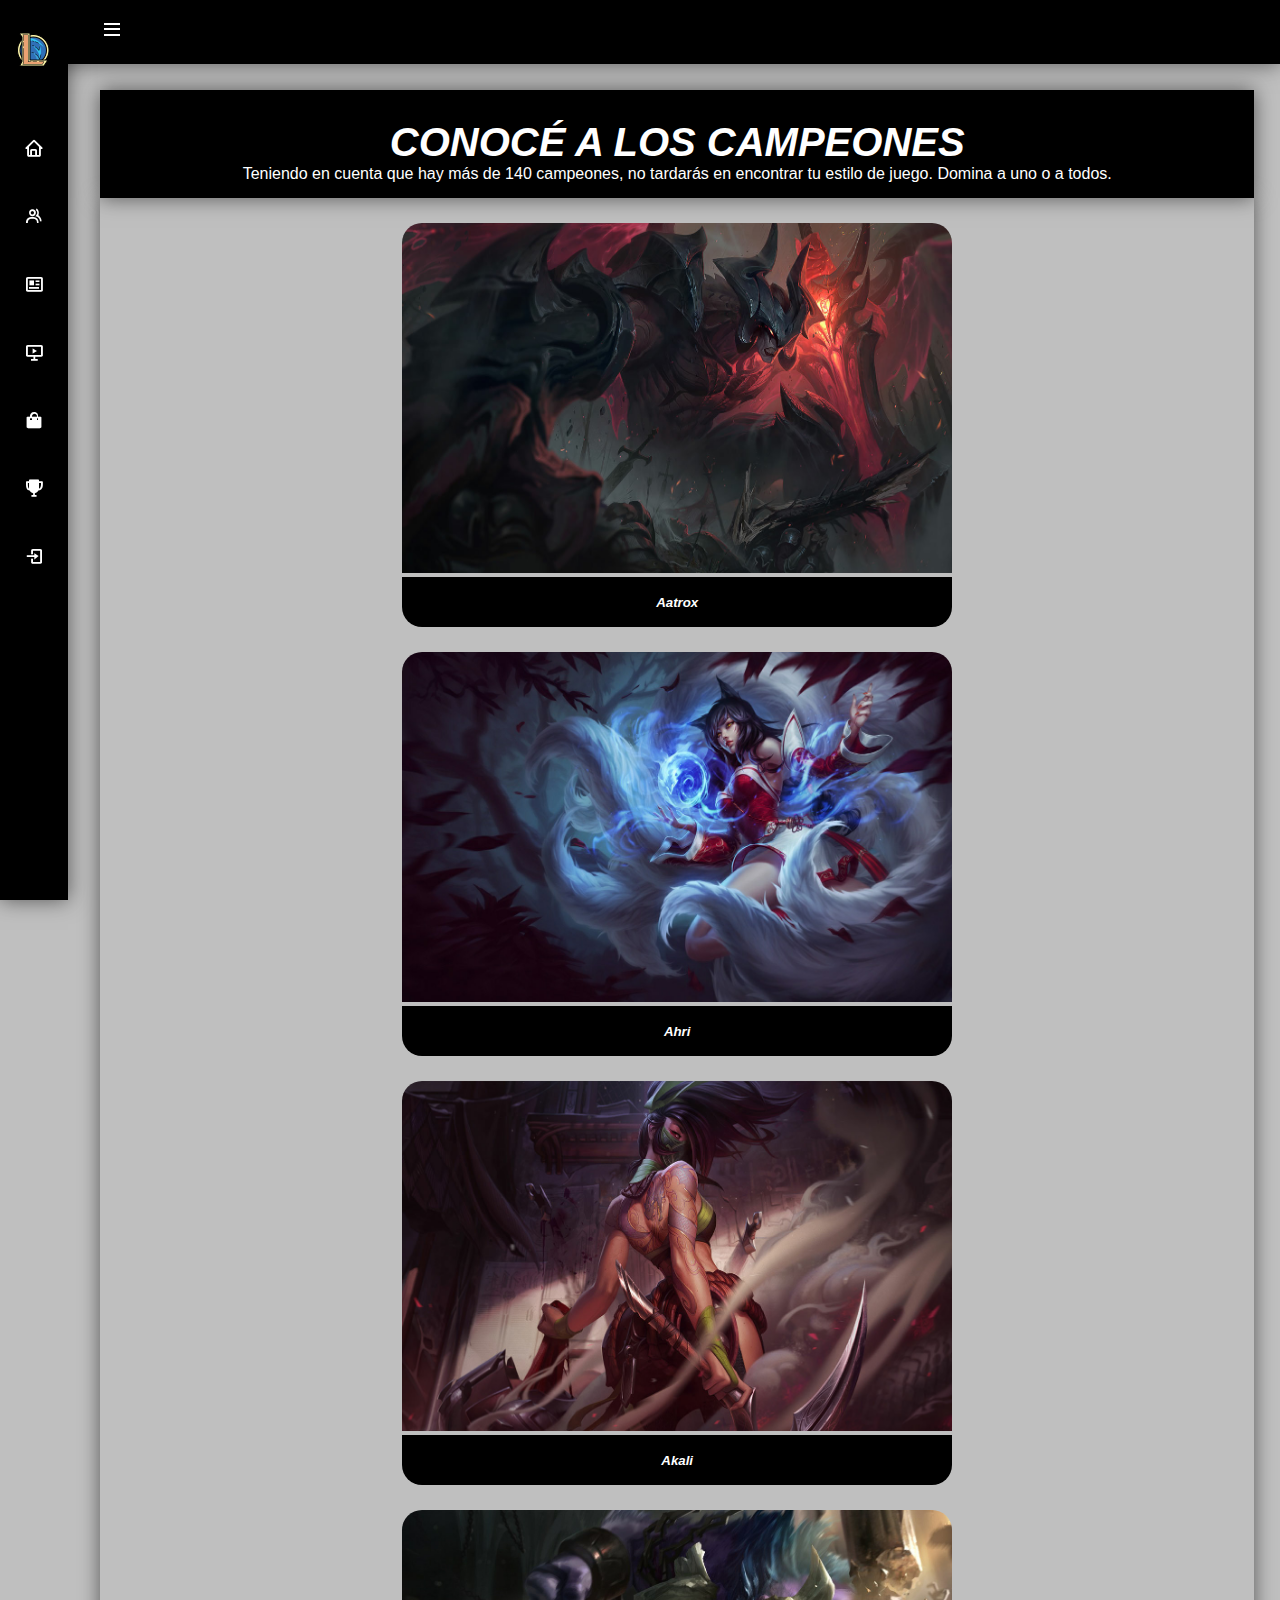
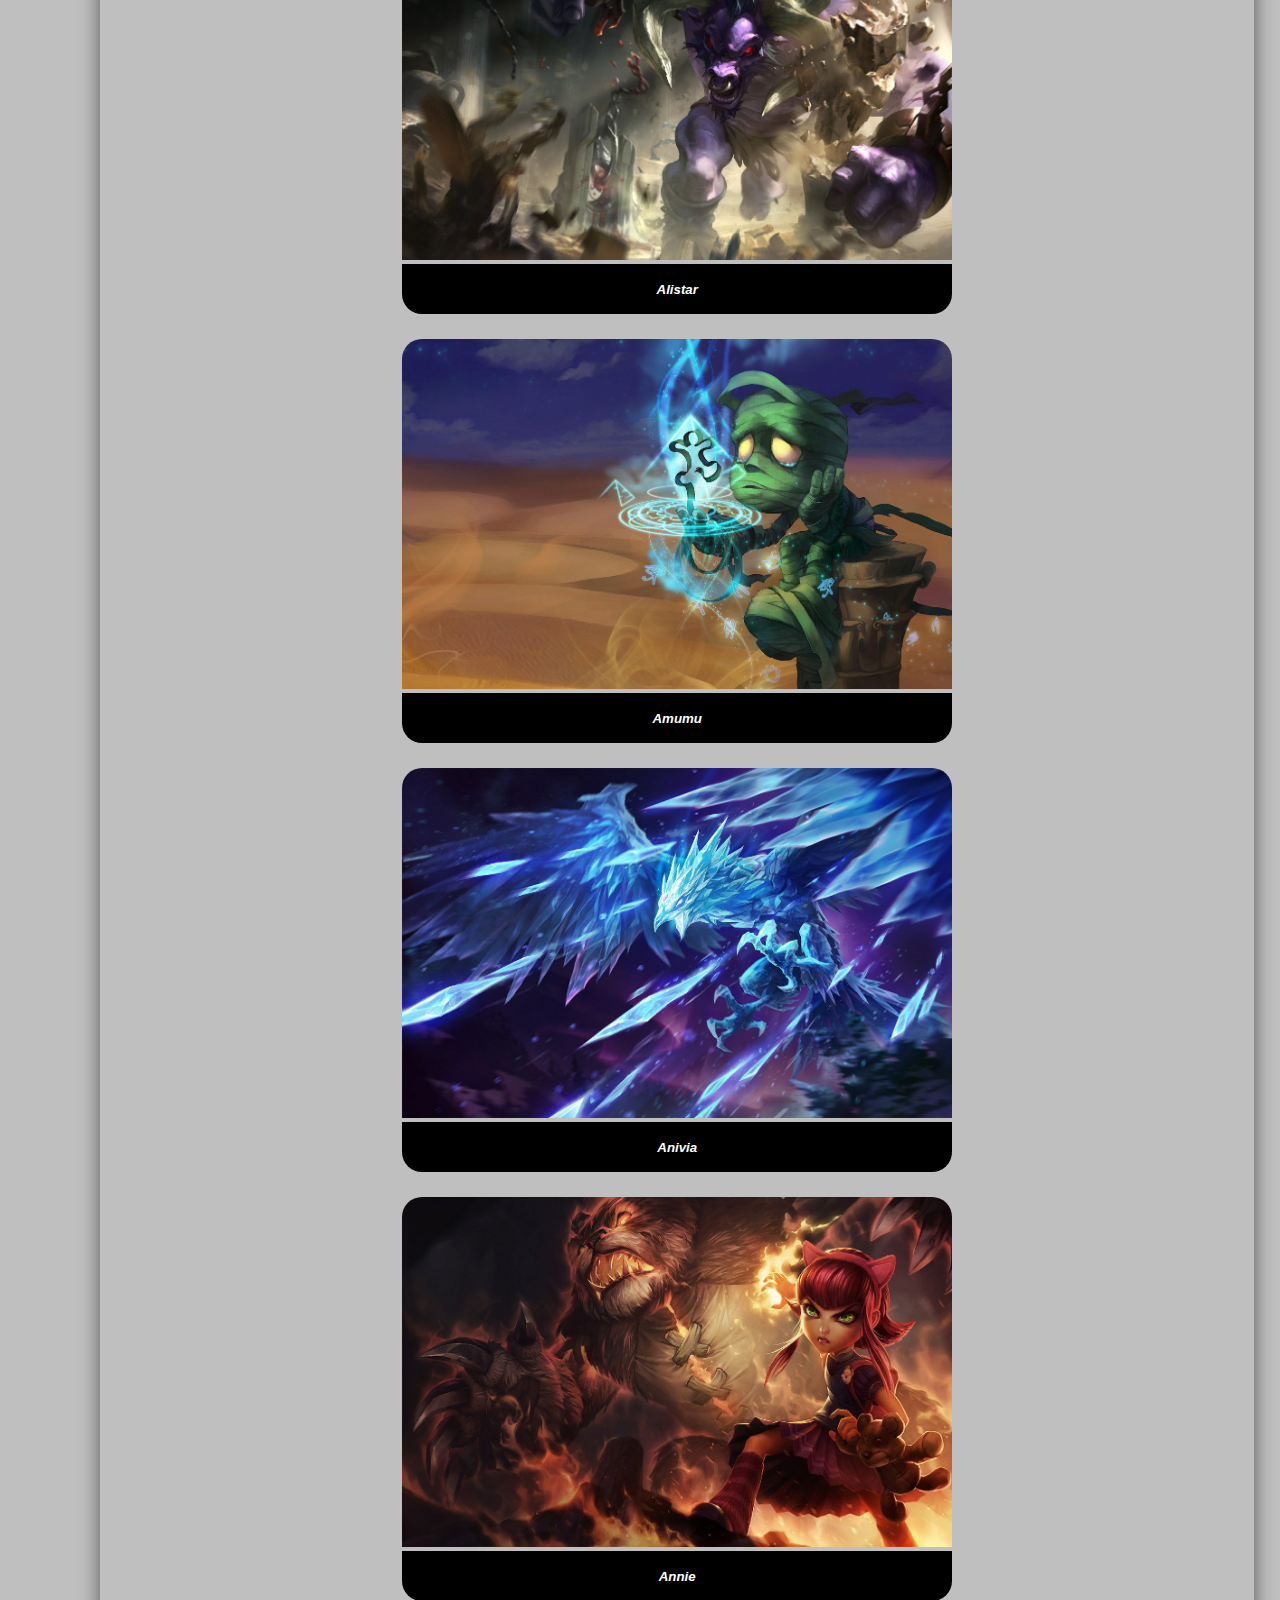
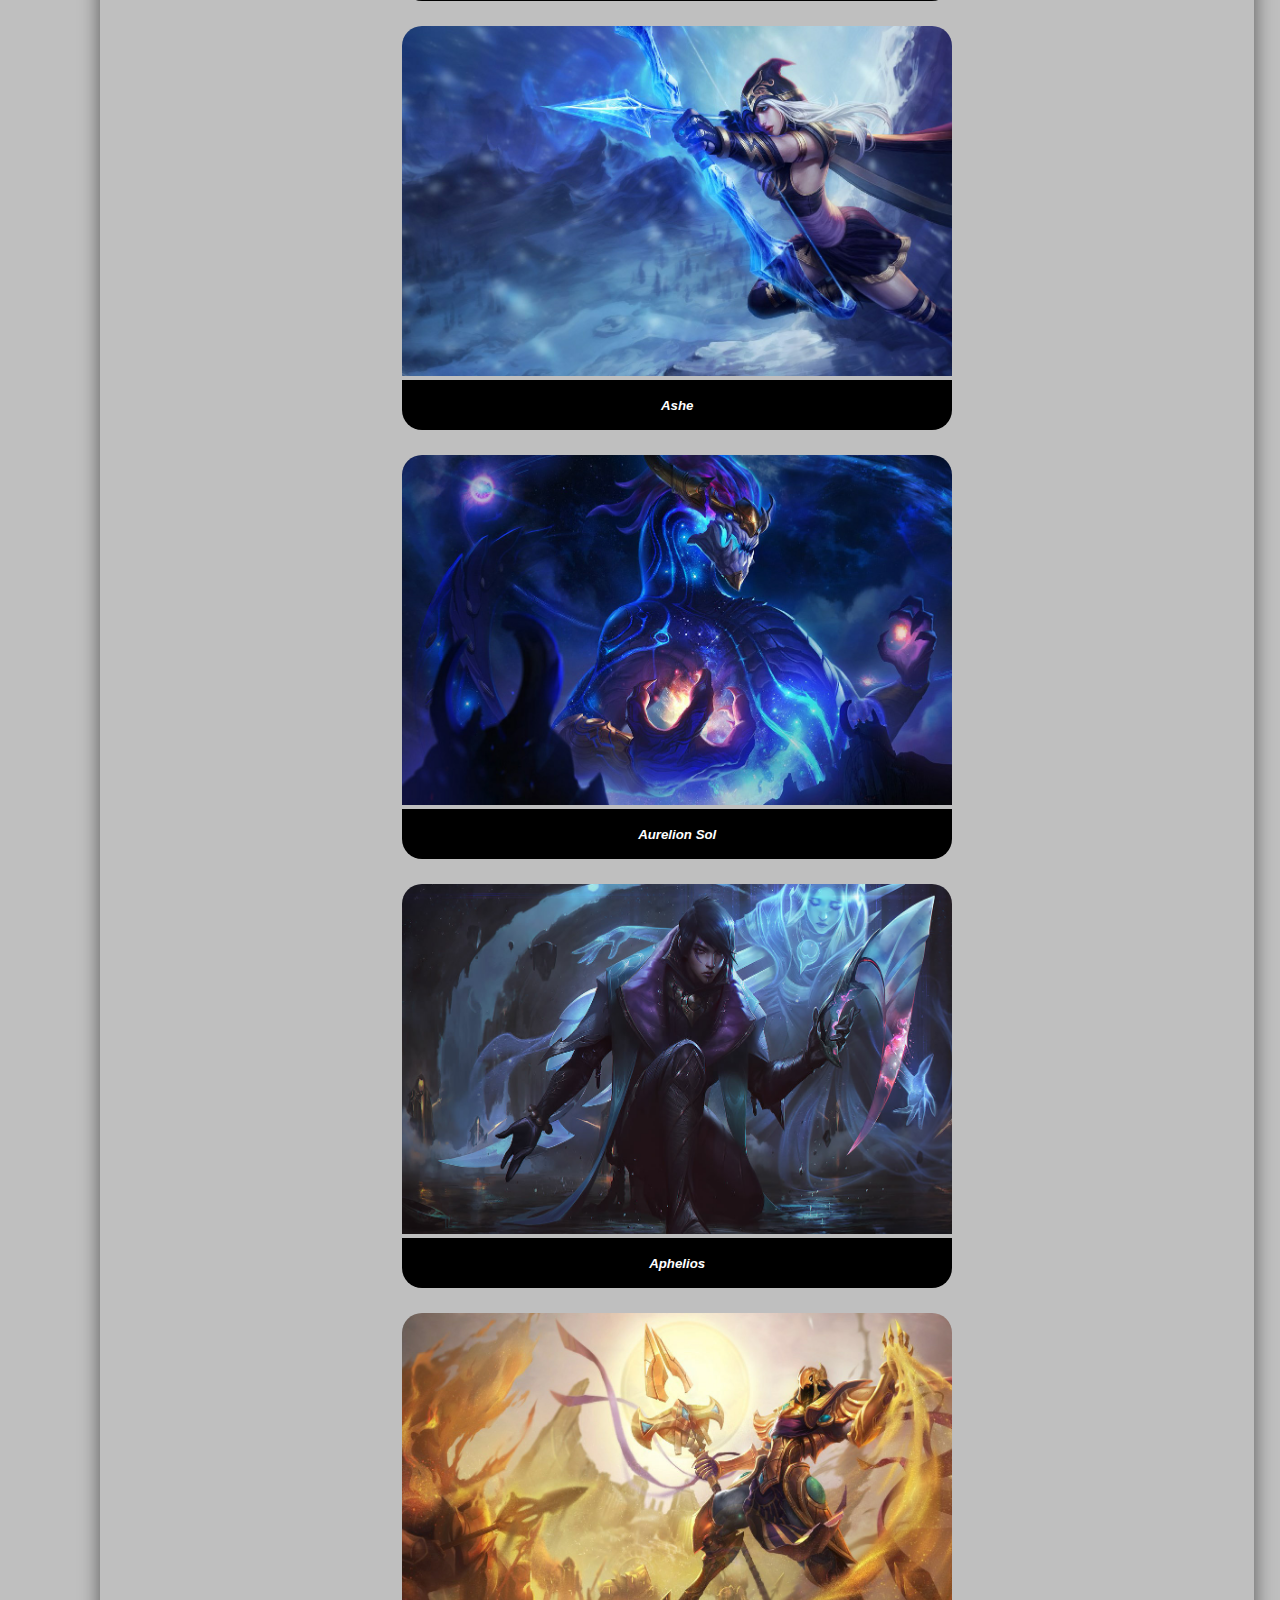
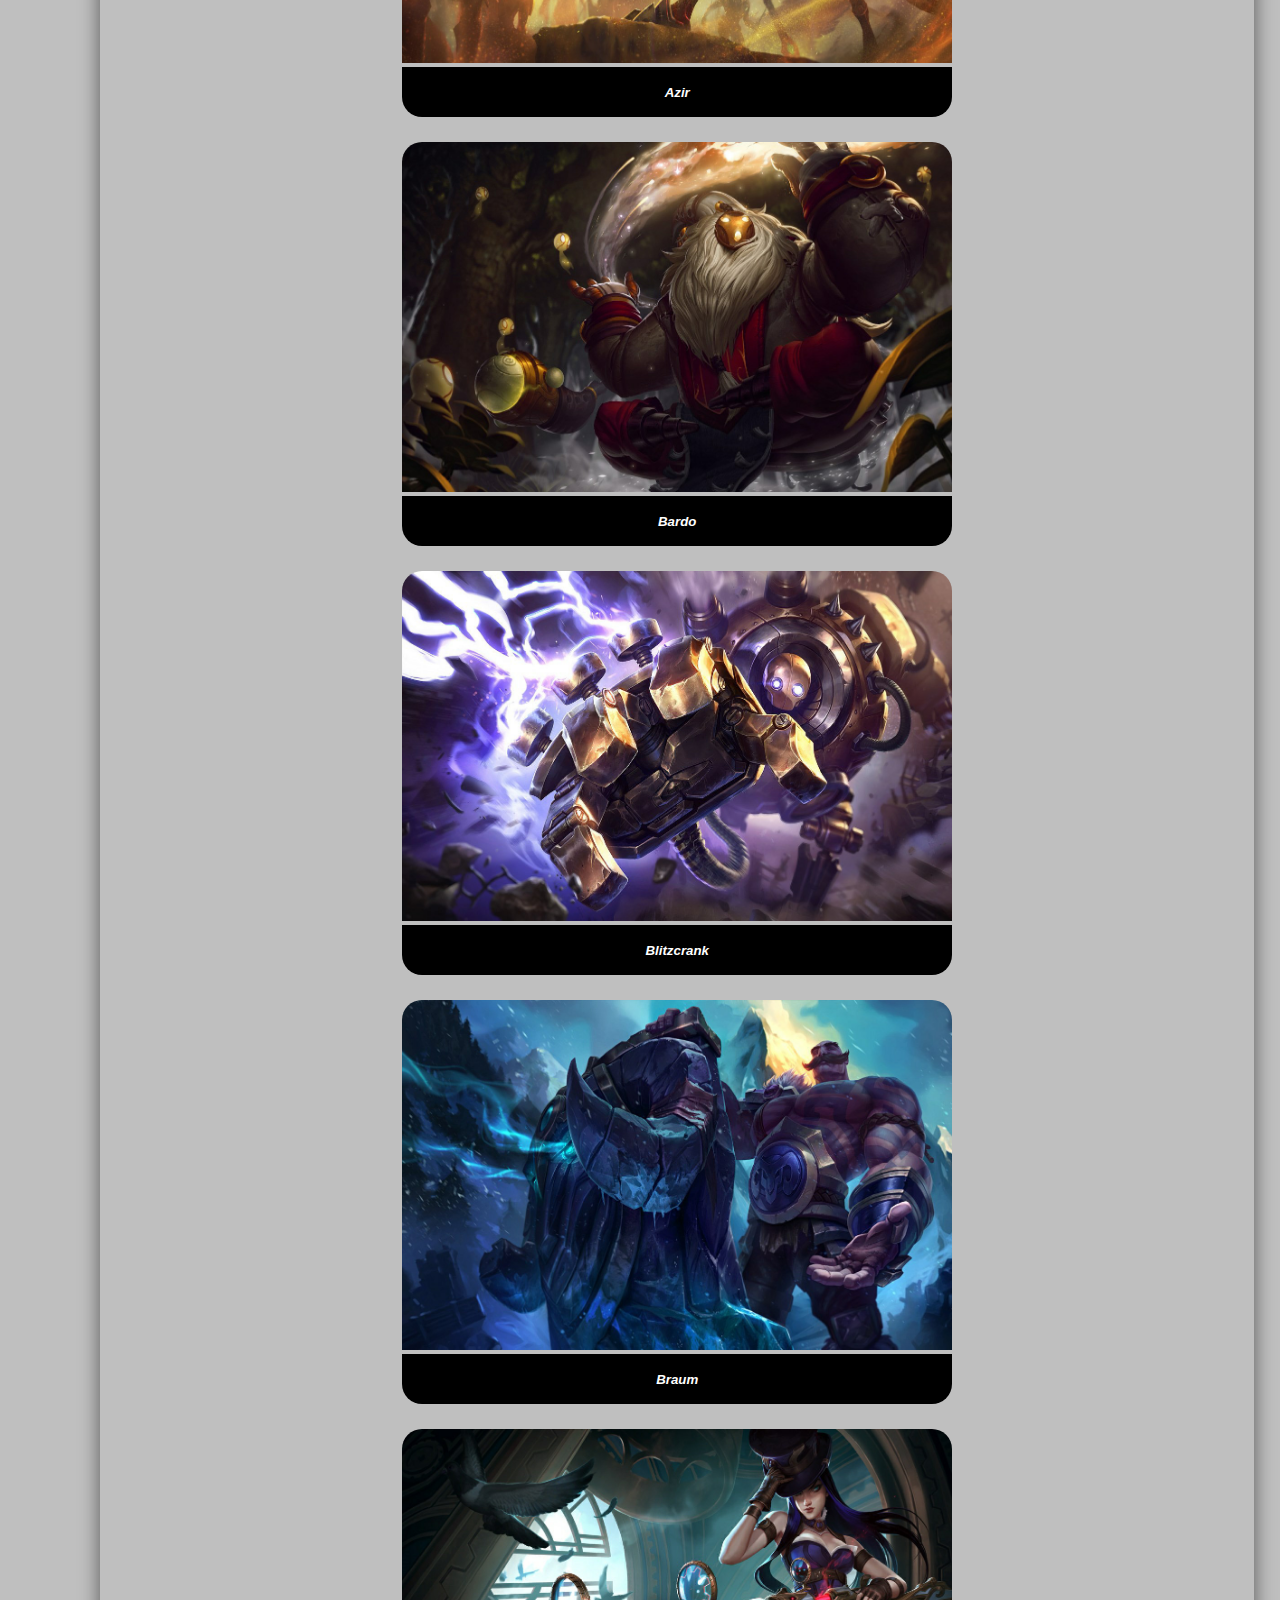
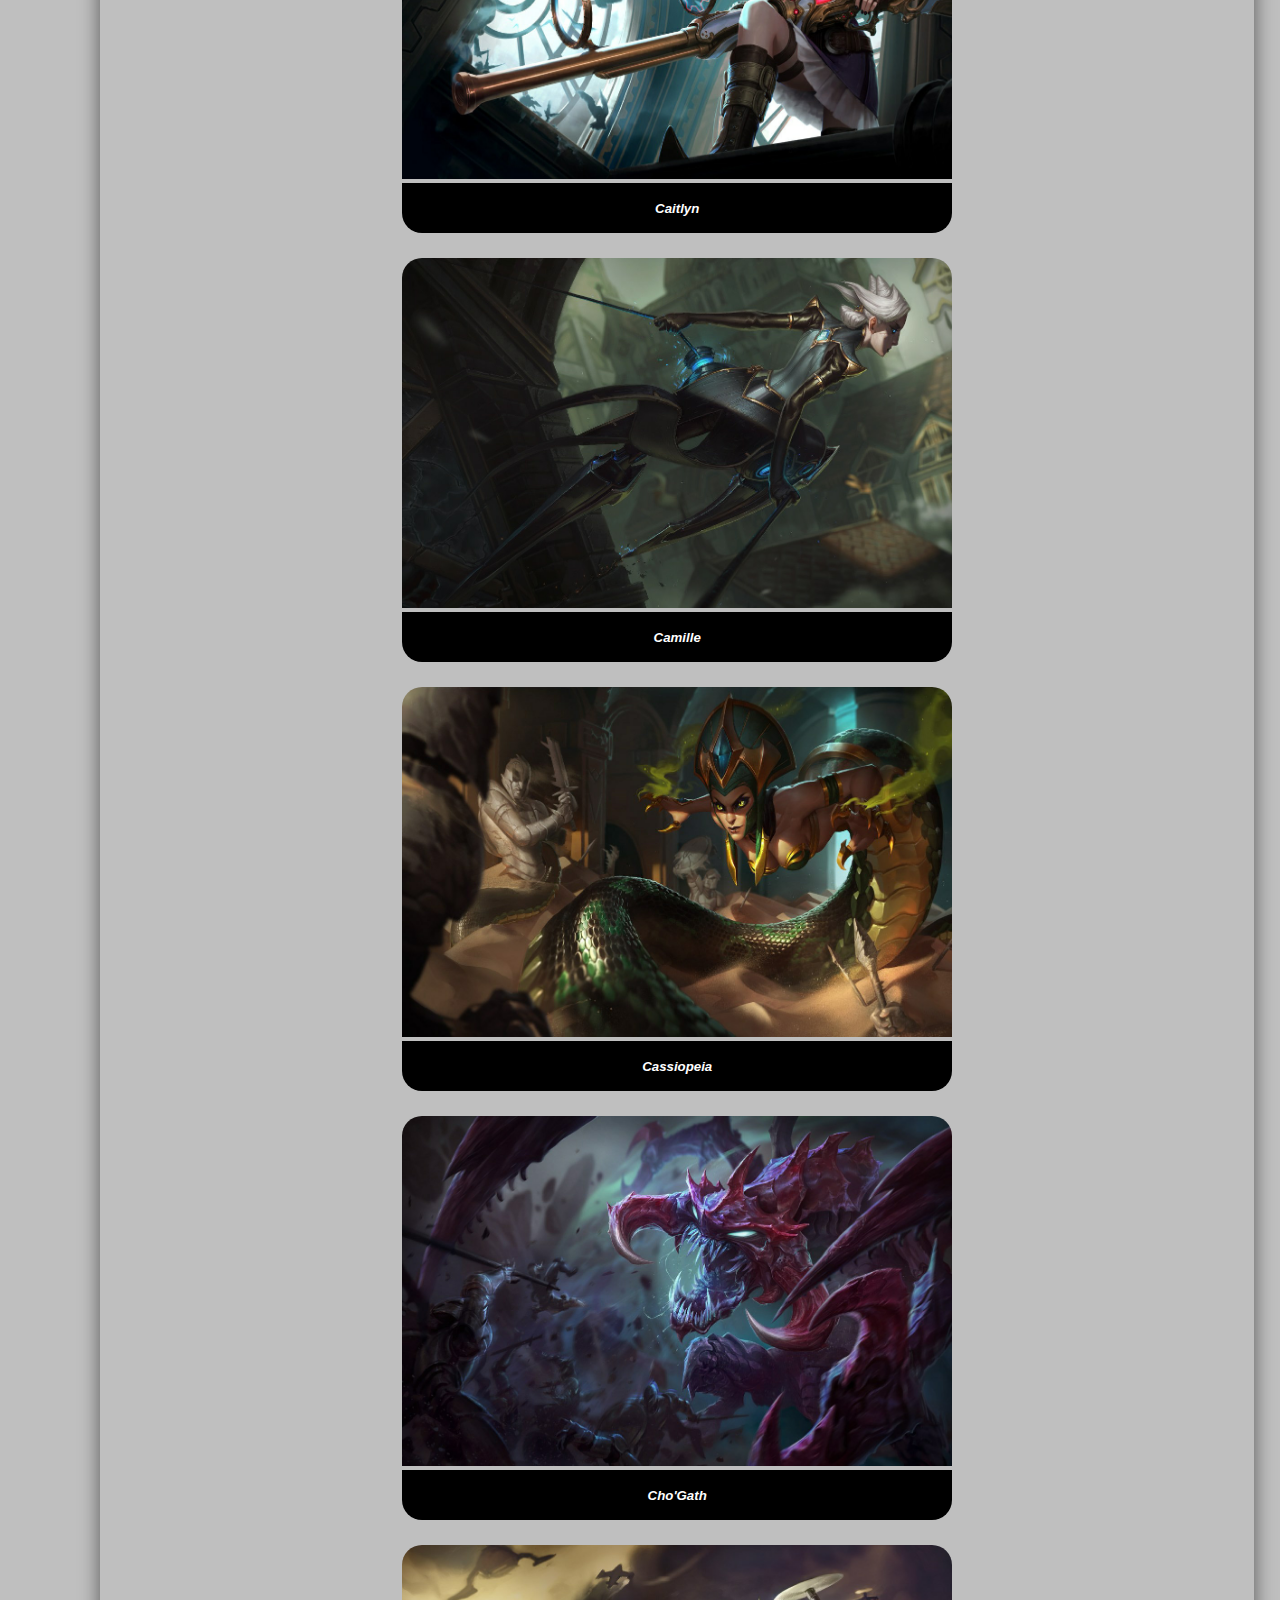
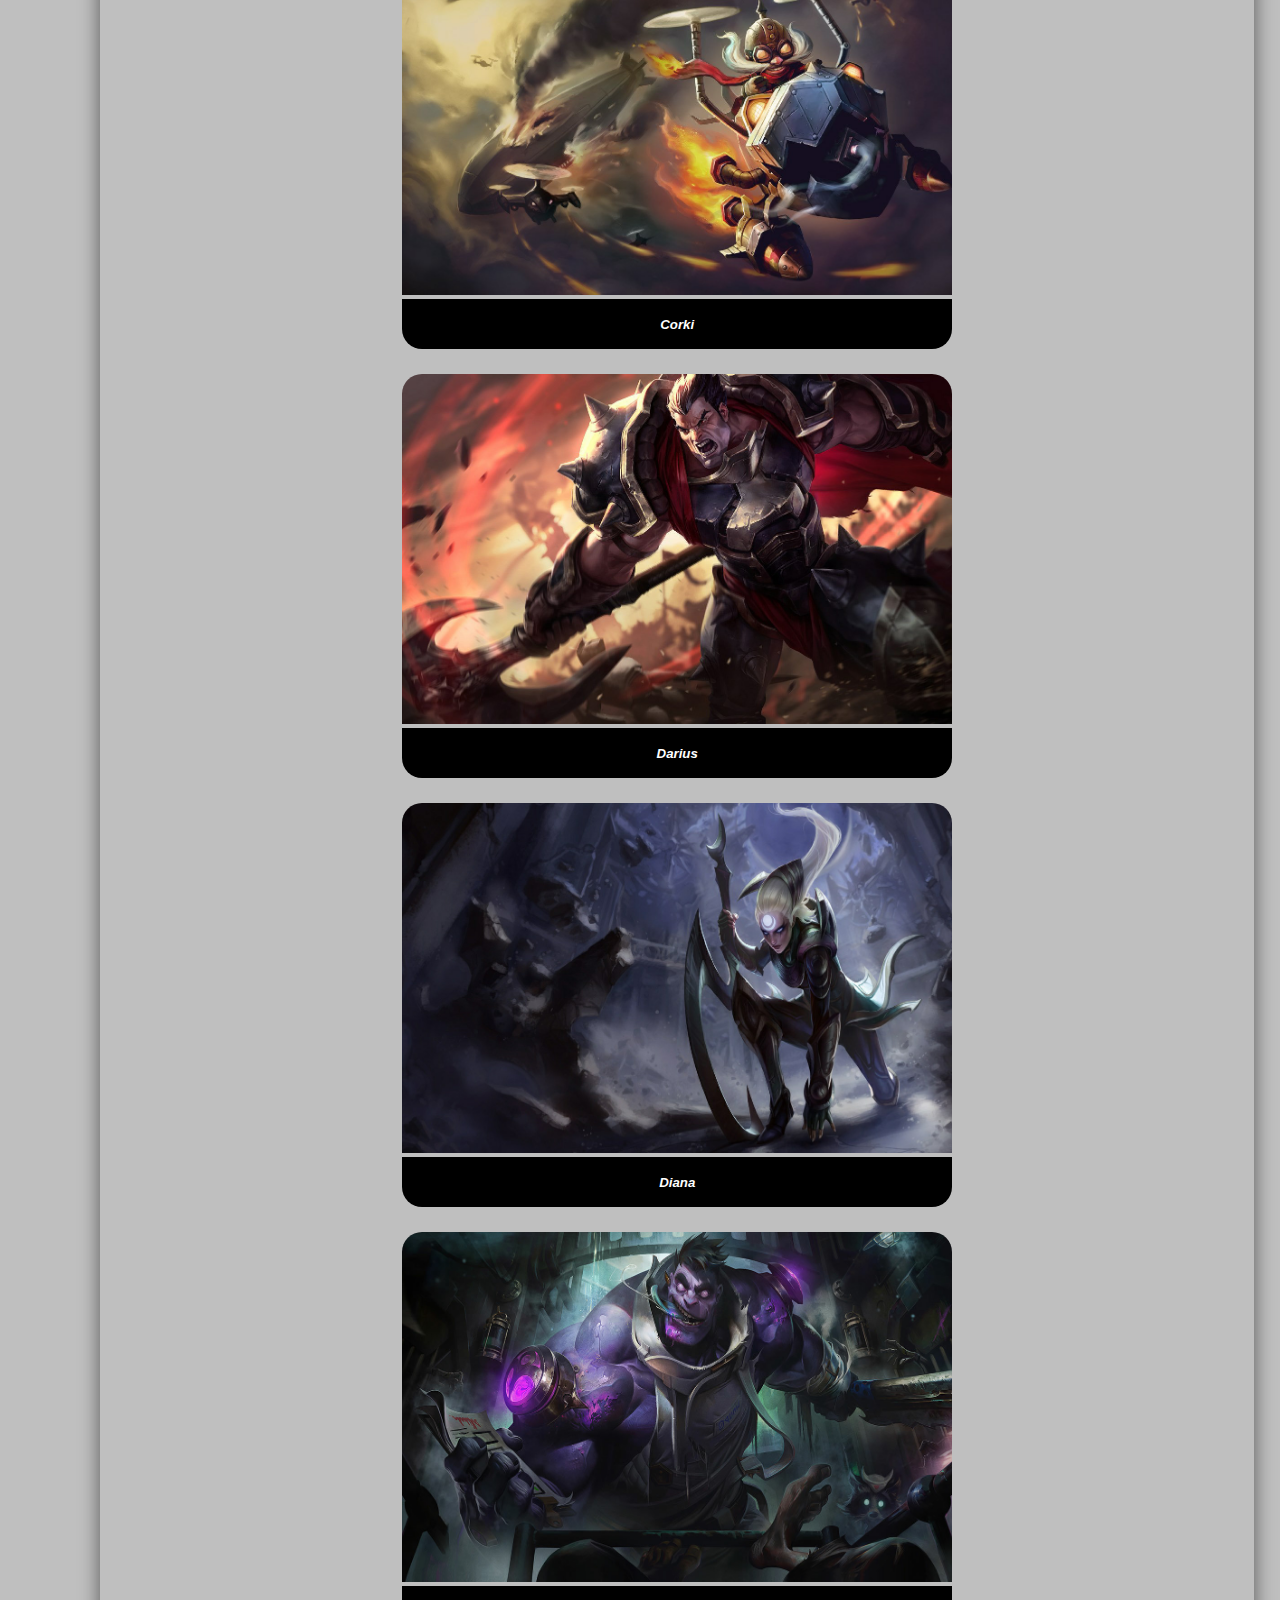
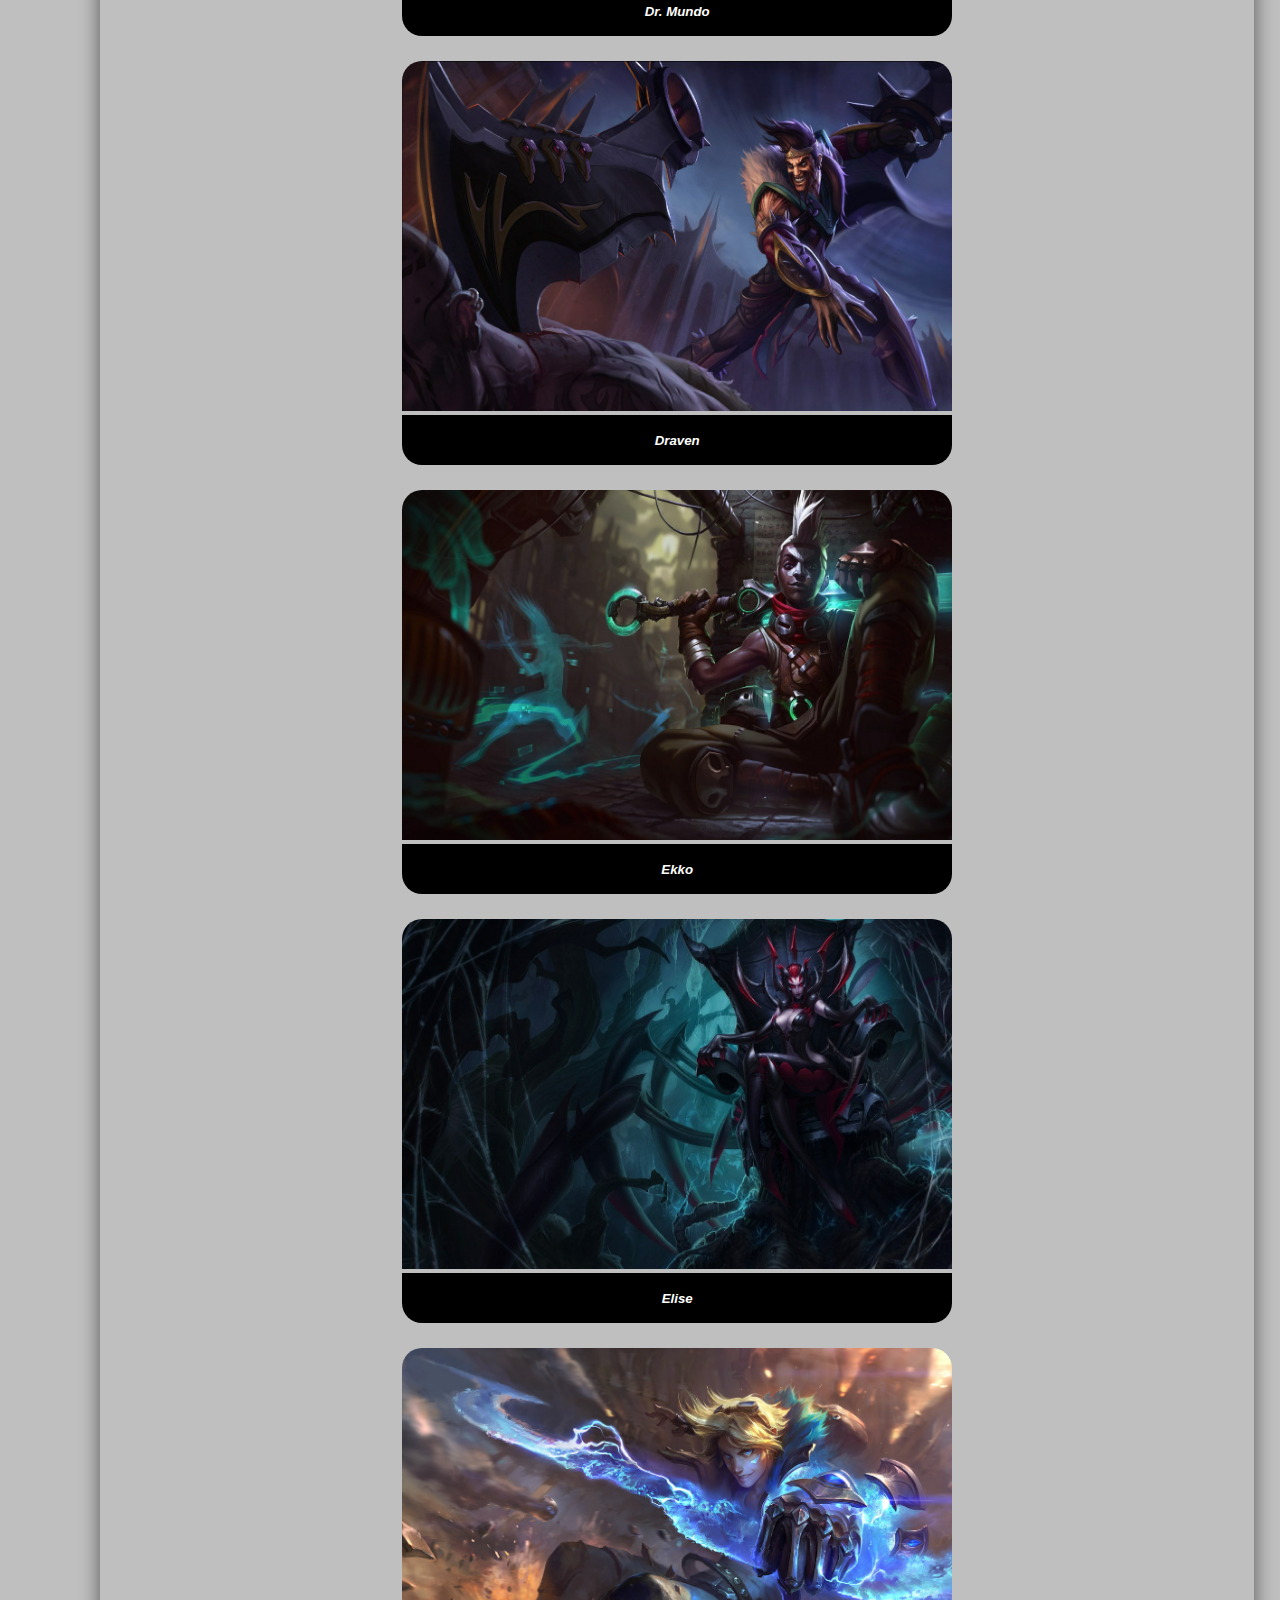
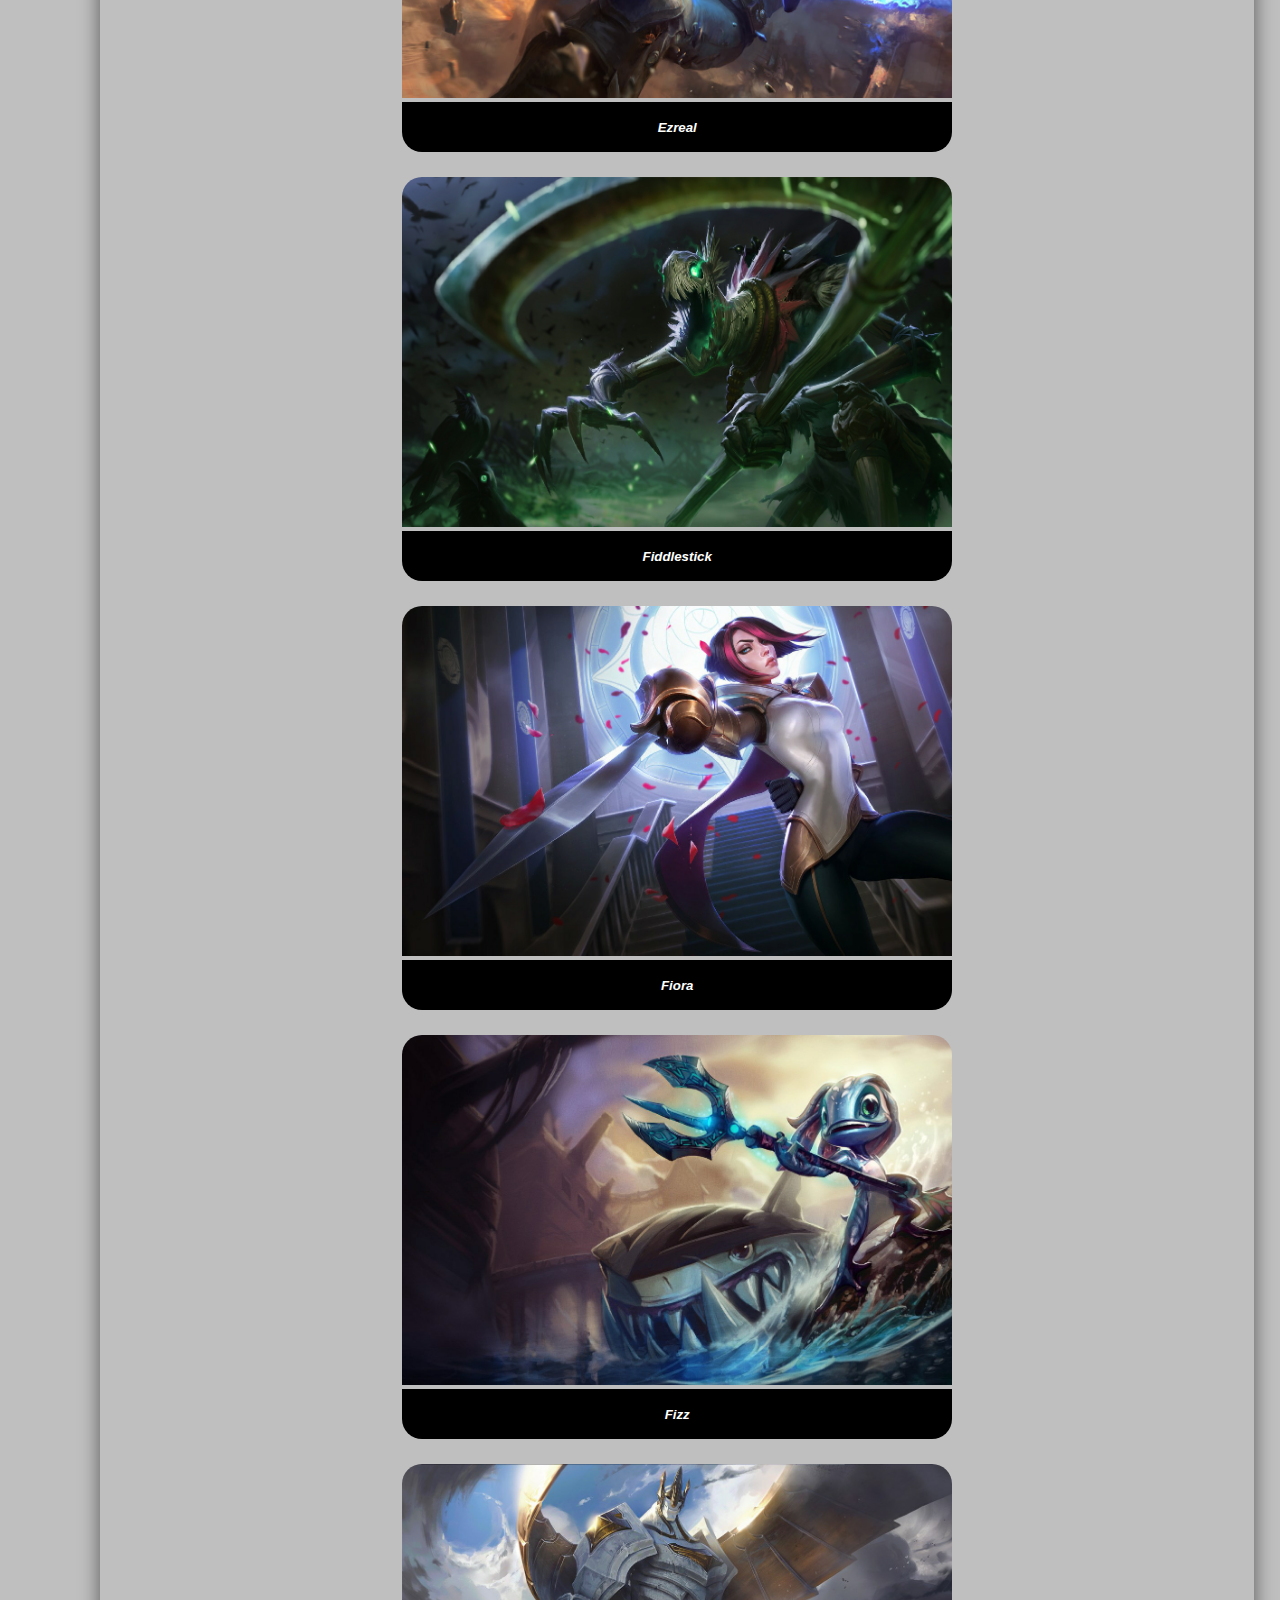
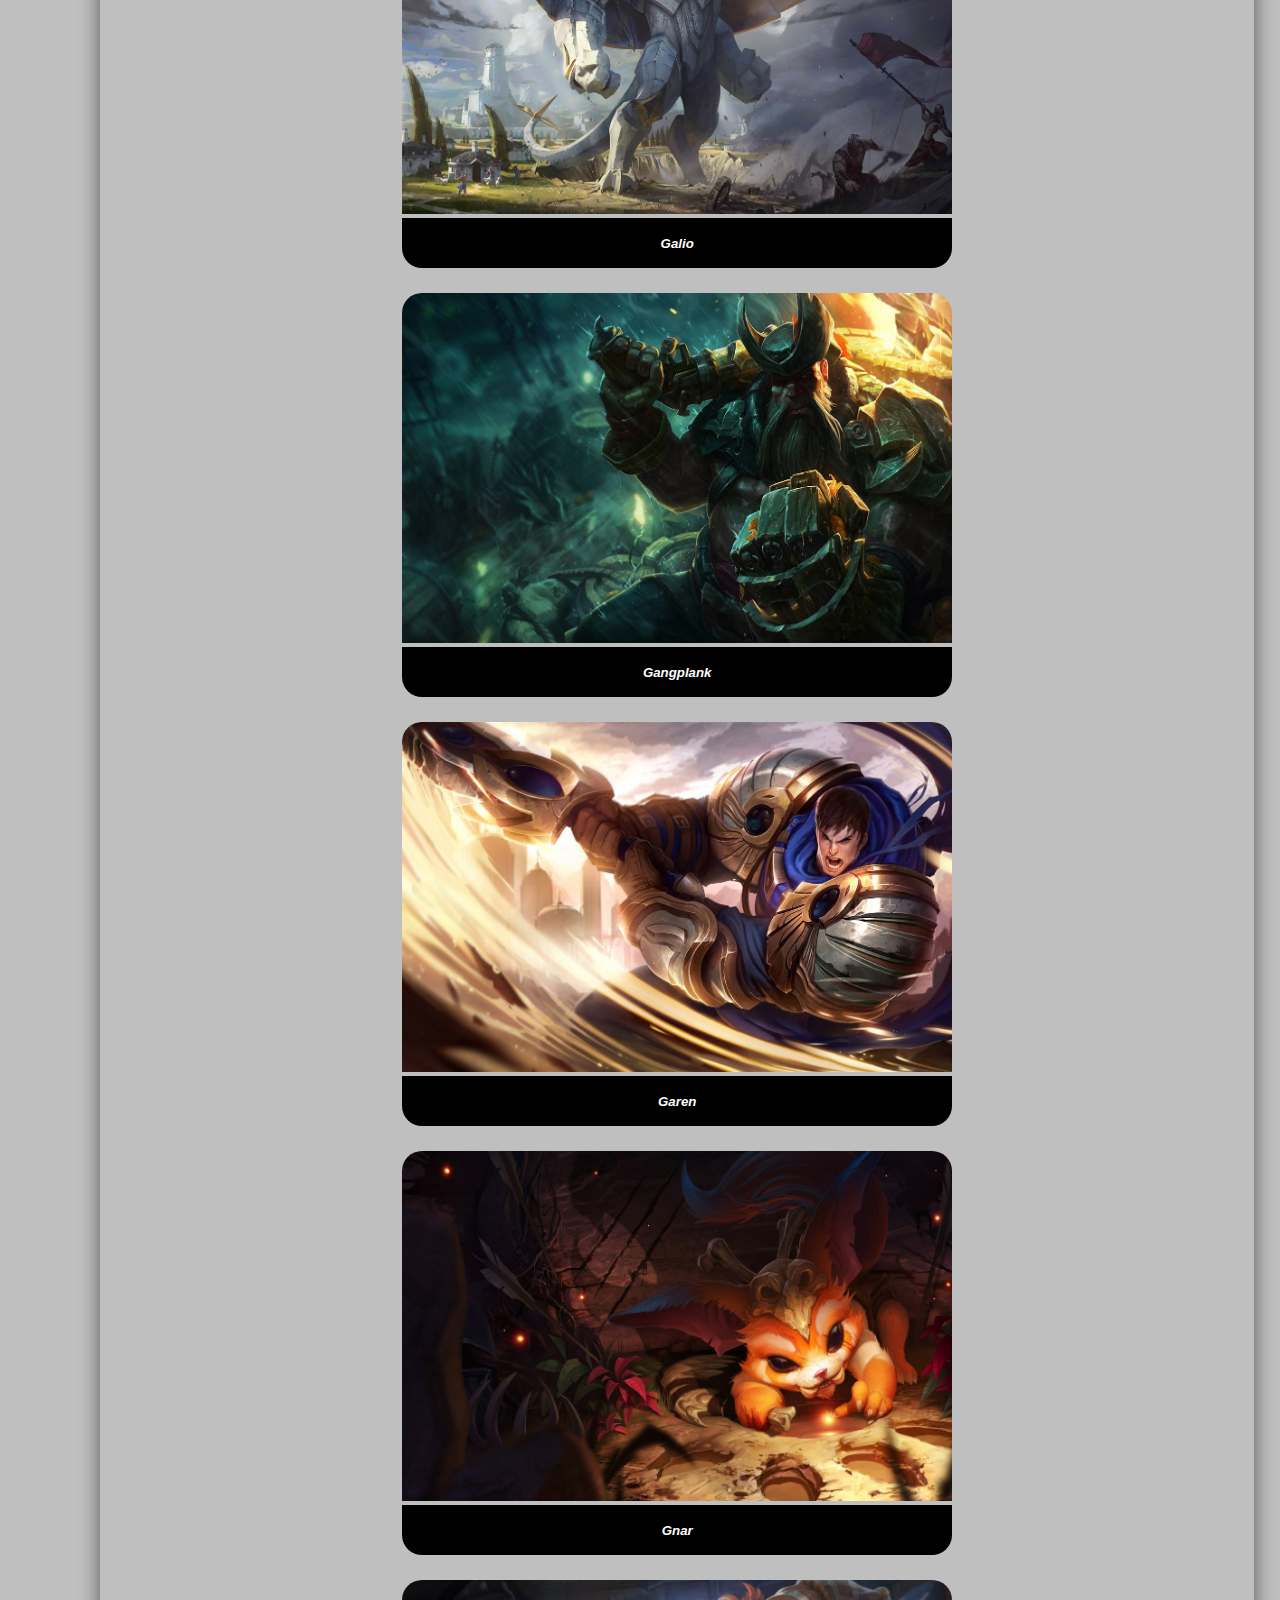
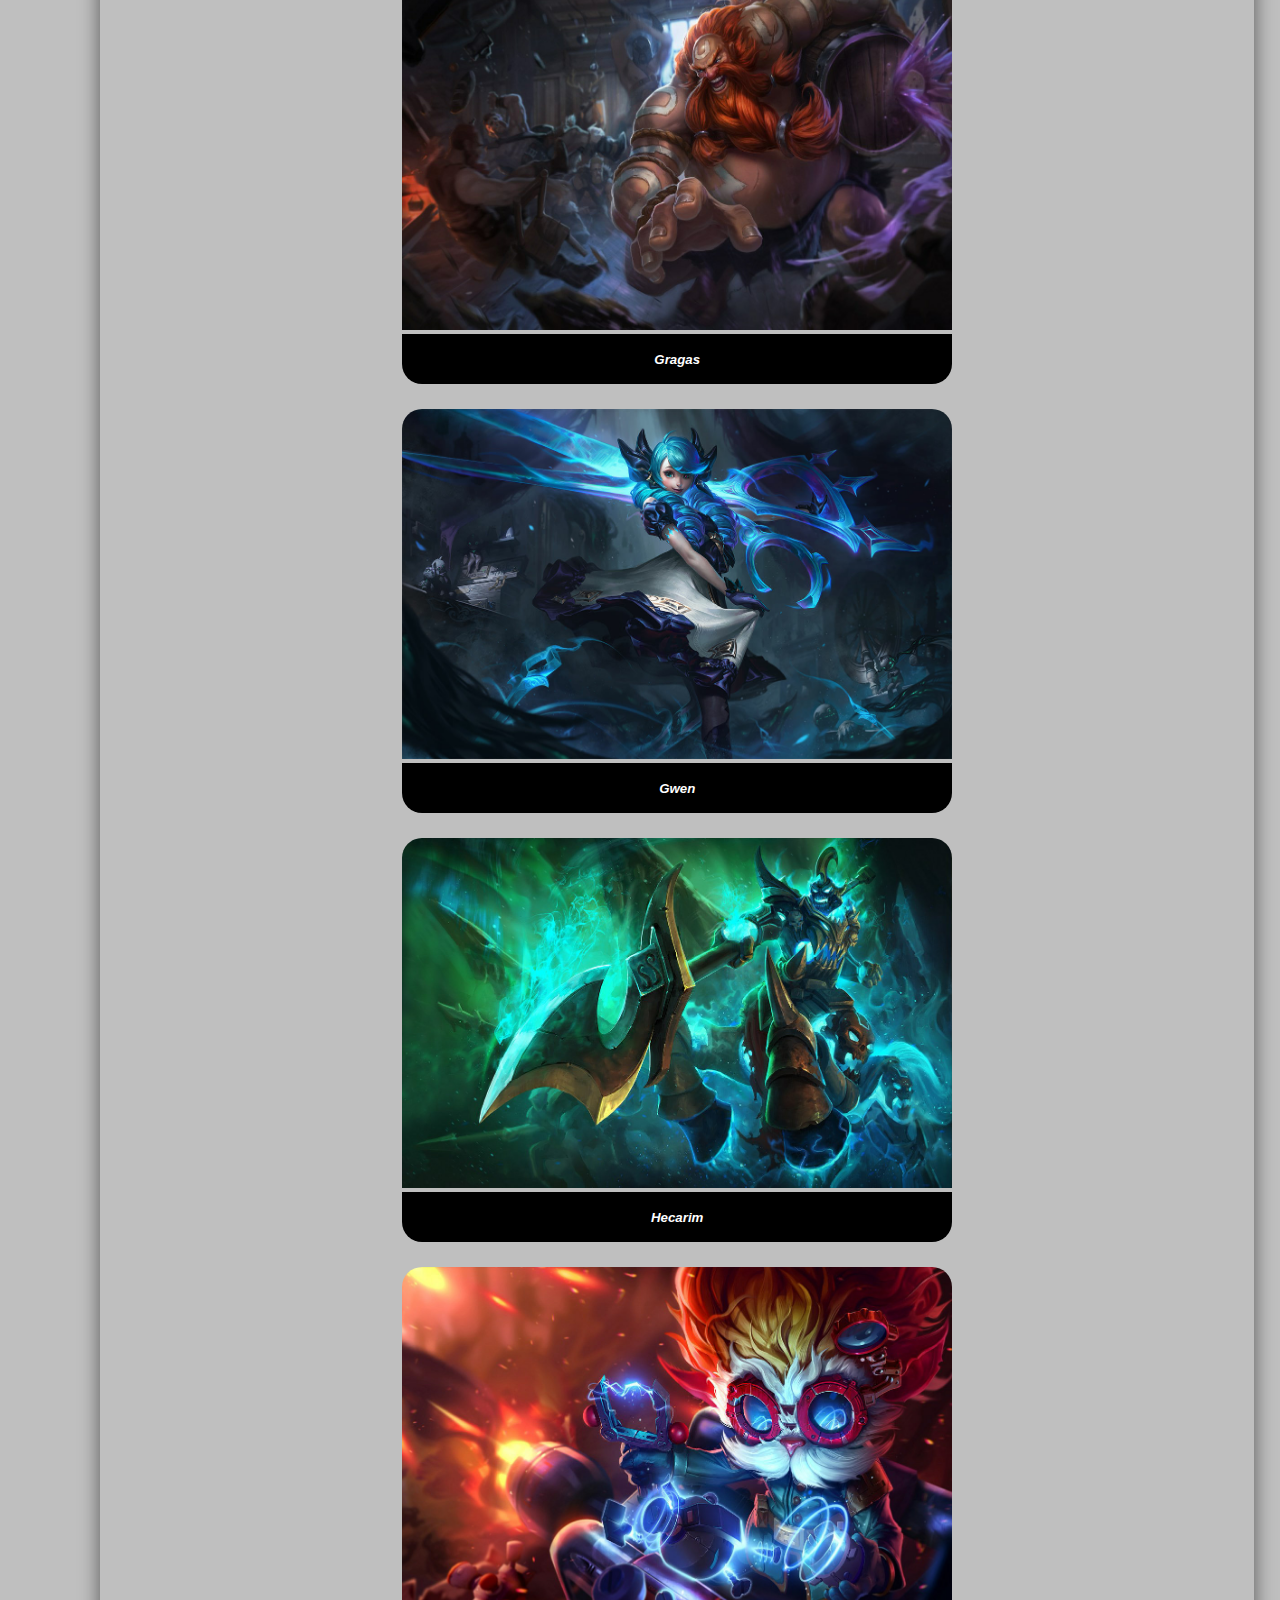
<file: campeones.html>
<!DOCTYPE html>
<html lang="en">
<head>
    <meta charset="UTF-8">
    <meta name="viewport" content="width=device-width, initial-scale=1.0">
    <meta name="description" content="Encuentra aquí a todos los campeones disponibles de League of Legends, con más de 140 actualmente.">
    <meta name="keywords" content="JUEGOS,LOL,LEAGUE OF LEGENDS, CAMPEONES, INFORMACIÓN, PERSONAJES">
    <!--Google Fonts-->
    <link rel="preconnect" href="https://fonts.gstatic.com">
    <link href="https://fonts.googleapis.com/css2?family=Noto+Sans+TC:wght@300&family=Playfair+Display&display=swap" rel="stylesheet">
    <!--Bootstrap CSS-->
    <link href="https://cdn.jsdelivr.net/npm/bootstrap@5.0.1/dist/css/bootstrap.min.css" rel="stylesheet" integrity="sha384-+0n0xVW2eSR5OomGNYDnhzAbDsOXxcvSN1TPprVMTNDbiYZCxYbOOl7+AMvyTG2x" crossorigin="anonymous">
    <!--Estilos Propios-->
    <link rel="stylesheet" href="./scss/style.css" type="text/css">
    <!--Estilos Propios-->
    <script type="text/javascript" src="js/main.js"></script>
    <!--FontAwesome-->
    <link rel="stylesheet" href="https://use.fontawesome.com/releases/v5.6.3/css/all.css" integrity="sha384-UHRtZLI+pbxtHCWp1t77Bi1L4ZtiqrqD80Kn4Z8NTSRyMA2Fd33n5dQ8lWUE00s/" crossorigin="anonymous">
    <link href='https://unpkg.com/boxicons@2.0.7/css/boxicons.min.css' rel='stylesheet'>
    <!--Título/Ícono-->
    <title>League of Legends</title>
    <link rel="shortcut icon" href="media/img/logo/logolol.png" width="32" height="32px">
</head>
<body id="body-pd">

    <!--Encabezado de las Páginas-->
    <!--Botón para abrir Menú-->
    <header class="header" id="header">
        <div class="header-toggle"><i class='bx bx-menu' id="header-toggle"></i></div>

        <!--Redes Sociales-->
        <div class="social">
            <a href="https://www.facebook.com/LeagueofLegendsLatino"><i class="fab fa-facebook"></i></a>
            <a href="https://twitter.com/lollatam"><i class="fab fa-twitter"></i></a>
            <a href="https://www.instagram.com/juegalol/"><i class="fab fa-instagram"></i></a>
            <a href="https://www.youtube.com/user/RiotGamesLatino"><i class="fab fa-youtube"></i></a>
            <a href="https://es.linkedin.com/company/riot-games"><i class="fab fa-linkedin"></i></a>
            <a href="https://www.reddit.com/r/leagueoflegends/"><i class="fab fa-reddit-square"></i></a>
        </div>
    </header>

    <!--Menú Lateral-->
    <div class="l-navbar" id="nav-bar">
        <nav class="nav">
            <div> 
                <a href="index.html" class="nav-logo"> 
                    <img src="media/img/logo/logolol.png" class="nav-logo-img" alt="Logo Lol">
                    <span class="nav-logo-name">League of Legends</span> 
                </a>

            <div class="nav-list"> 
                <a href="index.html" class="nav-link"> 
                    <i class='bx bx-home nav-icon'></i> 
                    <span class="nav-name">Inicio</span> 
                </a> 

                <a href="campeones.html" class="nav-link"> 
                    <i class='bx bx-group nav-icon'></i> 
                    <span class="nav-name">Campeones</span> 
                </a> 

                <a href="noticias.html" class="nav-link"> 
                    <i class='bx bx-news nav-icon'></i> 
                    <span class="nav-name">Noticias</span> 
                </a> 

                <a href="multimedia.html" class="nav-link"> 
                    <i class='bx bx-slideshow nav-icon'></i> 
                    <span class="nav-name">Multimedia</span> 
                </a>

                <a href="tienda.html" class="nav-link"> 
                    <i class='bx bxs-shopping-bag nav-icon'></i> 
                    <span class="nav-name">Tienda</span> 
                </a>

                <a href="torneos.html" class="nav-link"> 
                    <i class='bx bxs-trophy nav-icon'></i> 
                    <span class="nav-name">Torneos</span> 
                </a>

                <a href="registro.html" class="nav-link"> 
                    <i class='bx bx-log-in nav-icon'></i> 
                    <span class="nav-name">Registro</span> 
                </a>
            </div>
            </div>
        </nav>
    </div>

    <!--Título de las Páginas-->
    <div class="titulos">
        <h1>CONOCÉ A LOS CAMPEONES</h1>
        <p>Teniendo en cuenta que hay más de 140 campeones, no tardarás en encontrar tu estilo de juego. Domina a uno o a todos.</p>
    </div>

    <!--Campeones-->
    <div class="campeones">
        <div>
            <img src="media/img/campeones/Aatrox_0.jpg" alt="Aatrox">
            <h5>Aatrox</h5>
        </div>
        <div>
            <img src="media/img/campeones/Ahri_0.jpg" alt="Ahri">
            <h5>Ahri</h5>
        </div>
        <div>
            <img src="media/img/campeones/Akali_0.jpg" alt="Akali">
            <h5>Akali</h5>
        </div>
        <div>
            <img src="media/img/campeones/Alistar_0.jpg" alt="Alistar">
            <h5>Alistar</h5>
        </div>
        <div>
            <img src="media/img/campeones/Amumu_0.jpg" alt="Amumu">
            <h5>Amumu</h5>
        </div>
        <div>
            <img src="media/img/campeones/Anivia_0.jpg" alt="Anivia">
            <h5>Anivia</h5>
        </div>
        <div>
            <img src="media/img/campeones/Annie_0.jpg" alt="Annie">
            <h5>Annie</h5>
        </div>
        <div>
            <img src="media/img/campeones/Ashe_0.jpg" alt="Ashe">
            <h5>Ashe</h5>
        </div>
        <div>
            <img src="media/img/campeones/AurelionSol_0.jpg" alt="Aurelion Sol">
            <h5>Aurelion Sol</h5>
        </div>
        <div>
            <img src="media/img/campeones/Aphelios_0.jpg" alt="Aphelios">
            <h5>Aphelios</h5>
        </div>
        <div>
            <img src="media/img/campeones/Azir_0.jpg" alt="Azir">
            <h5>Azir</h5>
        </div>
        <div>
            <img src="media/img/campeones/Bard_0.jpg" alt="Bardo">
            <h5>Bardo</h5>
        </div>
        <div>
            <img src="media/img/campeones/Blitzcrank_0.jpg" alt="Blitzcrank">
            <h5>Blitzcrank</h5>
        </div>
        <div>
            <img src="media/img/campeones/Braum_0.jpg" alt="Braum">
            <h5>Braum</h5>
        </div>
        <div>
            <img src="media/img/campeones/Caitlyn_0.jpg" alt="Caitlyn">
            <h5>Caitlyn</h5>
        </div>
        <div>
            <img src="media/img/campeones/Camille_0.jpg" alt="Camille">
            <h5>Camille</h5>
        </div>
        <div>
            <img src="media/img/campeones/Cassiopeia_0.jpg" alt="Cassiopeia">
            <h5>Cassiopeia</h5>
        </div>
        <div>
            <img src="media/img/campeones/Chogath_0.jpg" alt="Cho gath">
            <h5>Cho'Gath</h5>
        </div>
        <div>
            <img src="media/img/campeones/Corki_0.jpg" alt="Corki">
            <h5>Corki</h5>
        </div>
        <div>
            <img src="media/img/campeones/Darius_0.jpg" alt="Darius">
            <h5>Darius</h5>
        </div>
        <div>
            <img src="media/img/campeones/Diana_0.jpg" alt="Diana">
            <h5>Diana</h5>
        </div>
        <div>
            <img src="media/img/campeones/DrMundo_0.jpg" alt="Dr Mundo">
            <h5>Dr. Mundo</h5>
        </div>
        <div>
            <img src="media/img/campeones/Draven_0.jpg" alt="Draven">
            <h5>Draven</h5>
        </div>
        <div>
            <img src="media/img/campeones/Ekko_0.jpg" alt="Ekko">
            <h5>Ekko</h5>
        </div>
        <div>
            <img src="media/img/campeones/Elise_0.jpg" alt="Elise">
            <h5>Elise</h5>
        </div>
        <div>
            <img src="media/img/campeones/Ezreal_0.jpg" alt="Ezreal">
            <h5>Ezreal</h5>
        </div>
        <div>
            <img src="media/img/campeones/Fiddlesticks_0.jpg" alt="Fiddlestick">
            <h5>Fiddlestick</h5>
        </div>
        <div>
            <img src="media/img/campeones/Fiora_0.jpg" alt="Fiora">
            <h5>Fiora</h5>
        </div>
        <div>
            <img src="media/img/campeones/Fizz_0.jpg" alt="Fizz">
            <h5>Fizz</h5>
        </div>
        <div>
            <img src="media/img/campeones/Galio_0.jpg" alt="Galio">
            <h5>Galio</h5>
        </div>
        <div>
            <img src="media/img/campeones/Gangplank_0.jpg" alt="Gangplank">
            <h5>Gangplank</h5>
        </div>
        <div>
            <img src="media/img/campeones/Garen_0.jpg" alt="Garen">
            <h5>Garen</h5>
        </div>
        <div>
            <img src="media/img/campeones/Gnar_0.jpg" alt="Gnar">
            <h5>Gnar</h5>
        </div>
        <div>
            <img src="media/img/campeones/Gragas_0.jpg" alt="Gragas">
            <h5>Gragas</h5>
        </div>
        <div>
            <img src="media/img/campeones/Gwen_0.jpg" alt="Gwen">
            <h5>Gwen</h5>
        </div>
        <div>
            <img src="media/img/campeones/Hecarim_0.jpg" alt="Hecarim">
            <h5>Hecarim</h5>
        </div>
        <div>
            <img src="media/img/campeones/Heimerdinger_0.jpg" alt="Heimerdinger">
            <h5>Heimerdinger</h5>
        </div>
        <div>
            <img src="media/img/campeones/Illaoi_0.jpg" alt="Illaoi">
            <h5>Illaoi</h5>
        </div>
        <div>
            <img src="media/img/campeones/Irelia_0.jpg" alt="Irelia">
            <h5>Irelia</h5>
        </div>
        <div>
            <img src="media/img/campeones/Ivern_0.jpg" alt="Ivern">
            <h5>Ivern</h5>
        </div>
        <div>
            <img src="media/img/campeones/Janna_0.jpg" alt="Janna">
            <h5>Janna</h5>
        </div>
        <div>
            <img src="media/img/campeones/JarvanIV_0.jpg" alt="Jarvan IV">
            <h5>Jarvan IV</h5>
        </div>
        <div>
            <img src="media/img/campeones/Jax_0.jpg" alt="Jax">
            <h5>Jax</h5>
        </div>
        <div>
            <img src="media/img/campeones/Jayce_0.jpg" alt="Jayce">
            <h5>Jayce</h5>
        </div>
        <div>
            <img src="media/img/campeones/Jhin_0.jpg" alt="Jhin">
            <h5>Jhin</h5>
        </div>
        <div>
            <img src="media/img/campeones/Jinx_0.jpg" alt="Jinx">
            <h5>Jinx</h5>
        </div>
        <div>
            <img src="media/img/campeones/Kaisa_0.jpg" alt="Kaisa">
            <h5>Kai'Sa</h5>
        </div>
        <div>
            <img src="media/img/campeones/Kalista_0.jpg" alt="Kalista">
            <h5>Kalista</h5>
        </div>
        <div>
            <img src="media/img/campeones/Karma_0.jpg" alt="Karma">
            <h5>Karma</h5>
        </div>
        <div>
            <img src="media/img/campeones/Karthus_0.jpg" alt="Karthus">
            <h5>Karthus</h5>
        </div>
        <div>
            <img src="media/img/campeones/Kassadin_0.jpg" alt="Kassadin">
            <h5>Kassadin</h5>
        </div>
        <div>
            <img src="media/img/campeones/Katarina_0.jpg" alt="Katarina">
            <h5>Katarina</h5>
        </div>
        <div>
            <img src="media/img/campeones/Kayle_0.jpg" alt="Kayle">
            <h5>Kayle</h5>
        </div>
        <div>
            <img src="media/img/campeones/Kayn_0.jpg" alt="Kayn">
            <h5>Kayn</h5>
        </div>
        <div>
            <img src="media/img/campeones/Kennen_0.jpg" alt="Kennen">
            <h5>Kennen</h5>
        </div>
        <div>
            <img src="media/img/campeones/Khazix_0.jpg" alt="Khazix">
            <h5>Kha'Six</h5>
        </div>
        <div>
            <img src="media/img/campeones/Kindred_0.jpg" alt="Kindred">
            <h5>Kindred</h5>
        </div>
        <div>
            <img src="media/img/campeones/Kled_0.jpg" alt="Kled">
            <h5>Kled</h5>
        </div>
        <div>
            <img src="media/img/campeones/KogMaw_0.jpg" alt="Kogmaw">
            <h5>Kog'Maw</h5>
        </div>
        <div>
            <img src="media/img/campeones/Leblanc_0.jpg" alt="LeBlanc">
            <h5>LeBlanc</h5>
        </div>
        <div>
            <img src="media/img/campeones/LeeSin_0.jpg" alt="LeeSin">
            <h5>Lee Sin</h5>
        </div>
        <div>
            <img src="media/img/campeones/Leona_0.jpg" alt="Leona">
            <h5>Leona</h5>
        </div>
        <div>
            <img src="media/img/campeones/Lillia_0.jpg" alt="Lillia">
            <h5>Lillia</h5>
        </div>
        <div>
            <img src="media/img/campeones/Lissandra_0.jpg" alt="Lissandra">
            <h5>Lissandra</h5>
        </div>
        <div>
            <img src="media/img/campeones/Lulu_0.jpg" alt="Lulu">
            <h5>Lulu</h5>
        </div>
        <div>
            <img src="media/img/campeones/Lux_0.jpg" alt="Lux">
            <h5>Lux</h5>
        </div>
        <div>
            <img src="media/img/campeones/MasterYi_0.jpg" alt="Maestro Yi">
            <h5>Maestro Yi</h5>
        </div>
        <div>
            <img src="media/img/campeones/Malphite_0.jpg" alt="Malphite">
            <h5>Malphite</h5>
        </div>
        <div>
            <img src="media/img/campeones/Malzahar_0.jpg" alt="Malzahar">
            <h5>Malzahar</h5>
        </div>
        <div>
            <img src="media/img/campeones/Maokai_0.jpg" alt="Maokai">
            <h5>Maokai</h5>
        </div>
        <div>
            <img src="media/img/campeones/MissFortune_0.jpg" alt="Miss Fortune">
            <h5>Miss Fortune</h5>
        </div>
        <div>
            <img src="media/img/campeones/Mordekaiser_0.jpg" alt="Mordekaiser">
            <h5>Mordekaiser</h5>
        </div>
        <div>
            <img src="media/img/campeones/Morgana_0.jpg" alt="Morgana">
            <h5>Morgana</h5>
        </div>
        <div>
            <img src="media/img/campeones/Nami_0.jpg" alt="Nami">
            <h5>Nami</h5>
        </div>
        <div>
            <img src="media/img/campeones/Nasus_0.jpg" alt="Nasus">
            <h5>Nasus</h5>
        </div>
        <div>
            <img src="media/img/campeones/Nautilus_0.jpg" alt="Nautilus">
            <h5>Nautilus</h5>
        </div>
        <div>
            <img src="media/img/campeones/Neeko_0.jpg" alt="Neeko">
            <h5>Neeko</h5>
        </div>
        <div>
            <img src="media/img/campeones/Nidalee_0.jpg" alt="Nidalee">
            <h5>Nidalee</h5>
        </div>
        <div>
            <img src="media/img/campeones/Nocturne_0.jpg" alt="Nocturne">
            <h5>Nocturne</h5>
        </div>
        <div>
            <img src="media/img/campeones/Nunu_0.jpg" alt="Nunu">
            <h5>Nunu y Willump</h5>
        </div>
        <div>
            <img src="media/img/campeones/Olaf_0.jpg" alt="Olaf">
            <h5>Olaf</h5>
        </div>
        <div>
            <img src="media/img/campeones/Orianna_0.jpg" alt="Orianna">
            <h5>Orianna</h5>
        </div>
        <div>
            <img src="media/img/campeones/Ornn_0.jpg" alt="Ornn">
            <h5>Ornn</h5>
        </div>
        <div>
            <img src="media/img/campeones/Pantheon_0.jpg" alt="Pantheon">
            <h5>Pantheon</h5>
        </div>
        <div>
            <img src="media/img/campeones/Poppy_0.jpg" alt="Poppy">
            <h5>Poppy</h5>
        </div>
        <div>
            <img src="media/img/campeones/Pyke_0.jpg" alt="Pyke">
            <h5>Pyke</h5>
        </div>
        <div>
            <img src="media/img/campeones/Qiyana_0.jpg" alt="Qiyana">
            <h5>Qiyana</h5>
        </div>
        <div>
            <img src="media/img/campeones/Quinn_0.jpg" alt="Quinn">
            <h5>Quinn</h5>
        </div>
        <div>
            <img src="media/img/campeones/Rakan_0.jpg" alt="Rakan">
            <h5>Rakan</h5>
        </div>
        <div>
            <img src="media/img/campeones/Rammus_0.jpg" alt="Rammus">
            <h5>Rammus</h5>
        </div>
        <div>
            <img src="media/img/campeones/RekSai_0.jpg" alt="Reksai">
            <h5>Rek'Sai</h5>
        </div>
        <div>
            <img src="media/img/campeones/Rell_0.jpg" alt="Rell">
            <h5>Rell</h5>
        </div>
        <div>
            <img src="media/img/campeones/Renekton_0.jpg" alt="Renekton">
            <h5>Renekton</h5>
        </div>
        <div>
            <img src="media/img/campeones/Rengar_0.jpg" alt="Rengar">
            <h5>Rengar</h5>
        </div>
        <div>
            <img src="media/img/campeones/Riven_0.jpg" alt="Riven">
            <h5>Riven</h5>
        </div>
        <div>
            <img src="media/img/campeones/Rumble_0.jpg" alt="Rumble">
            <h5>Rumble</h5>
        </div>
        <div>
            <img src="media/img/campeones/Ryze_0.jpg" alt="Ryze">
            <h5>Ryze</h5>
        </div>
        <div>
            <img src="media/img/campeones/Samira_0.jpg" alt="Samira">
            <h5>Samira</h5>
        </div>
        <div>
            <img src="media/img/campeones/Sejuani_0.jpg" alt="Sejuani">
            <h5>Sejuani</h5>
        </div>
        <div>
            <img src="media/img/campeones/Senna_0.jpg" alt="Senna">
            <h5>Senna</h5>
        </div>
        <div>
            <img src="media/img/campeones/Seraphine_0.jpg" alt="Seraphine">
            <h5>Seraphine</h5>
        </div>
        <div>
            <img src="media/img/campeones/Sett_0.jpg" alt="Sett">
            <h5>Sett</h5>
        </div>
        <div>
            <img src="media/img/campeones/Shaco_0.jpg" alt="Shaco">
            <h5>Shaco</h5>
        </div>
        <div>
            <img src="media/img/campeones/Shen_0.jpg" alt="Shen">
            <h5>Shen</h5>
        </div>
        <div>
            <img src="media/img/campeones/Shyvana_0.jpg" alt="Shyvana">
            <h5>Shyvana</h5>
        </div>
        <div>
            <img src="media/img/campeones/Singed_0.jpg" alt="Singed">
            <h5>Singed</h5>
        </div>
        <div>
            <img src="media/img/campeones/Sion_0.jpg" alt="Sion">
            <h5>Sion</h5>
        </div>
        <div>
            <img src="media/img/campeones/Sivir_0.jpg" alt="Sivir">
            <h5>Sivir</h5>
        </div>
        <div>
            <img src="media/img/campeones/Skarner_0.jpg" alt="Skarner">
            <h5>Skarner</h5>
        </div>
        <div>
            <img src="media/img/campeones/Sona_0.jpg" alt="Sona">
            <h5>Sona</h5>
        </div>
        <div>
            <img src="media/img/campeones/Soraka_0.jpg" alt="Soraka">
            <h5>Soraka</h5>
        </div>
        <div>
            <img src="media/img/campeones/Swain_0.jpg" alt="Swain">
            <h5>Swain</h5>
        </div>
        <div>
            <img src="media/img/campeones/Sylas_0.jpg" alt="Sylas">
            <h5>Sylas</h5>
        </div>
        <div>
            <img src="media/img/campeones/Syndra_0.jpg" alt="Syndra">
            <h5>Syndra</h5>
        </div>
        <div>
            <img src="media/img/campeones/TahmKench_0.jpg" alt="TahmKench">
            <h5>Tahm Kench</h5>
        </div>
        <div>
            <img src="media/img/campeones/Taliyah_0.jpg" alt="Taliyah">
            <h5>Taliyah</h5>
        </div>
        <div>
            <img src="media/img/campeones/Talon_0.jpg" alt="Talon">
            <h5>Talon</h5>
        </div>
        <div>
            <img src="media/img/campeones/Taric_0.jpg" alt="Taric">
            <h5>Taric</h5>
        </div>
        <div>
            <img src="media/img/campeones/Teemo_0.jpg" alt="Teemo">
            <h5>Teemo</h5>
        </div>
        <div>
            <img src="media/img/campeones/Thresh_0.jpg" alt="Thresh">
            <h5>Thresh</h5>
        </div>
        <div>
            <img src="media/img/campeones/Tristana_0.jpg" alt="Tristana">
            <h5>Tristana</h5>
        </div>
        <div>
            <img src="media/img/campeones/Trundle_0.jpg" alt="Trundle">
            <h5>Trundle</h5>
        </div>
        <div>
            <img src="media/img/campeones/Tryndamere_0.jpg" alt="Tryndamere">
            <h5>Tryndamere</h5>
        </div>
        <div>
            <img src="media/img/campeones/TwistedFate_0.jpg" alt="TwistedFate">
            <h5>Twisted Fate</h5>
        </div>
        <div>
            <img src="media/img/campeones/Twitch_0.jpg" alt="Twitch">
            <h5>Twitch</h5>
        </div>
        <div>
            <img src="media/img/campeones/Udyr_0.jpg" alt="Udyr">
            <h5>Udyr</h5>
        </div>
        <div>
            <img src="media/img/campeones/Urgot_0.jpg" alt="Urgot">
            <h5>Urgot</h5>
        </div>
        <div>
            <img src="media/img/campeones/Varus_0.jpg" alt="Varus">
            <h5>Varus</h5>
        </div>
        <div>
            <img src="media/img/campeones/Vayne_0.jpg" alt="vayne">
            <h5>Vayne</h5>
        </div>
        <div>
            <img src="media/img/campeones/Veigar_0.jpg" alt="Veigar_0">
            <h5>Veigar</h5>
        </div>
        <div>
            <img src="media/img/campeones/Velkoz_0.jpg" alt="Velkoz">
            <h5>Vel'Koz</h5>
        </div>
        <div>
            <img src="media/img/campeones/Vi_0.jpg" alt="Vi">
            <h5>Vi</h5>
        </div>
        <div>
            <img src="media/img/campeones/Viego_0.jpg" alt="Viego">
            <h5>Viego</h5>
        </div>
        <div>
            <img src="media/img/campeones/Viktor_0.jpg" alt="Viktor">
            <h5>Viktor</h5>
        </div>
        <div>
            <img src="media/img/campeones/Vladimir_0.jpg" alt="Vladimir">
            <h5>Vladimir</h5>
        </div>
        <div>
            <img src="media/img/campeones/Volibear_0.jpg" alt="Volibear">
            <h5>Volibear</h5>
        </div>
        <div>
            <img src="media/img/campeones/Warwick_0.jpg" alt="Warwick">
            <h5>Warwick</h5>
        </div>
        <div>
            <img src="media/img/campeones/MonkeyKing_0.jpg" alt="Wukong">
            <h5>Wukong</h5>
        </div>
        <div>
            <img src="media/img/campeones/Xayah_0.jpg" alt="Xayah">
            <h5>Xayah</h5>
        </div>
        <div>
            <img src="media/img/campeones/Xerath_0.jpg" alt="Xerath">
            <h5>Xerath</h5>
        </div>
        <div>
            <img src="media/img/campeones/XinZhao_0.jpg" alt="XinZhao">
            <h5>Xin Zhao</h5>
        </div>
        <div>
            <img src="media/img/campeones/Yasuo_0.jpg" alt="Yasuo">
            <h5>Yasuo</h5>
        </div>
        <div>
            <img src="media/img/campeones/Yone_0.jpg" alt="Yone">
            <h5>Yone</h5>
        </div>
        <div>
            <img src="media/img/campeones/Yorick_0.jpg" alt="Yorick">
            <h5>Yorick</h5>
        </div>
        <div>
            <img src="media/img/campeones/Yuumi_0.jpg" alt="Yuumi">
            <h5>Yuumi</h5>
        </div>
        <div>
            <img src="media/img/campeones/Zac_0.jpg" alt="Zac">
            <h5>Zac</h5>
        </div>
        <div>
            <img src="media/img/campeones/Zed_0.jpg" alt="Zed">
            <h5>Zed</h5>
        </div>
        <div>
            <img src="media/img/campeones/Ziggs_0.jpg" alt="Ziggs">
            <h5>Ziggs</h5>
        </div>
        <div>
            <img src="media/img/campeones/Zilean_0.jpg" alt="Zilean">
            <h5>Zilean</h5>
        </div>
        <div>
            <img src="media/img/campeones/Zoe_0.jpg" alt="Zoe">
            <h5>Zoe</h5>
        </div>
        <div>
            <img src="media/img/campeones/Zyra_0.jpg" alt="Zyra">
            <h5>Zyra</h5>
        </div>
    </div>

    <!--Video Loop End-->
    <div class="loop-final">
        <div class="loop-contenedor">
            <video autoplay loop muted>
                <source src="videoendfooter.mp4" type="video/mp4">
            </video>
        </div>
    </div>

    <!--Pie de las Páginas-->
    <footer class="footer">
        <div class="footer-contenedor" id="footer-contenedor-responsive">
            <div class="footer-logo">
                <a href="index.html"><img src="media/img/titulo/lolTitulo.png" alt="League of Legends"></a>
            </div>

            <div class="footer-navegador">
                <a href="https://www.riotgames.com/es"><img src="media/img/logo/riot-games.svg" alt="Riot Games" id="riotgames-logo"></a>
            </div>

            <div class="footer-navegador-secundario">
                <a href="https://www.intel.la/content/www/xl/es/homepage.html"><img src="media/img/sponsors/intelLogo.png" alt="Intel" id="intel-logo"></a>
            </div>

            <div class="footer-social" id="footer-social-responsive">
                    <a href="https://www.facebook.com/LeagueofLegendsLatino"><i class="fab fa-facebook"></i></a>
                    <a href="https://twitter.com/lollatam"><i class="fab fa-twitter"></i></a>
                    <a href="https://www.instagram.com/juegalol/"><i class="fab fa-instagram"></i></a>
                    <a href="https://www.youtube.com/user/RiotGamesLatino"><i class="fab fa-youtube"></i></a>
                    <a href="https://es.linkedin.com/company/riot-games"><i class="fab fa-linkedin"></i></a>
                    <a href="https://es.linkedin.com/company/riot-games"><i class="fab fa-reddit-square"></i></a>
            </div>
        </div>
    </footer>

    <div class="footer-medio" id="footer-medio-responsive">
        <p class="footer-medio-texto">© 2021 Riot Games, Inc. Todos los derechos reservados.</p>
        <p class="footer-medio-texto--end">The Observatory Building, Sir John Rogerson's Quay, Dublín, Irlanda</p>
    </div>

    <div class="footer-final" id="footer-final-responsive">
            <img src="media/img/sponsors/pegi-12.svg" id="pegi-12" alt="Pegi 12">
            <img src="media/img/sponsors/usk12.png" id="usk-12" alt="USK 12">
    </div>

    <!--Scripts Bundle-->
    <script src="https://cdn.jsdelivr.net/npm/bootstrap@5.0.2/dist/js/bootstrap.bundle.min.js" integrity="sha384-MrcW6ZMFYlzcLA8Nl+NtUVF0sA7MsXsP1UyJoMp4YLEuNSfAP+JcXn/tWtIaxVXM" crossorigin="anonymous"></script>
    <!--JQuery-->
    <script src="https://code.jquery.com/jquery-3.6.0.min.js" integrity="sha256-/xUj+3OJU5yExlq6GSYGSHk7tPXikynS7ogEvDej/m4=" crossorigin="anonymous"></script>
</body>
</html>
</file>
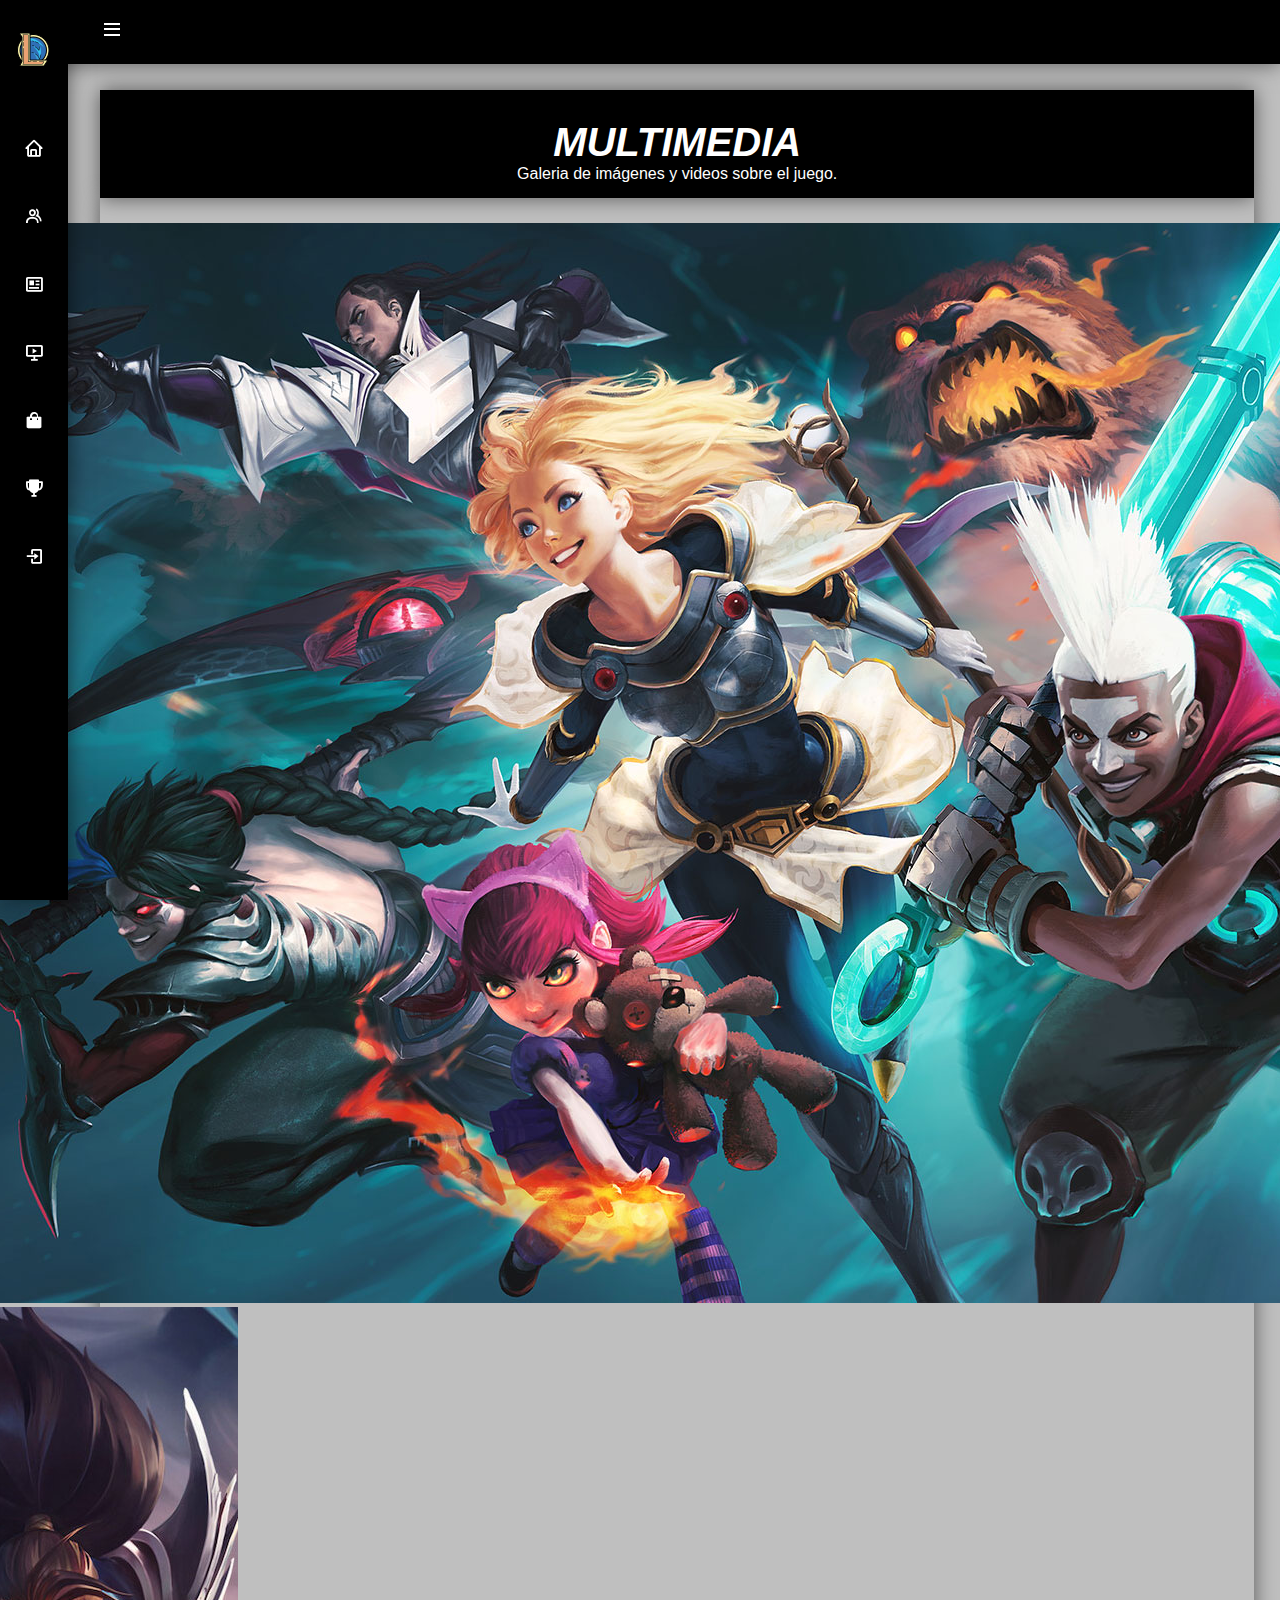
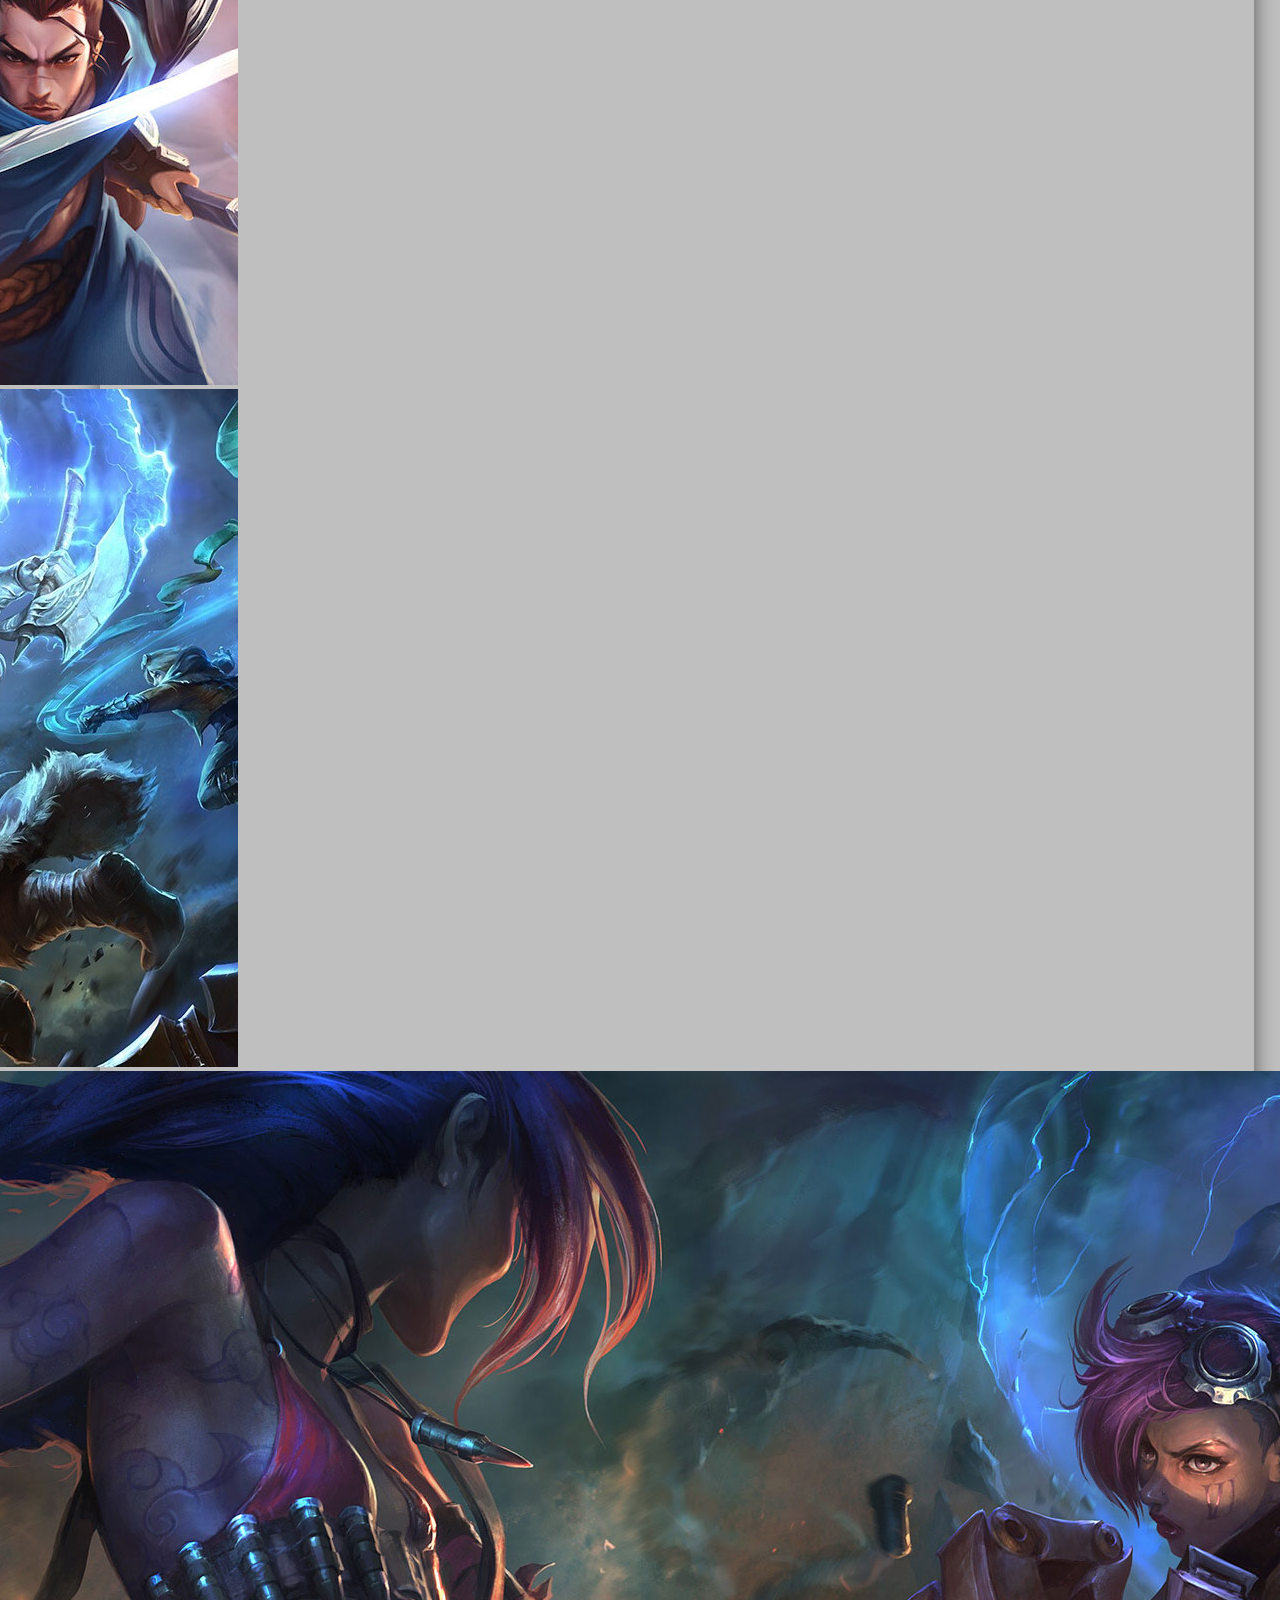
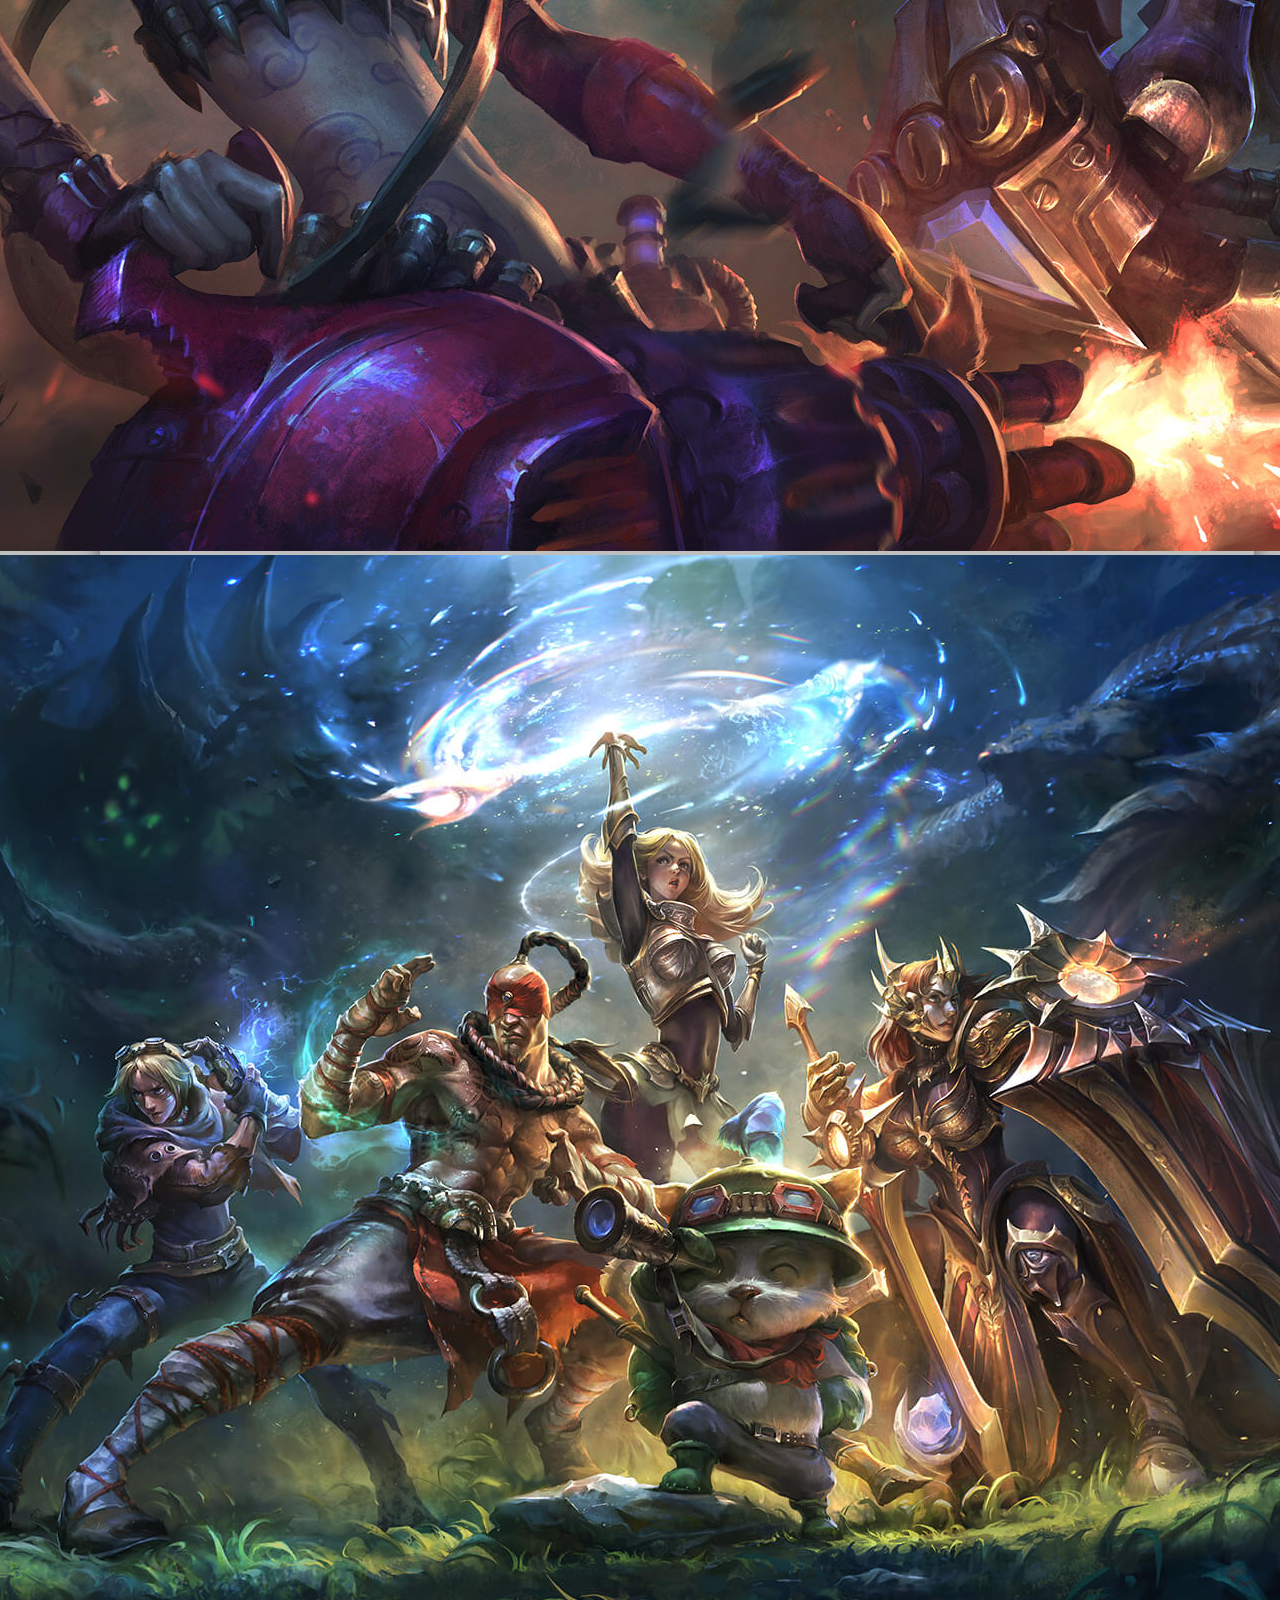
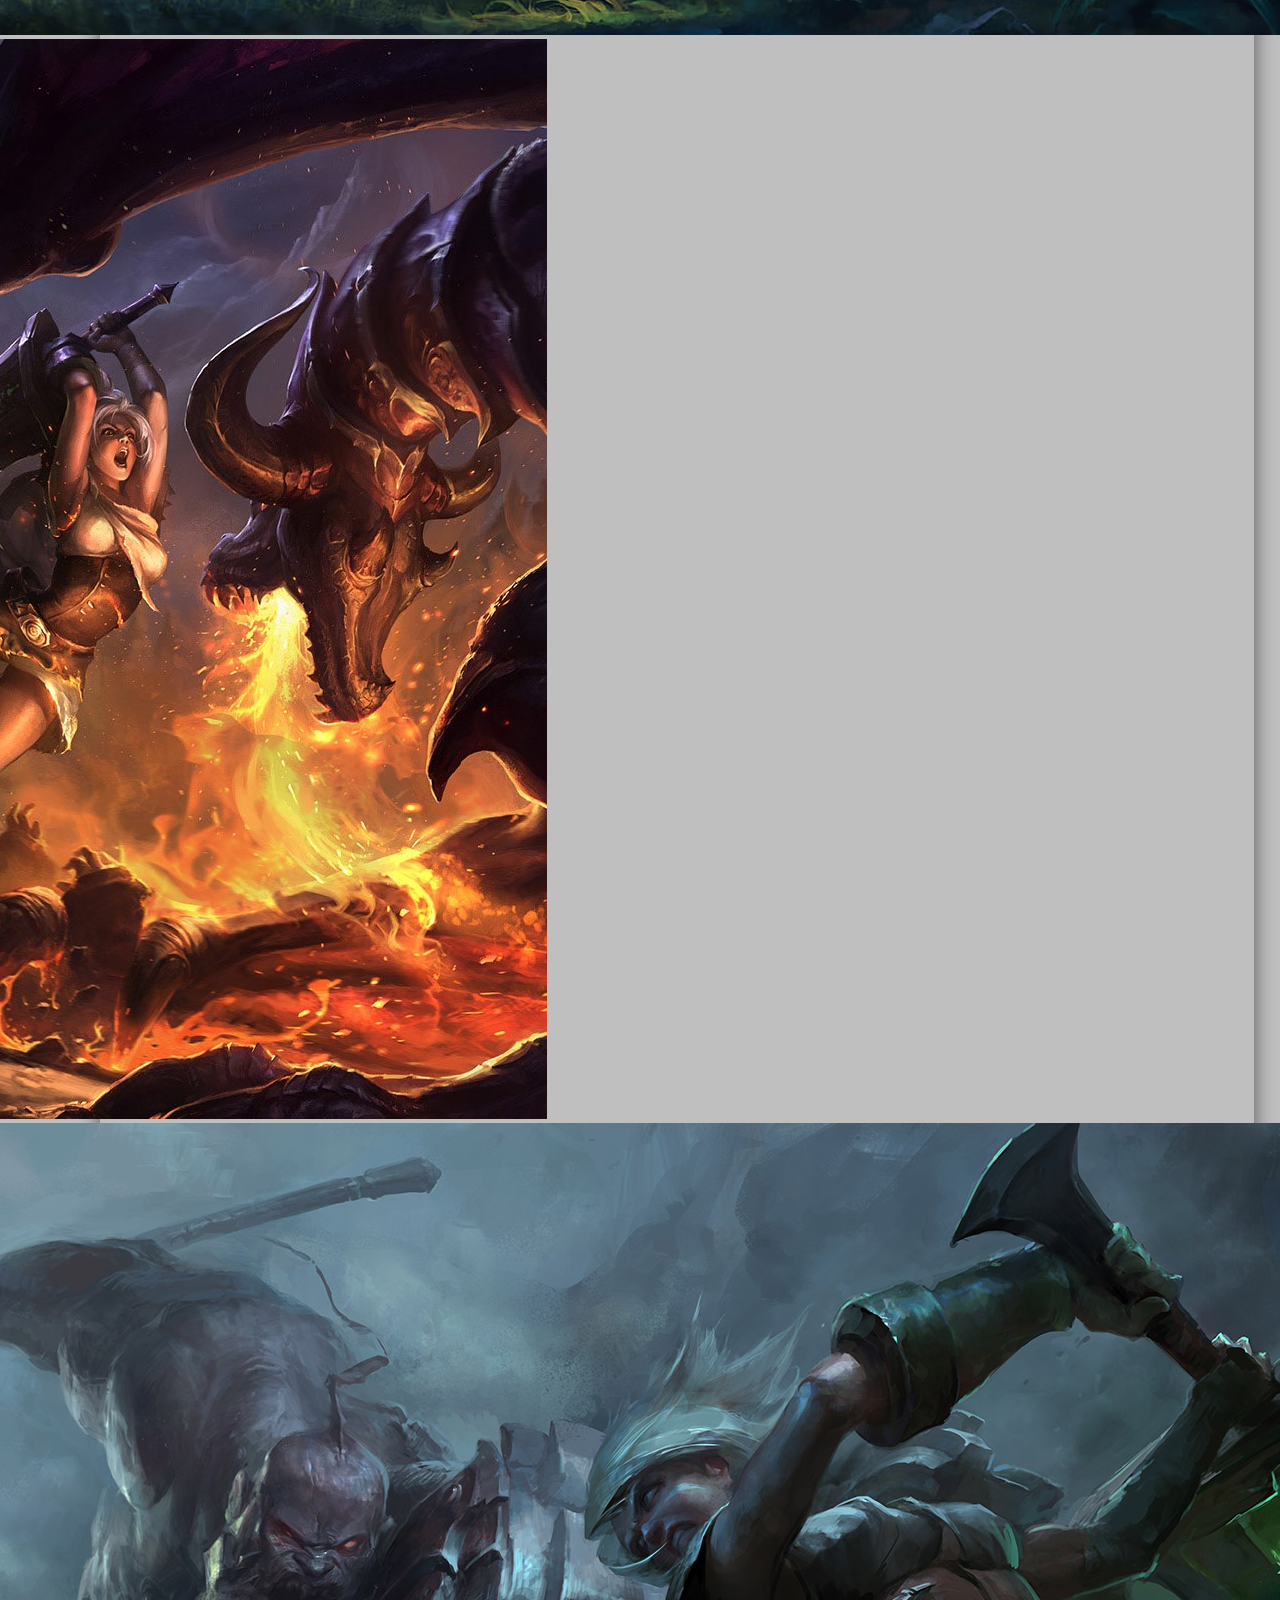
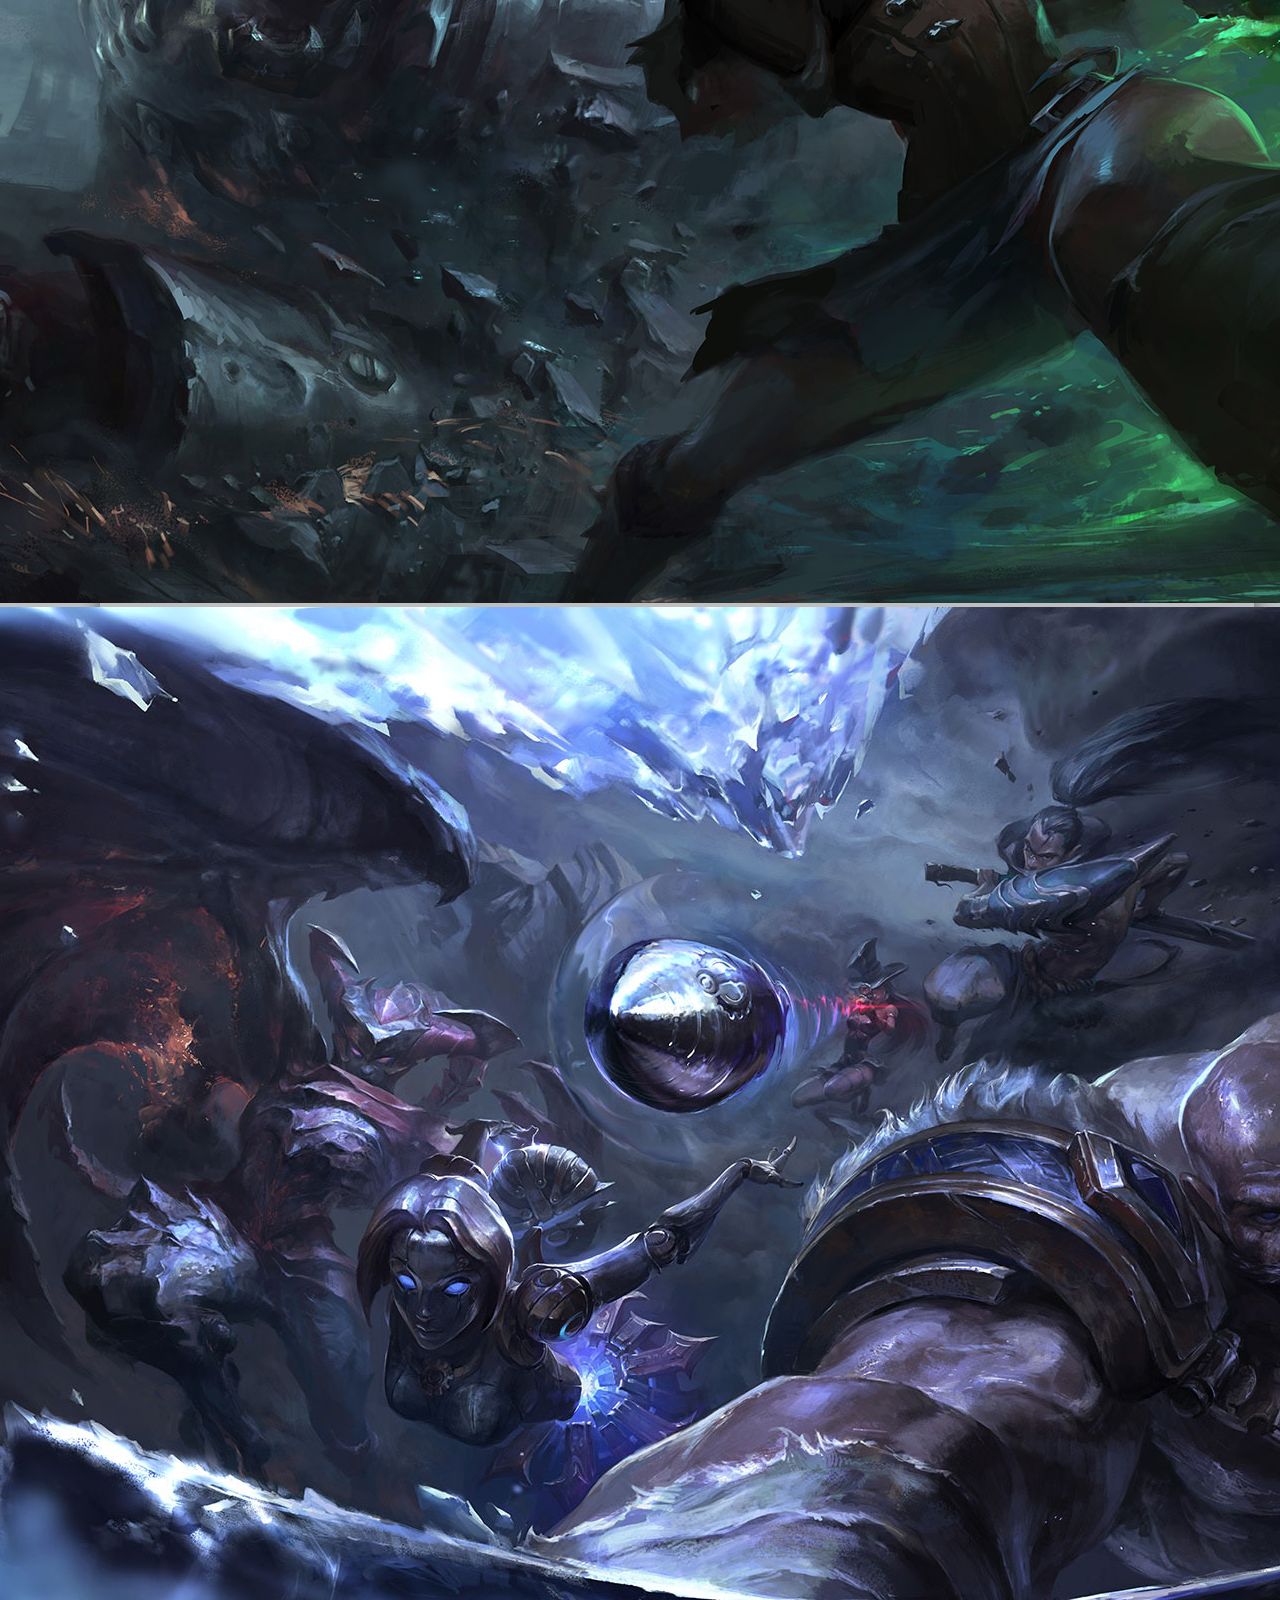
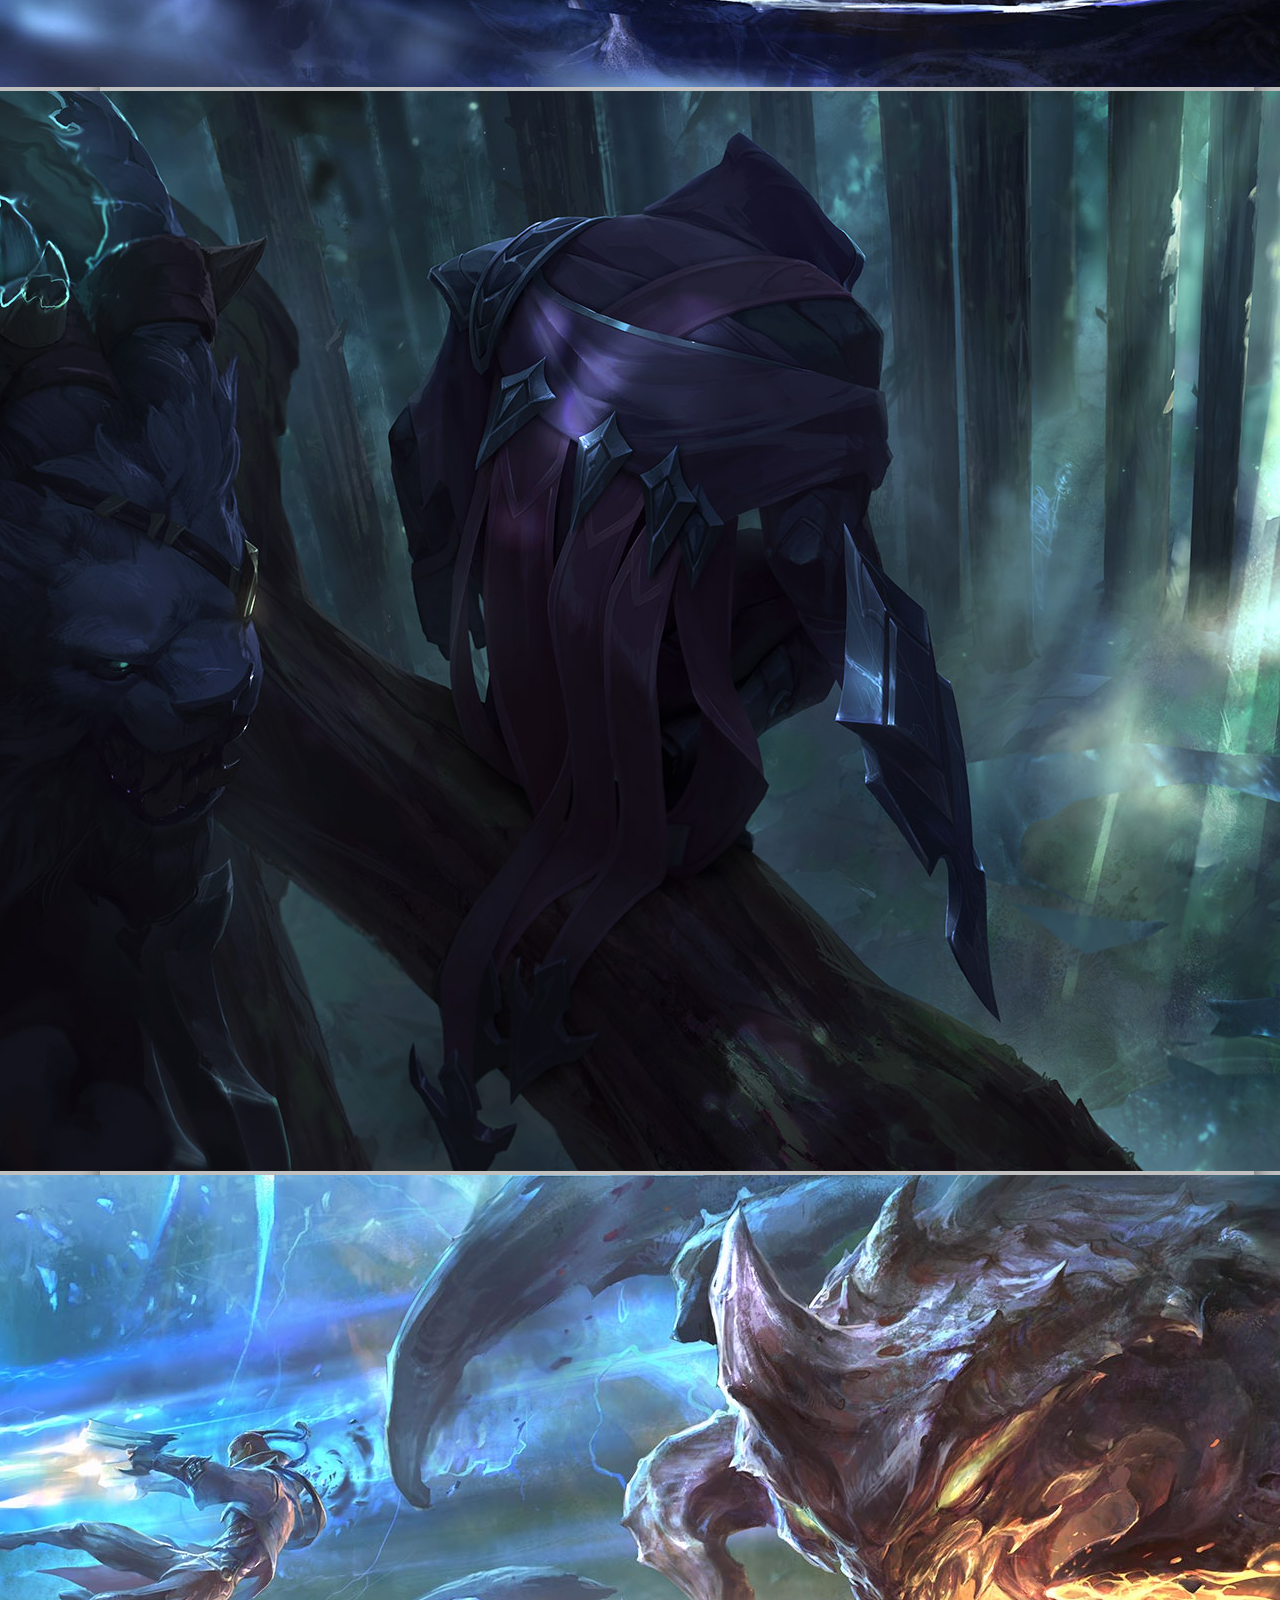
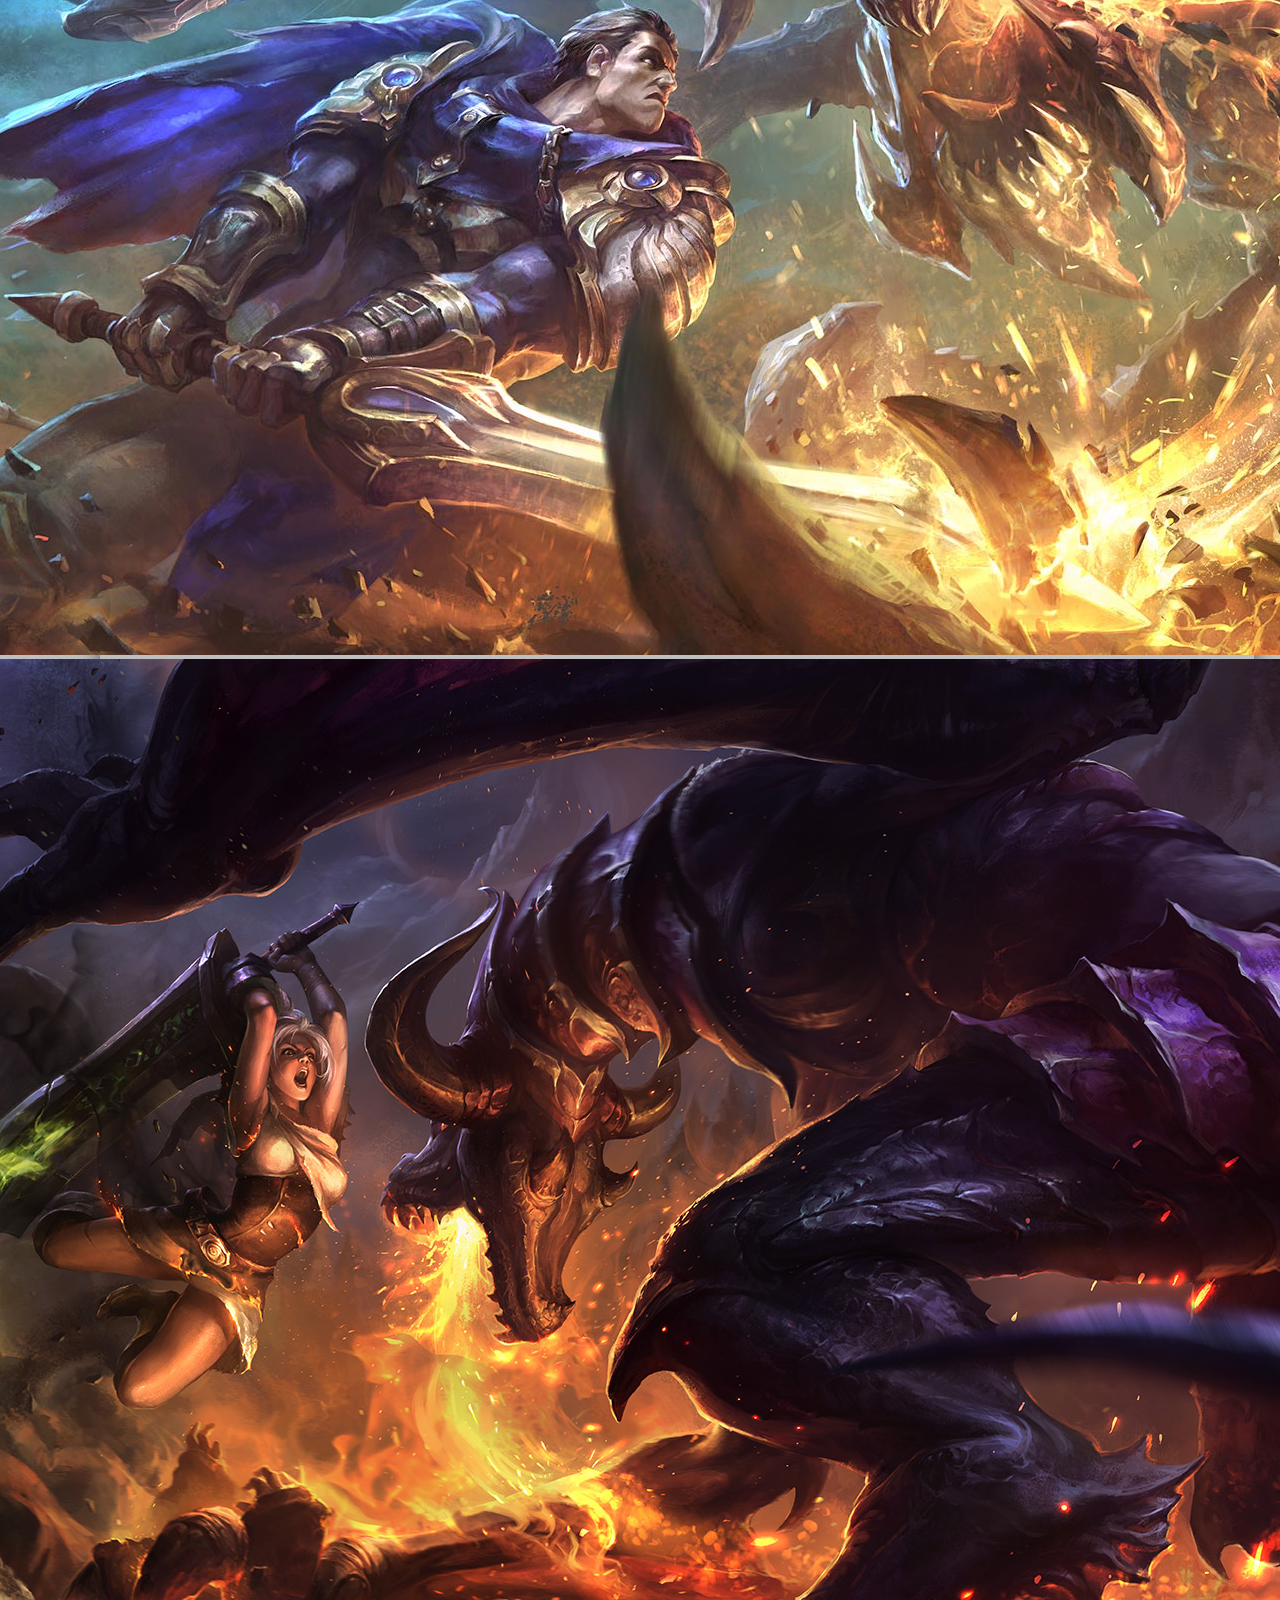
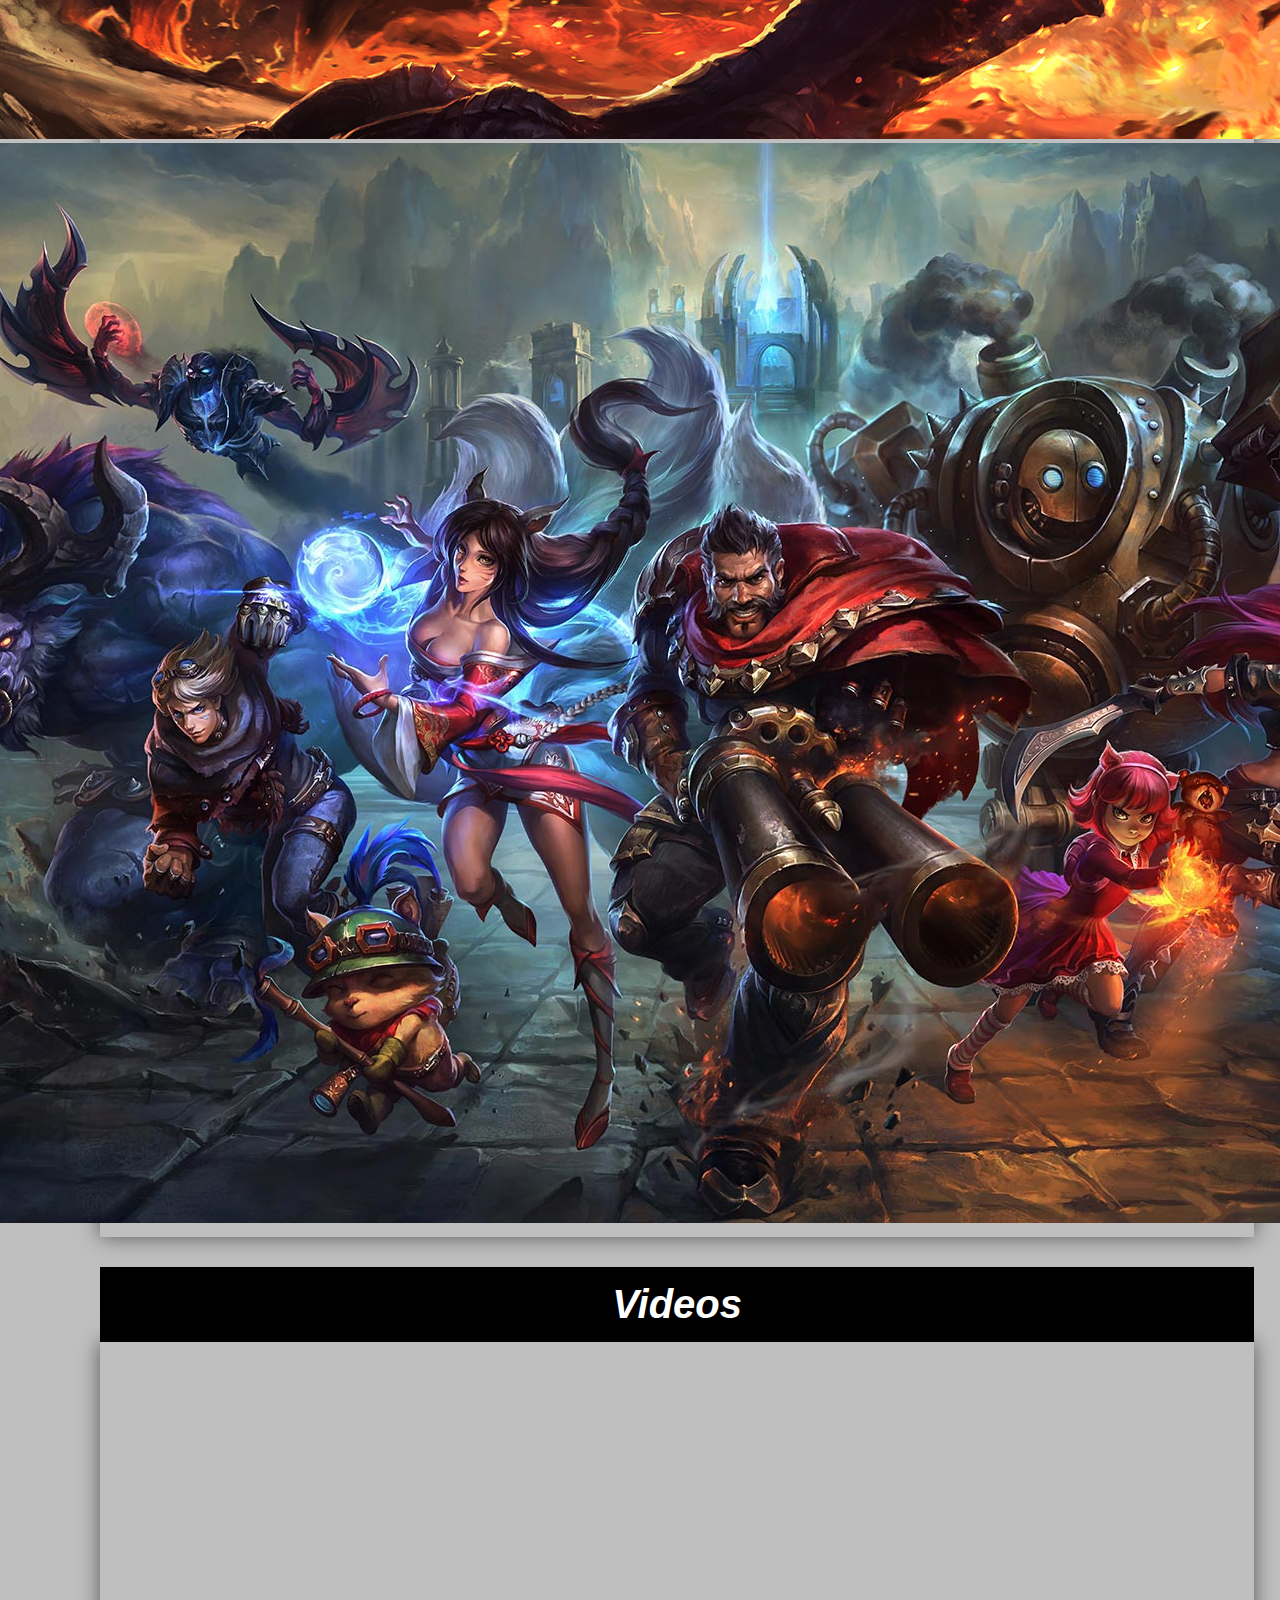
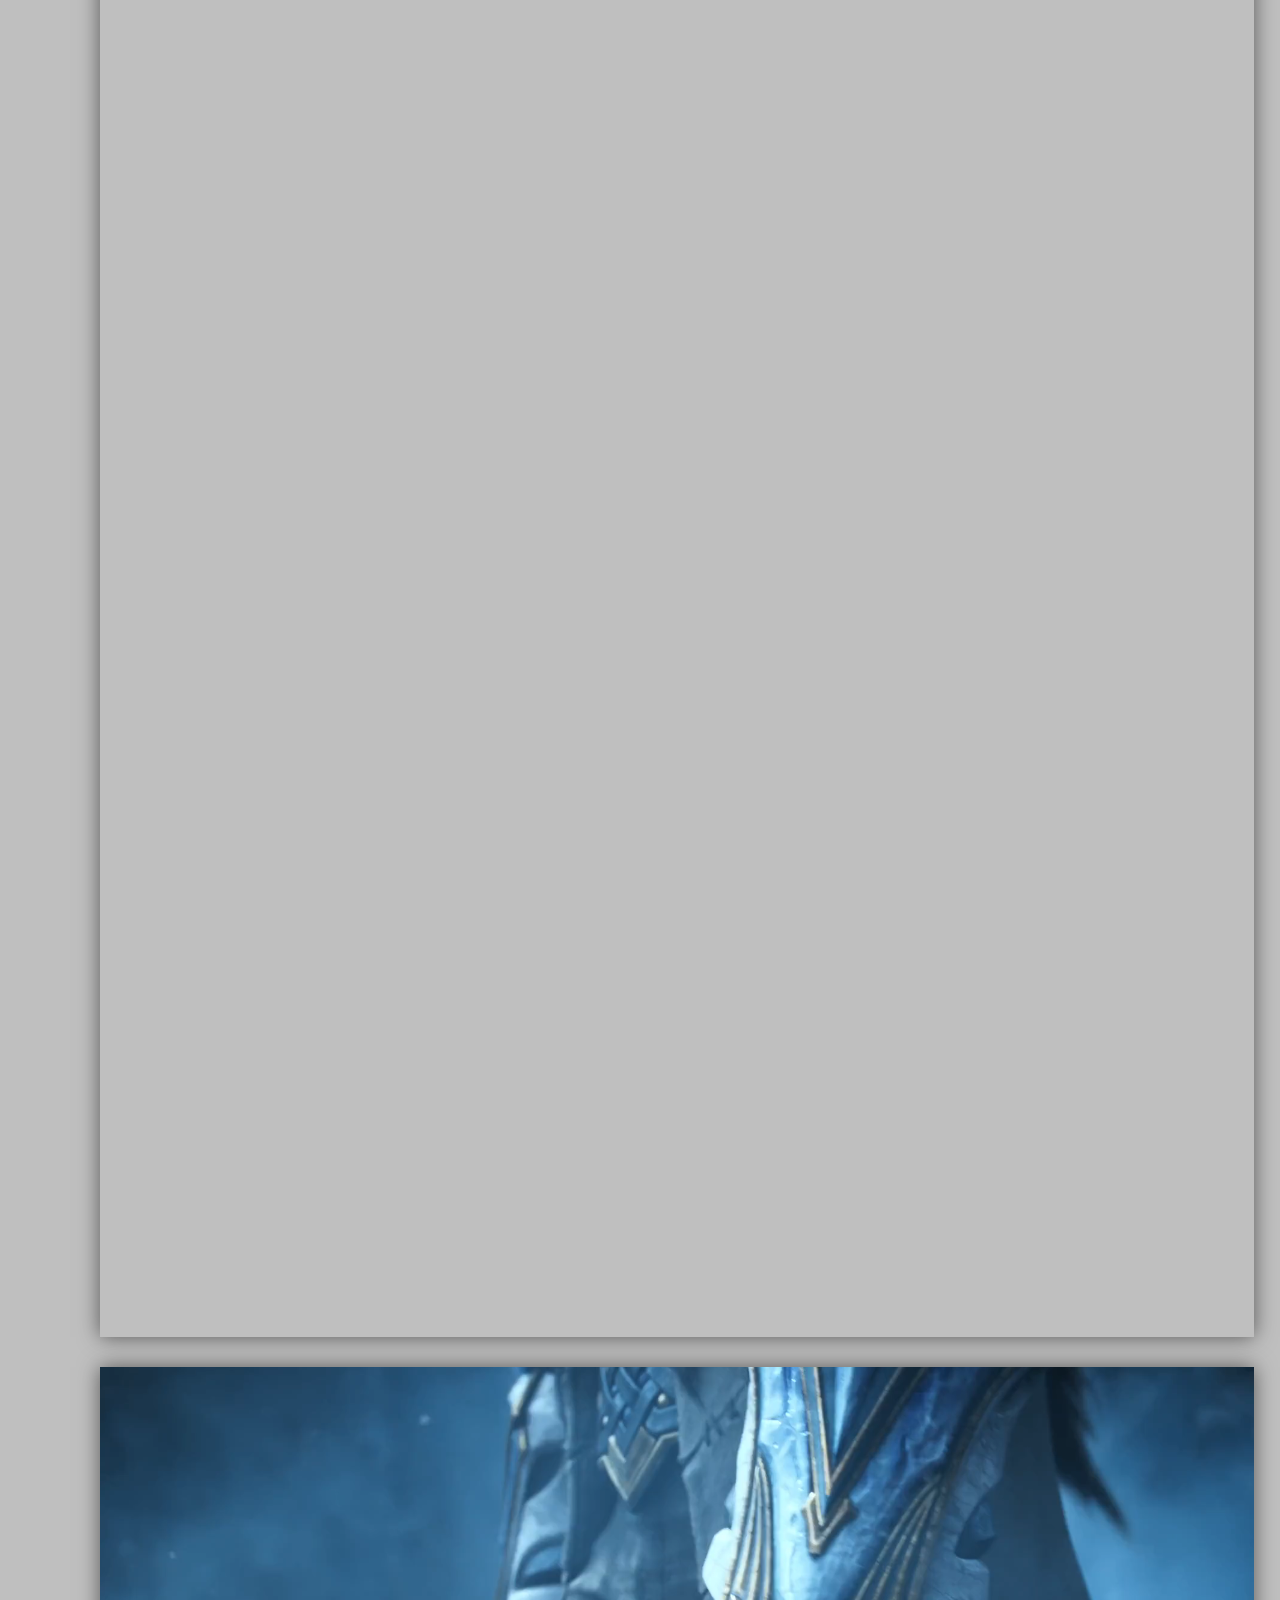
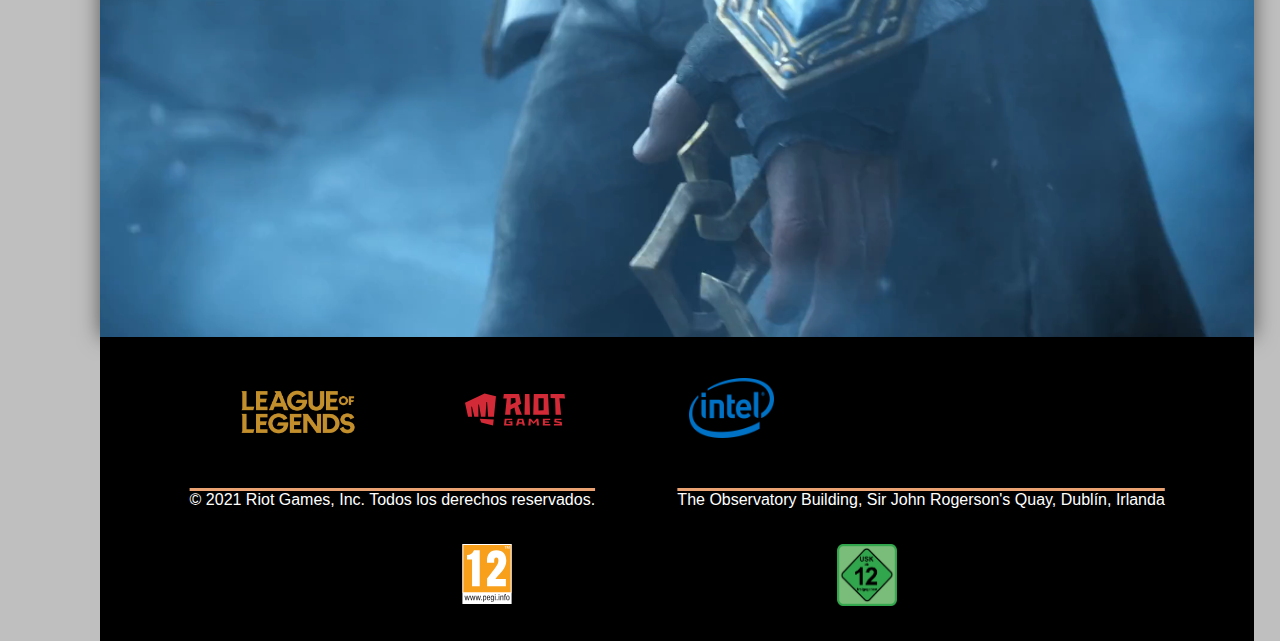
<file: multimedia.html>
<!DOCTYPE html>
<html lang="en">
<head>
    <meta charset="UTF-8">
    <meta name="viewport" content="width=device-width, initial-scale=1.0">
    <meta name="description" content="Encuentra aquí imágenes y videos sobre el juego League of Legends.">
    <meta name="keywords" content="JUEGOS,LOL,LEAGUE OF LEGENDS, CAMPEONES, IMÁGENES, VIDEOS">
    <!--Google Fonts-->
    <link rel="preconnect" href="https://fonts.gstatic.com">
    <link href="https://fonts.googleapis.com/css2?family=Noto+Sans+TC:wght@300&family=Playfair+Display&display=swap" rel="stylesheet">
    <!--Bootstrap CSS-->
    <link href="https://cdn.jsdelivr.net/npm/bootstrap@5.0.1/dist/css/bootstrap.min.css" rel="stylesheet" integrity="sha384-+0n0xVW2eSR5OomGNYDnhzAbDsOXxcvSN1TPprVMTNDbiYZCxYbOOl7+AMvyTG2x" crossorigin="anonymous">
    <!--Estilos Propios-->
    <link rel="stylesheet" href="./scss/style.css" type="text/css">
    <!--Estilos Propios-->
    <script type="text/javascript" src="js/main.js"></script>
    <!--FontAwesome-->
    <link rel="stylesheet" href="https://use.fontawesome.com/releases/v5.6.3/css/all.css" integrity="sha384-UHRtZLI+pbxtHCWp1t77Bi1L4ZtiqrqD80Kn4Z8NTSRyMA2Fd33n5dQ8lWUE00s/" crossorigin="anonymous">
    <link href='https://unpkg.com/boxicons@2.0.7/css/boxicons.min.css' rel='stylesheet'>
    <!--Título/Ícono-->
    <title>League of Legends</title>
    <link rel="shortcut icon" href="media/img/logo/logolol.png" width="32" height="32px">
</head>
<body id="body-pd">

    <!--Encabezado de las Páginas-->
    <!--Botón para abrir Menú-->
    <header class="header" id="header">
        <div class="header-toggle"><i class='bx bx-menu' id="header-toggle"></i></div>

        <!--Redes Sociales-->
        <div class="social">
            <a href="https://www.facebook.com/LeagueofLegendsLatino"><i class="fab fa-facebook"></i></a>
            <a href="https://twitter.com/lollatam"><i class="fab fa-twitter"></i></a>
            <a href="https://www.instagram.com/juegalol/"><i class="fab fa-instagram"></i></a>
            <a href="https://www.youtube.com/user/RiotGamesLatino"><i class="fab fa-youtube"></i></a>
            <a href="https://es.linkedin.com/company/riot-games"><i class="fab fa-linkedin"></i></a>
            <a href="https://www.reddit.com/r/leagueoflegends/"><i class="fab fa-reddit-square"></i></a>
        </div>
    </header>

    <!--Menú Lateral-->
    <div class="l-navbar" id="nav-bar">
        <nav class="nav">
            <div> 
                <a href="index.html" class="nav-logo"> 
                    <img src="media/img/logo/logolol.png" class="nav-logo-img" alt="Logo Lol">
                    <span class="nav-logo-name">League of Legends</span> 
                </a>

            <div class="nav-list"> 
                <a href="index.html" class="nav-link"> 
                    <i class='bx bx-home nav-icon'></i> 
                    <span class="nav-name">Inicio</span> 
                </a> 

                <a href="campeones.html" class="nav-link"> 
                    <i class='bx bx-group nav-icon'></i> 
                    <span class="nav-name">Campeones</span> 
                </a> 

                <a href="noticias.html" class="nav-link"> 
                    <i class='bx bx-news nav-icon'></i> 
                    <span class="nav-name">Noticias</span> 
                </a> 

                <a href="multimedia.html" class="nav-link"> 
                    <i class='bx bx-slideshow nav-icon'></i> 
                    <span class="nav-name">Multimedia</span> 
                </a>

                <a href="tienda.html" class="nav-link"> 
                    <i class='bx bxs-shopping-bag nav-icon'></i> 
                    <span class="nav-name">Tienda</span> 
                </a>

                <a href="torneos.html" class="nav-link"> 
                    <i class='bx bxs-trophy nav-icon'></i> 
                    <span class="nav-name">Torneos</span> 
                </a>

                <a href="registro.html" class="nav-link"> 
                    <i class='bx bx-log-in nav-icon'></i> 
                    <span class="nav-name">Registro</span> 
                </a>
            </div>
            </div>
        </nav>
    </div>

    <!--Título de las Páginas-->
    <div class="titulos">
        <h1>MULTIMEDIA</h1>
        <p>Galeria de imágenes y videos sobre el juego.</p>
    </div>

    <!--Galería Imágenes-->
    <div class="galeria">
        <div class="row">
            <div class="col-lg-4 col-md-12 mb-4 mb-lg-0">
                <img src="media/img/galeria/banner 1.jpg" class="w-100 shadow-1-strong rounded mb-4" alt="Banner Lol 11.12"/>
                <img src="media/img/galeria/banner vertical 1.5.jpg" class="w-100 shadow-1-strong rounded mb-4" alt=""/>
            </div>
            
            <div class="col-lg-4 mb-4 mb-lg-0">
                <img src="media/img/galeria/banner vertical 3.5.jpg" class="w-100 shadow-1-strong rounded mb-4" alt=""/>
                <img src="media/img/galeria/banner 2.jpg" class="w-100 shadow-1-strong rounded mb-4" alt=""/>
            </div>
            
            <div class="col-lg-4 mb-4 mb-lg-0">
                <img src="media/img/galeria/banner 3.jpg" class="w-100 shadow-1-strong rounded mb-4" alt=""/>
                <img src="media/img/galeria/banner vertical 2.5.jpg" class="w-100 shadow-1-strong rounded mb-4" alt=""/>
            </div>

            <div class="col-lg-4 col-md-12 mb-4 mb-lg-0">
                <img src="media/img/galeria/banner vertical 4.jpg" class="w-100 shadow-1-strong rounded mb-4" alt="Banner Lol 11.12"/>
                <img src="media/img/galeria/banner vertical 5.jpg" class="w-100 shadow-1-strong rounded mb-4" alt=""/>
            </div>
            
            <div class="col-lg-4 mb-4 mb-lg-0">
                <img src="media/img/galeria/banner vertical 6.jpg" class="w-100 shadow-1-strong rounded mb-4" alt=""/>
                <img src="media/img/galeria/banner vertical 7.jpg" class="w-100 shadow-1-strong rounded mb-4" alt=""/>
            </div>
            
            <div class="col-lg-4 mb-4 mb-lg-0">
                <img src="media/img/galeria/banner vertical 9.jpg" class="w-100 shadow-1-strong rounded mb-4" alt=""/>
                <img src="media/img/galeria/banner vertical 8.jpg" class="w-100 shadow-1-strong rounded mb-4" alt=""/>
            </div>
        </div>
    </div>

    <!--Galería videos-->
    <div class="titulos-contenidos">
        <h3>Videos</h3>
    </div>

    <div class="galeria">
        <iframe width="560" height="315" src="https://www.youtube.com/embed/ik8LZIELwnk" title="YouTube video player" frameborder="0" allow="accelerometer; autoplay; clipboard-write; encrypted-media; gyroscope; picture-in-picture" allowfullscreen></iframe>
        <iframe width="560" height="315" src="https://www.youtube.com/embed/mtshn45zdpk" title="YouTube video player" frameborder="0" allow="accelerometer; autoplay; clipboard-write; encrypted-media; gyroscope; picture-in-picture" allowfullscreen></iframe>
        <iframe width="560" height="315" src="https://www.youtube.com/embed/UOxkGD8qRB4" title="YouTube video player" frameborder="0" allow="accelerometer; autoplay; clipboard-write; encrypted-media; gyroscope; picture-in-picture" allowfullscreen></iframe>
        <iframe width="560" height="315" src="https://www.youtube.com/embed/fB8TyLTD7EE" title="YouTube video player" frameborder="0" allow="accelerometer; autoplay; clipboard-write; encrypted-media; gyroscope; picture-in-picture" allowfullscreen></iframe>
        <iframe width="560" height="315" src="https://www.youtube.com/embed/r6zIGXun57U" title="YouTube video player" frameborder="0" allow="accelerometer; autoplay; clipboard-write; encrypted-media; gyroscope; picture-in-picture" allowfullscreen></iframe>
        <iframe width="560" height="315" src="https://www.youtube.com/embed/sVZpHFXcFJw" title="YouTube video player" frameborder="0" allow="accelerometer; autoplay; clipboard-write; encrypted-media; gyroscope; picture-in-picture" allowfullscreen></iframe>
        <iframe width="560" height="315" src="https://www.youtube.com/embed/i1IKnWDecwA" title="YouTube video player" frameborder="0" allow="accelerometer; autoplay; clipboard-write; encrypted-media; gyroscope; picture-in-picture" allowfullscreen></iframe>
        <iframe width="560" height="315" src="https://www.youtube.com/embed/3VTkBuxU4yk" title="YouTube video player" frameborder="0" allow="accelerometer; autoplay; clipboard-write; encrypted-media; gyroscope; picture-in-picture" allowfullscreen></iframe>
        <iframe width="560" height="315" src="https://www.youtube.com/embed/Zasx9hjo4WY" title="YouTube video player" frameborder="0" allow="accelerometer; autoplay; clipboard-write; encrypted-media; gyroscope; picture-in-picture" allowfullscreen></iframe>
    </div>

    <!--Video Loop End-->
    <div class="loop-final">
        <div class="loop-contenedor">
            <video autoplay loop muted>
                <source src="videoendfooter.mp4" type="video/mp4">
            </video>
        </div>
    </div>

    <!--Pie de las Páginas-->
    <footer class="footer">
        <div class="footer-contenedor" id="footer-contenedor-responsive">
            <div class="footer-logo">
                <a href="index.html"><img src="media/img/titulo/lolTitulo.png" alt="League of Legends"></a>
            </div>

            <div class="footer-navegador">
                <a href="https://www.riotgames.com/es"><img src="media/img/logo/riot-games.svg" alt="Riot Games" id="riotgames-logo"></a>
            </div>

            <div class="footer-navegador-secundario">
                <a href="https://www.intel.la/content/www/xl/es/homepage.html"><img src="media/img/sponsors/intelLogo.png" alt="Intel" id="intel-logo"></a>
            </div>

            <div class="footer-social" id="footer-social-responsive">
                    <a href="https://www.facebook.com/LeagueofLegendsLatino"><i class="fab fa-facebook"></i></a>
                    <a href="https://twitter.com/lollatam"><i class="fab fa-twitter"></i></a>
                    <a href="https://www.instagram.com/juegalol/"><i class="fab fa-instagram"></i></a>
                    <a href="https://www.youtube.com/user/RiotGamesLatino"><i class="fab fa-youtube"></i></a>
                    <a href="https://es.linkedin.com/company/riot-games"><i class="fab fa-linkedin"></i></a>
                    <a href="https://es.linkedin.com/company/riot-games"><i class="fab fa-reddit-square"></i></a>
            </div>
        </div>
    </footer>

    <div class="footer-medio" id="footer-medio-responsive">
        <p class="footer-medio-texto">© 2021 Riot Games, Inc. Todos los derechos reservados.</p>
        <p class="footer-medio-texto--end">The Observatory Building, Sir John Rogerson's Quay, Dublín, Irlanda</p>
    </div>

    <div class="footer-final" id="footer-final-responsive">
            <img src="media/img/sponsors/pegi-12.svg" id="pegi-12" alt="Pegi 12">
            <img src="media/img/sponsors/usk12.png" id="usk-12" alt="USK 12">
    </div>

    <!--Scripts Bundle-->
    <script src="https://cdn.jsdelivr.net/npm/bootstrap@5.0.2/dist/js/bootstrap.bundle.min.js" integrity="sha384-MrcW6ZMFYlzcLA8Nl+NtUVF0sA7MsXsP1UyJoMp4YLEuNSfAP+JcXn/tWtIaxVXM" crossorigin="anonymous"></script>
    <!--JQuery-->
    <script src="https://code.jquery.com/jquery-3.6.0.min.js" integrity="sha256-/xUj+3OJU5yExlq6GSYGSHk7tPXikynS7ogEvDej/m4=" crossorigin="anonymous"></script>
</body>
</html>
</file>
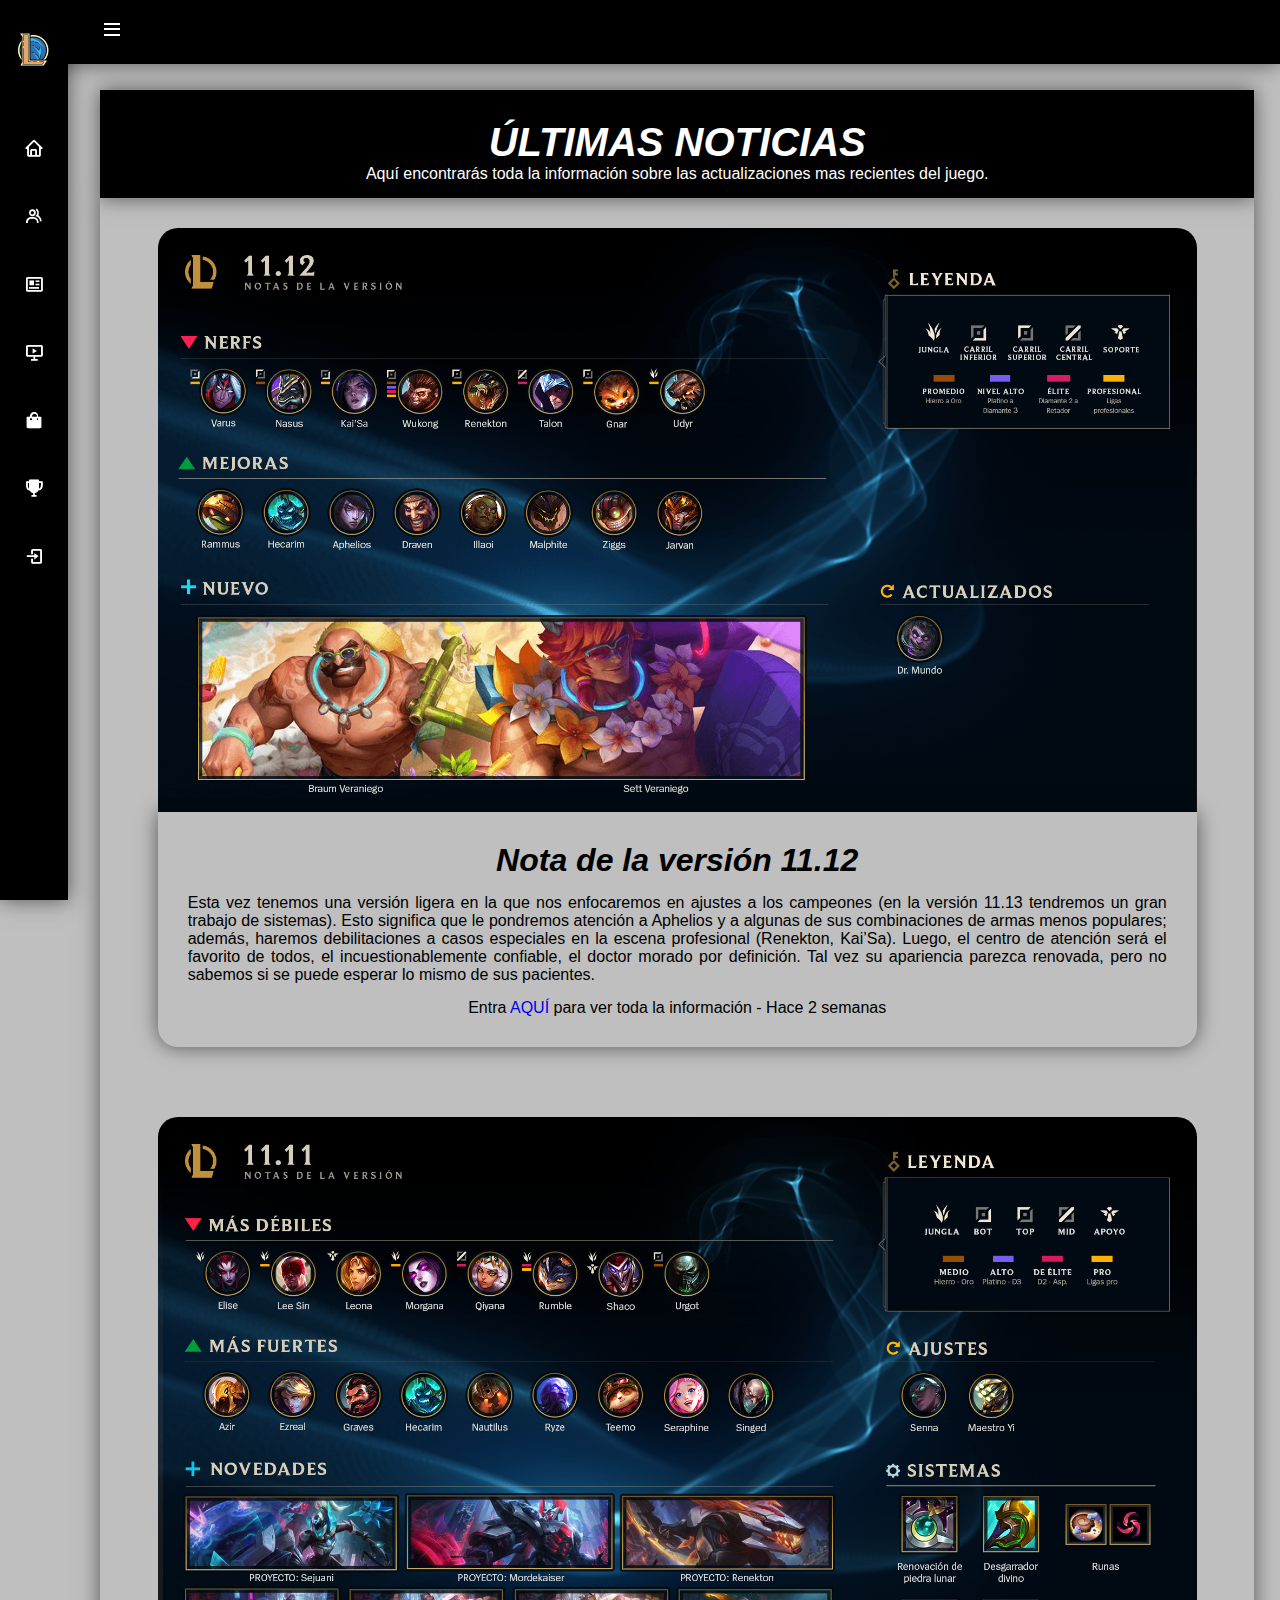
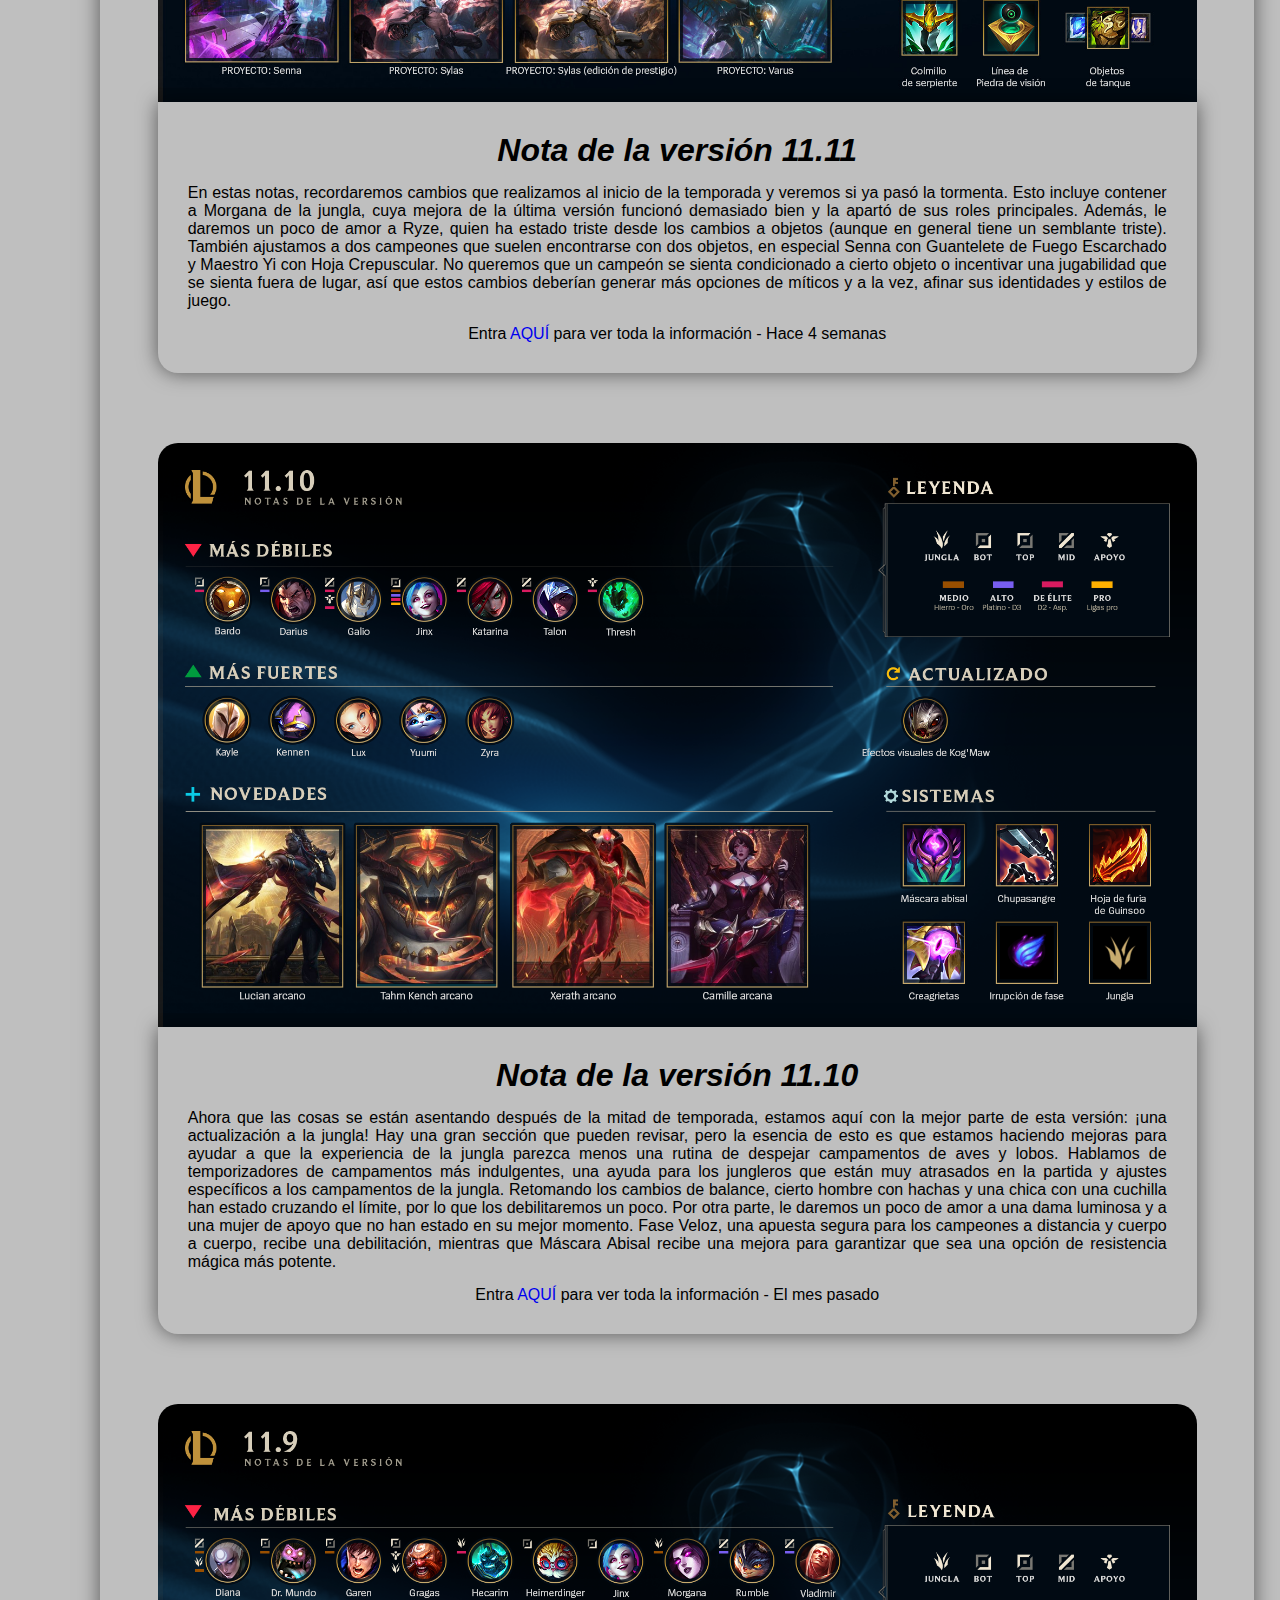
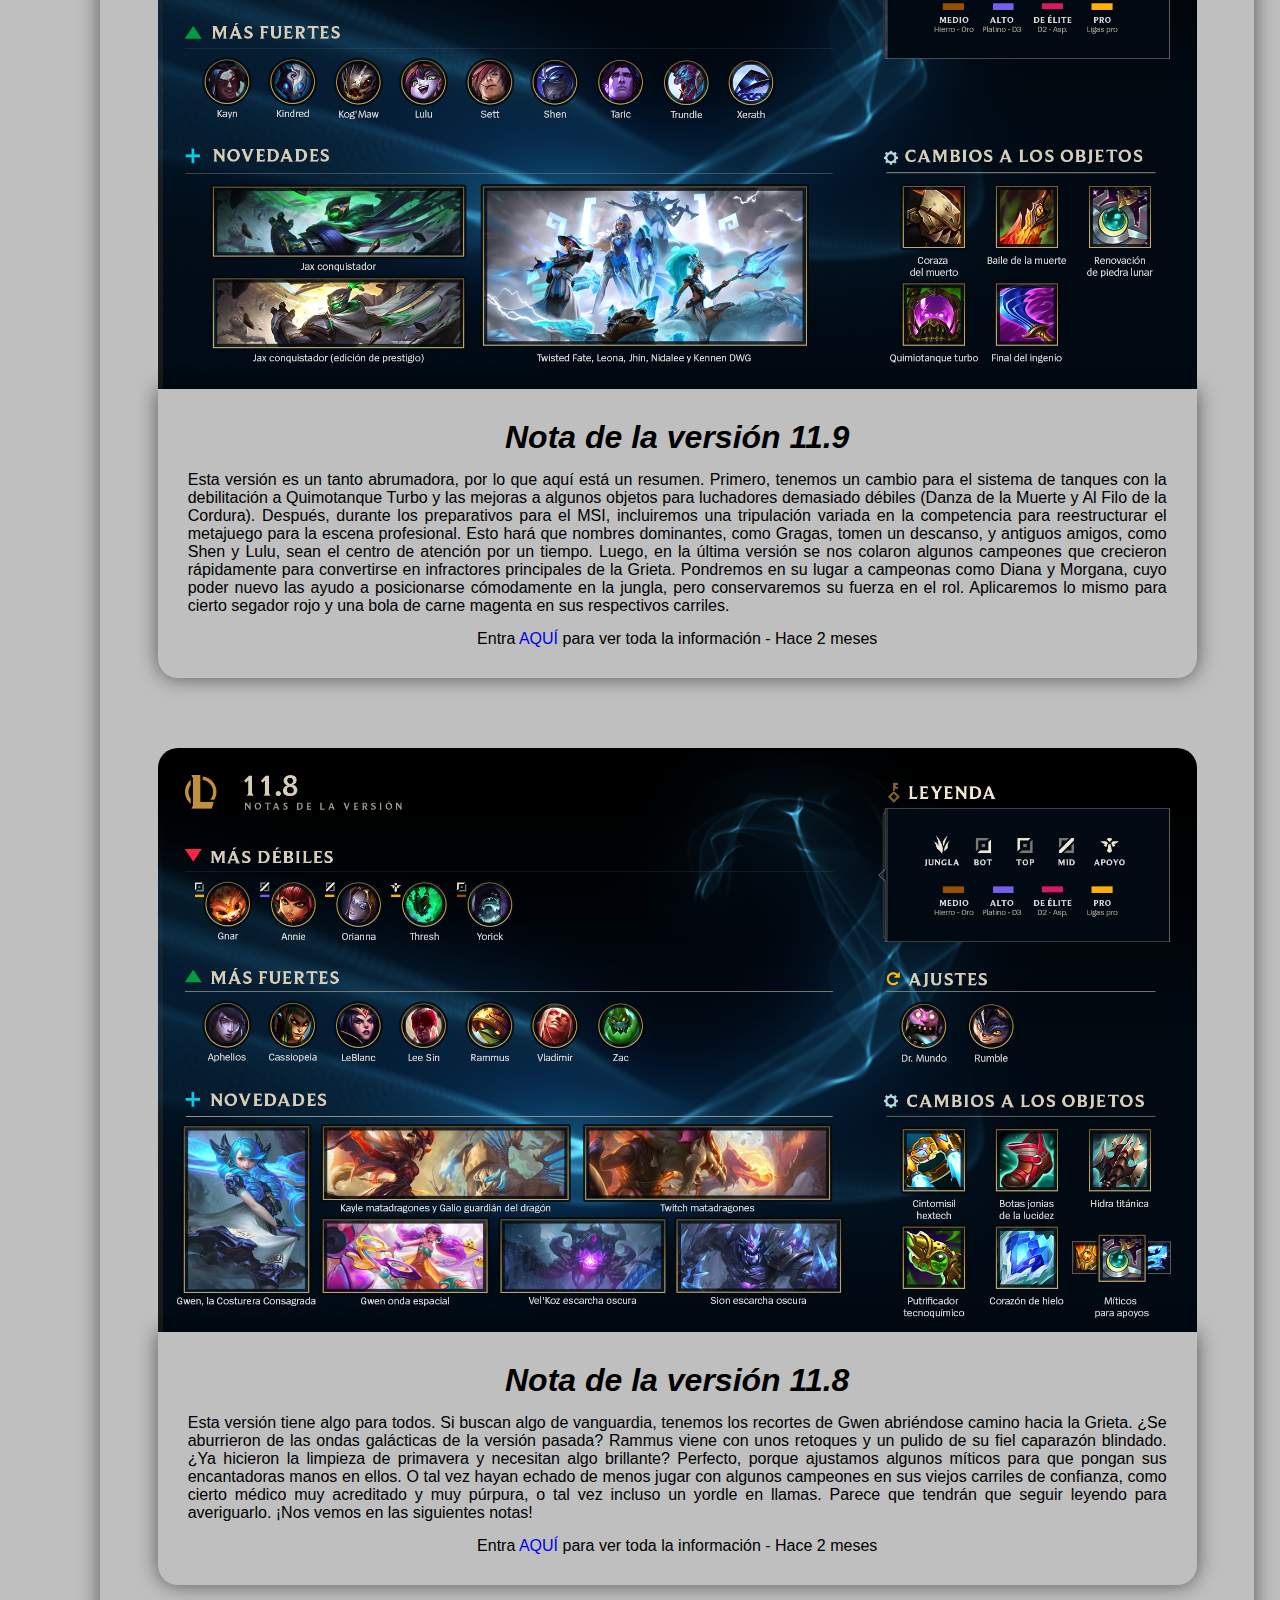
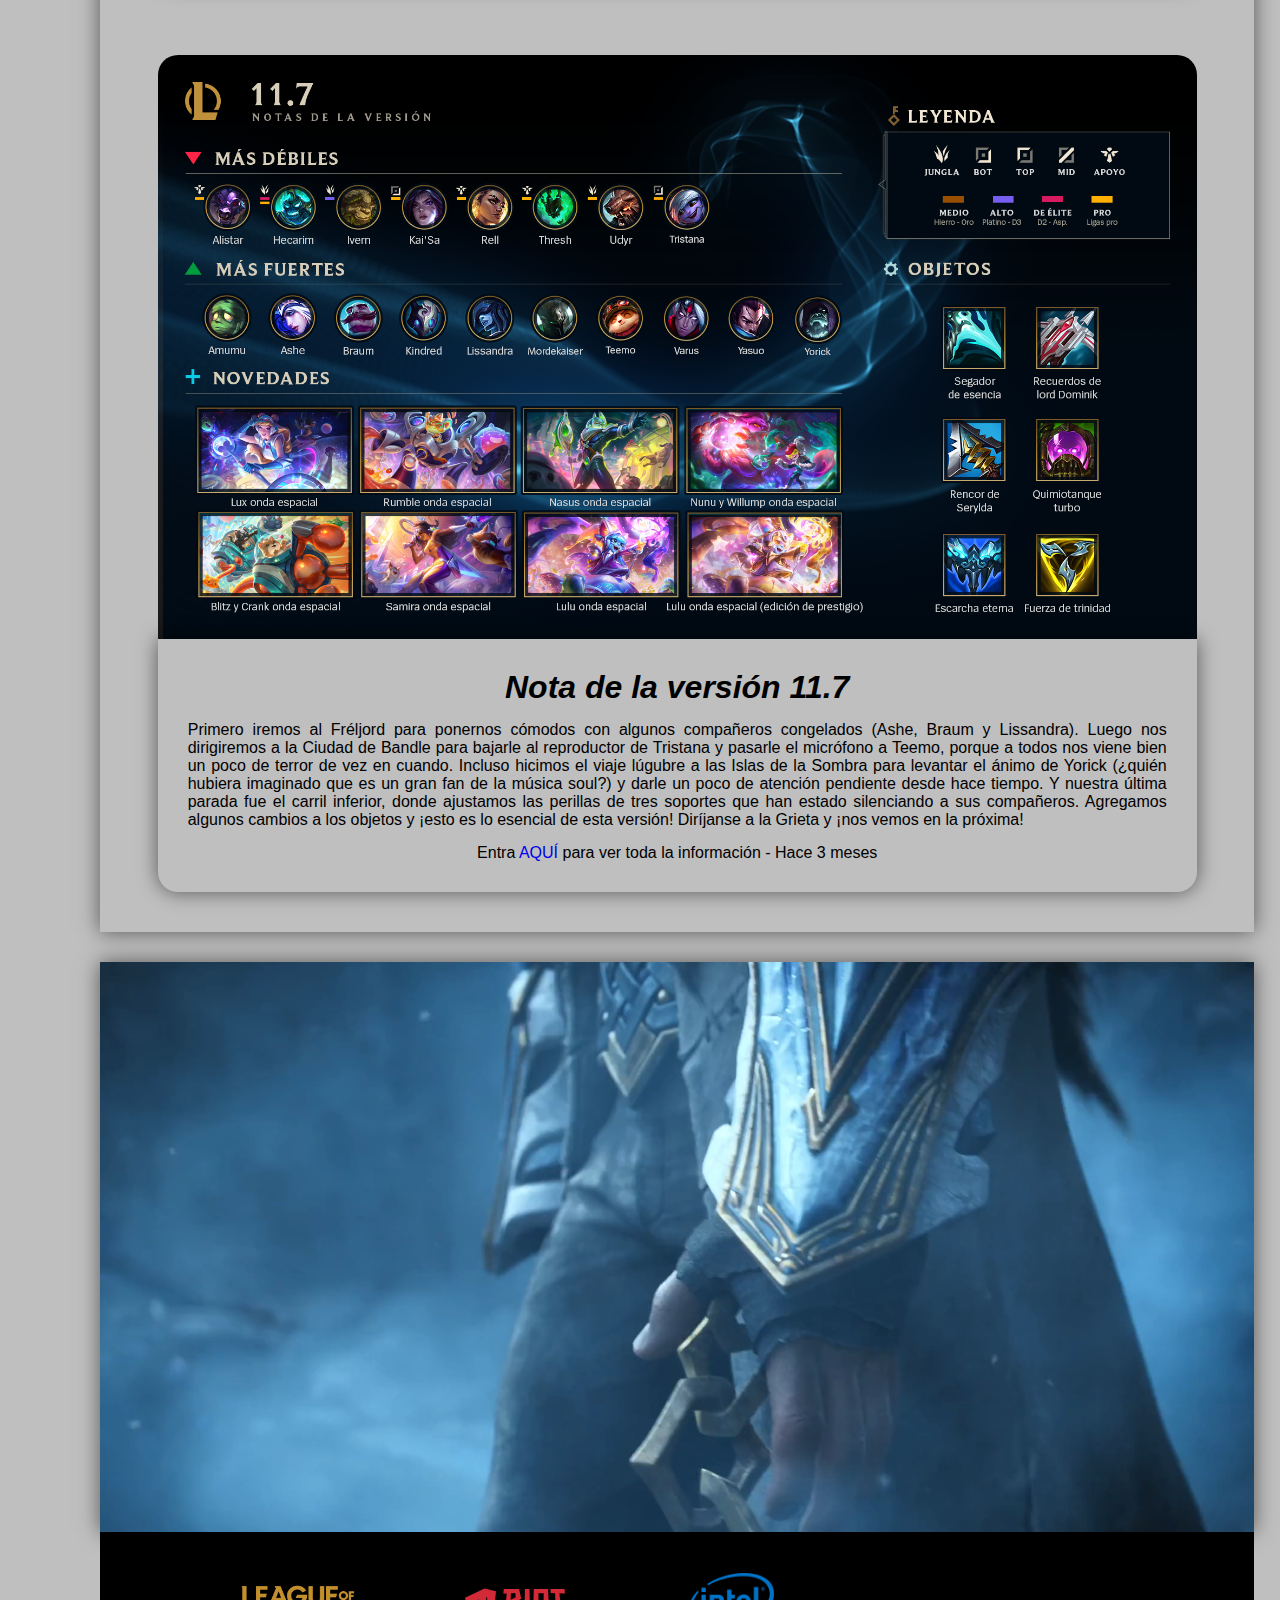
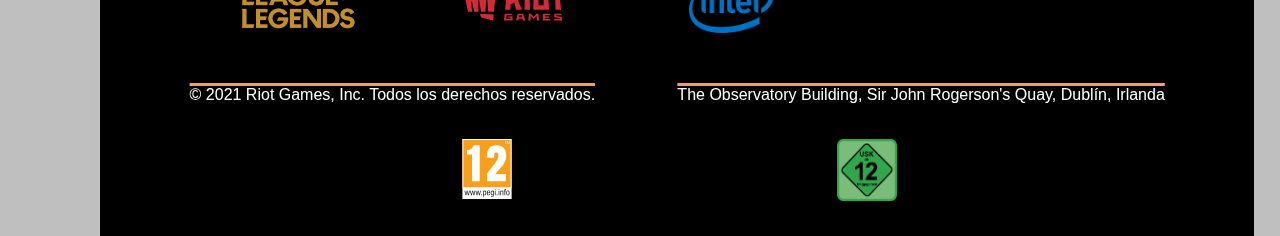
<file: noticias.html>
<!DOCTYPE html>
<html lang="en">
<head>
    <meta charset="UTF-8">
    <meta name="viewport" content="width=device-width, initial-scale=1.0">
    <meta name="description" content="Las últimas novedades de los parches sobre el juego League of Legends las encontrarás aquí.">
    <meta name="keywords" content="JUEGOS,LOL,LEAGUE OF LEGENDS, NOTICIAS, PARCHES, INFORMACIÓN">
    <!--Google Fonts-->
    <link rel="preconnect" href="https://fonts.gstatic.com">
    <link href="https://fonts.googleapis.com/css2?family=Noto+Sans+TC:wght@300&family=Playfair+Display&display=swap" rel="stylesheet">
    <!--Bootstrap CSS-->
    <link href="https://cdn.jsdelivr.net/npm/bootstrap@5.0.1/dist/css/bootstrap.min.css" rel="stylesheet" integrity="sha384-+0n0xVW2eSR5OomGNYDnhzAbDsOXxcvSN1TPprVMTNDbiYZCxYbOOl7+AMvyTG2x" crossorigin="anonymous">
    <!--Estilos Propios-->
    <link rel="stylesheet" href="./scss/style.css" type="text/css">
    <!--Estilos Propios-->
    <script type="text/javascript" src="js/main.js"></script>
    <!--FontAwesome-->
    <link rel="stylesheet" href="https://use.fontawesome.com/releases/v5.6.3/css/all.css" integrity="sha384-UHRtZLI+pbxtHCWp1t77Bi1L4ZtiqrqD80Kn4Z8NTSRyMA2Fd33n5dQ8lWUE00s/" crossorigin="anonymous">
    <link href='https://unpkg.com/boxicons@2.0.7/css/boxicons.min.css' rel='stylesheet'>
    <!--Título/Ícono-->
    <title>League of Legends</title>
    <link rel="shortcut icon" href="media/img/logo/logolol.png" width="32" height="32px">
</head>
<body id="body-pd">

    <!--Encabezado de las Páginas-->
    <!--Botón para abrir Menú-->
    <header class="header" id="header">
        <div class="header-toggle"><i class='bx bx-menu' id="header-toggle"></i></div>

        <!--Redes Sociales-->
        <div class="social">
            <a href="https://www.facebook.com/LeagueofLegendsLatino"><i class="fab fa-facebook"></i></a>
            <a href="https://twitter.com/lollatam"><i class="fab fa-twitter"></i></a>
            <a href="https://www.instagram.com/juegalol/"><i class="fab fa-instagram"></i></a>
            <a href="https://www.youtube.com/user/RiotGamesLatino"><i class="fab fa-youtube"></i></a>
            <a href="https://es.linkedin.com/company/riot-games"><i class="fab fa-linkedin"></i></a>
            <a href="https://www.reddit.com/r/leagueoflegends/"><i class="fab fa-reddit-square"></i></a>
        </div>
    </header>

    <!--Menú Lateral-->
    <div class="l-navbar" id="nav-bar">
        <nav class="nav">
            <div> 
                <a href="index.html" class="nav-logo"> 
                    <img src="media/img/logo/logolol.png" class="nav-logo-img" alt="Logo Lol">
                    <span class="nav-logo-name">League of Legends</span> 
                </a>

            <div class="nav-list"> 
                <a href="index.html" class="nav-link"> 
                    <i class='bx bx-home nav-icon'></i> 
                    <span class="nav-name">Inicio</span> 
                </a> 

                <a href="campeones.html" class="nav-link"> 
                    <i class='bx bx-group nav-icon'></i> 
                    <span class="nav-name">Campeones</span> 
                </a> 

                <a href="noticias.html" class="nav-link"> 
                    <i class='bx bx-news nav-icon'></i> 
                    <span class="nav-name">Noticias</span> 
                </a> 

                <a href="multimedia.html" class="nav-link"> 
                    <i class='bx bx-slideshow nav-icon'></i> 
                    <span class="nav-name">Multimedia</span> 
                </a>

                <a href="tienda.html" class="nav-link"> 
                    <i class='bx bxs-shopping-bag nav-icon'></i> 
                    <span class="nav-name">Tienda</span> 
                </a>

                <a href="torneos.html" class="nav-link"> 
                    <i class='bx bxs-trophy nav-icon'></i> 
                    <span class="nav-name">Torneos</span> 
                </a>

                <a href="registro.html" class="nav-link"> 
                    <i class='bx bx-log-in nav-icon'></i> 
                    <span class="nav-name">Registro</span> 
                </a>
            </div>
            </div>
        </nav>
    </div>

    <!--Título de las Páginas-->
    <div class="titulos">
        <h1>ÚLTIMAS NOTICIAS</h1>
        <p>Aquí encontrarás toda la información sobre las actualizaciones mas recientes del juego.</p>
    </div>

    <!--Noticias-->
    <div class="noticias">
        <div class="noticias-contenedor">
            <img src="media/img/notas/parche11.12.png" alt="Parche 11.12">
            <div class="noticias-titulos">
                <h3>Nota de la versión 11.12</h3>
                <p>Esta vez tenemos una versión ligera en la que nos enfocaremos en ajustes a los campeones (en la versión 11.13 tendremos un gran trabajo de sistemas). Esto significa que le pondremos atención a Aphelios y a algunas de sus combinaciones de armas menos populares; además, haremos debilitaciones a casos especiales en la escena profesional (Renekton, Kai’Sa). Luego, el centro de atención será el favorito de todos, el incuestionablemente confiable, el doctor morado por definición. Tal vez su apariencia parezca renovada, pero no sabemos si se puede esperar lo mismo de sus pacientes.</p>
                <p id="noticias-link">Entra <a href="https://euw.leagueoflegends.com/es-es/news/game-updates/patch-11-12-notes/">AQUÍ</a> para ver toda la información - Hace 2 semanas</p>
            </div>
        </div>

        <div class="noticias-contenedor">
            <img src="media/img/notas/parche11.11.png" alt="Parche 11.11">
            <div class="noticias-titulos">
                <h3>Nota de la versión 11.11</h3>
                <p>En estas notas, recordaremos cambios que realizamos al inicio de la temporada y veremos si ya pasó la tormenta. Esto incluye contener a Morgana de la jungla, cuya mejora de la última versión funcionó demasiado bien y la apartó de sus roles principales. Además, le daremos un poco de amor a Ryze, quien ha estado triste desde los cambios a objetos (aunque en general tiene un semblante triste). También ajustamos a dos campeones que suelen encontrarse con dos objetos, en especial Senna con Guantelete de Fuego Escarchado y Maestro Yi con Hoja Crepuscular. No queremos que un campeón se sienta condicionado a cierto objeto o incentivar una jugabilidad que se sienta fuera de lugar, así que estos cambios deberían generar más opciones de míticos y a la vez, afinar sus identidades y estilos de juego.</p>
                <p id="noticias-link">Entra <a href="https://euw.leagueoflegends.com/es-es/news/game-updates/patch-11-11-notes/">AQUÍ</a> para ver toda la información - Hace 4 semanas</p>
            </div>
        </div>

        <div class="noticias-contenedor">
            <img src="media/img/notas/parche11.10.png" alt="Parche 11.10">
            <div class="noticias-titulos">
                <h3>Nota de la versión 11.10</h3>
                <p>Ahora que las cosas se están asentando después de la mitad de temporada, estamos aquí con la mejor parte de esta versión: ¡una actualización a la jungla! Hay una gran sección que pueden revisar, pero la esencia de esto es que estamos haciendo mejoras para ayudar a que la experiencia de la jungla parezca menos una rutina de despejar campamentos de aves y lobos. Hablamos de temporizadores de campamentos más indulgentes, una ayuda para los jungleros que están muy atrasados en la partida y ajustes específicos a los campamentos de la jungla. Retomando los cambios de balance, cierto hombre con hachas y una chica con una cuchilla han estado cruzando el límite, por lo que los debilitaremos un poco. Por otra parte, le daremos un poco de amor a una dama luminosa y a una mujer de apoyo que no han estado en su mejor momento. Fase Veloz, una apuesta segura para los campeones a distancia y cuerpo a cuerpo, recibe una debilitación, mientras que Máscara Abisal recibe una mejora para garantizar que sea una opción de resistencia mágica más potente.</p>
                <p id="noticias-link">Entra <a href="https://euw.leagueoflegends.com/es-es/news/game-updates/patch-11-10-notes/">AQUÍ</a> para ver toda la información - El mes pasado</p>
            </div>
        </div>

        <div class="noticias-contenedor">
            <img src="media/img/notas/parche11.9.png" alt="Parche 11.9">
            <div class="noticias-titulos">
                <h3>Nota de la versión 11.9</h3>
                <p>Esta versión es un tanto abrumadora, por lo que aquí está un resumen. Primero, tenemos un cambio para el sistema de tanques con la debilitación a Quimotanque Turbo y las mejoras a algunos objetos para luchadores demasiado débiles (Danza de la Muerte y Al Filo de la Cordura). Después, durante los preparativos para el MSI, incluiremos una tripulación variada en la competencia para reestructurar el metajuego para la escena profesional. Esto hará que nombres dominantes, como Gragas, tomen un descanso, y antiguos amigos, como Shen y Lulu, sean el centro de atención por un tiempo. Luego, en la última versión se nos colaron algunos campeones que crecieron rápidamente para convertirse en infractores principales de la Grieta. Pondremos en su lugar a campeonas como Diana y Morgana, cuyo poder nuevo las ayudo a posicionarse cómodamente en la jungla, pero conservaremos su fuerza en el rol. Aplicaremos lo mismo para cierto segador rojo y una bola de carne magenta en sus respectivos carriles.</p>
                <p id="noticias-link">Entra <a href="https://euw.leagueoflegends.com/es-es/news/game-updates/patch-11-9-notes/">AQUÍ</a> para ver toda la información - Hace 2 meses</p>
            </div>
        </div>

        <div class="noticias-contenedor">
            <img src="media/img/notas/parche11.8.png" alt="Parche 11.8">
            <div class="noticias-titulos">
                <h3>Nota de la versión 11.8</h3>
                <p>Esta versión tiene algo para todos. Si buscan algo de vanguardia, tenemos los recortes de Gwen abriéndose camino hacia la Grieta. ¿Se aburrieron de las ondas galácticas de la versión pasada? Rammus viene con unos retoques y un pulido de su fiel caparazón blindado. ¿Ya hicieron la limpieza de primavera y necesitan algo brillante? Perfecto, porque ajustamos algunos míticos para que pongan sus encantadoras manos en ellos. O tal vez hayan echado de menos jugar con algunos campeones en sus viejos carriles de confianza, como cierto médico muy acreditado y muy púrpura, o tal vez incluso un yordle en llamas. Parece que tendrán que seguir leyendo para averiguarlo. ¡Nos vemos en las siguientes notas!</p>
                <p id="noticias-link">Entra <a href="https://euw.leagueoflegends.com/es-es/news/game-updates/patch-11-9-notes/">AQUÍ</a> para ver toda la información - Hace 2 meses</p>
            </div>
        </div>

        <div class="noticias-contenedor">
            <img src="media/img/notas/parche11.7.png" alt="Parche 11.7">
            <div class="noticias-titulos">
                <h3>Nota de la versión 11.7</h3>
                <p>Primero iremos al Fréljord para ponernos cómodos con algunos compañeros congelados (Ashe, Braum y Lissandra). Luego nos dirigiremos a la Ciudad de Bandle para bajarle al reproductor de Tristana y pasarle el micrófono a Teemo, porque a todos nos viene bien un poco de terror de vez en cuando. Incluso hicimos el viaje lúgubre a las Islas de la Sombra para levantar el ánimo de Yorick (¿quién hubiera imaginado que es un gran fan de la música soul?) y darle un poco de atención pendiente desde hace tiempo. Y nuestra última parada fue el carril inferior, donde ajustamos las perillas de tres soportes que han estado silenciando a sus compañeros. Agregamos algunos cambios a los objetos y ¡esto es lo esencial de esta versión! Diríjanse a la Grieta y ¡nos vemos en la próxima!</p>
                <p id="noticias-link">Entra <a href="https://euw.leagueoflegends.com/es-es/news/game-updates/patch-11-9-notes/">AQUÍ</a> para ver toda la información - Hace 3 meses</p>
            </div>
        </div>
    </div>

    <!--Video Loop End-->
    <div class="loop-final">
        <div class="loop-contenedor">
            <video autoplay loop muted>
                <source src="videoendfooter.mp4" type="video/mp4">
            </video>
        </div>
    </div>

    <!--Pie de las Páginas-->
    <footer class="footer">
        <div class="footer-contenedor" id="footer-contenedor-responsive">
            <div class="footer-logo">
                <a href="index.html"><img src="media/img/titulo/lolTitulo.png" alt="League of Legends"></a>
            </div>

            <div class="footer-navegador">
                <a href="https://www.riotgames.com/es"><img src="media/img/logo/riot-games.svg" alt="Riot Games" id="riotgames-logo"></a>
            </div>

            <div class="footer-navegador-secundario">
                <a href="https://www.intel.la/content/www/xl/es/homepage.html"><img src="media/img/sponsors/intelLogo.png" alt="Intel" id="intel-logo"></a>
            </div>

            <div class="footer-social" id="footer-social-responsive">
                    <a href="https://www.facebook.com/LeagueofLegendsLatino"><i class="fab fa-facebook"></i></a>
                    <a href="https://twitter.com/lollatam"><i class="fab fa-twitter"></i></a>
                    <a href="https://www.instagram.com/juegalol/"><i class="fab fa-instagram"></i></a>
                    <a href="https://www.youtube.com/user/RiotGamesLatino"><i class="fab fa-youtube"></i></a>
                    <a href="https://es.linkedin.com/company/riot-games"><i class="fab fa-linkedin"></i></a>
                    <a href="https://es.linkedin.com/company/riot-games"><i class="fab fa-reddit-square"></i></a>
            </div>
        </div>
    </footer>

    <div class="footer-medio" id="footer-medio-responsive">
        <p class="footer-medio-texto">© 2021 Riot Games, Inc. Todos los derechos reservados.</p>
        <p class="footer-medio-texto--end">The Observatory Building, Sir John Rogerson's Quay, Dublín, Irlanda</p>
    </div>

    <div class="footer-final" id="footer-final-responsive">
            <img src="media/img/sponsors/pegi-12.svg" id="pegi-12" alt="Pegi 12">
            <img src="media/img/sponsors/usk12.png" id="usk-12" alt="USK 12">
    </div>

    <!--Scripts Bundle-->
    <script src="https://cdn.jsdelivr.net/npm/bootstrap@5.0.2/dist/js/bootstrap.bundle.min.js" integrity="sha384-MrcW6ZMFYlzcLA8Nl+NtUVF0sA7MsXsP1UyJoMp4YLEuNSfAP+JcXn/tWtIaxVXM" crossorigin="anonymous"></script>
    <!--JQuery-->
    <script src="https://code.jquery.com/jquery-3.6.0.min.js" integrity="sha256-/xUj+3OJU5yExlq6GSYGSHk7tPXikynS7ogEvDej/m4=" crossorigin="anonymous"></script>
</body>
</html>
</file>
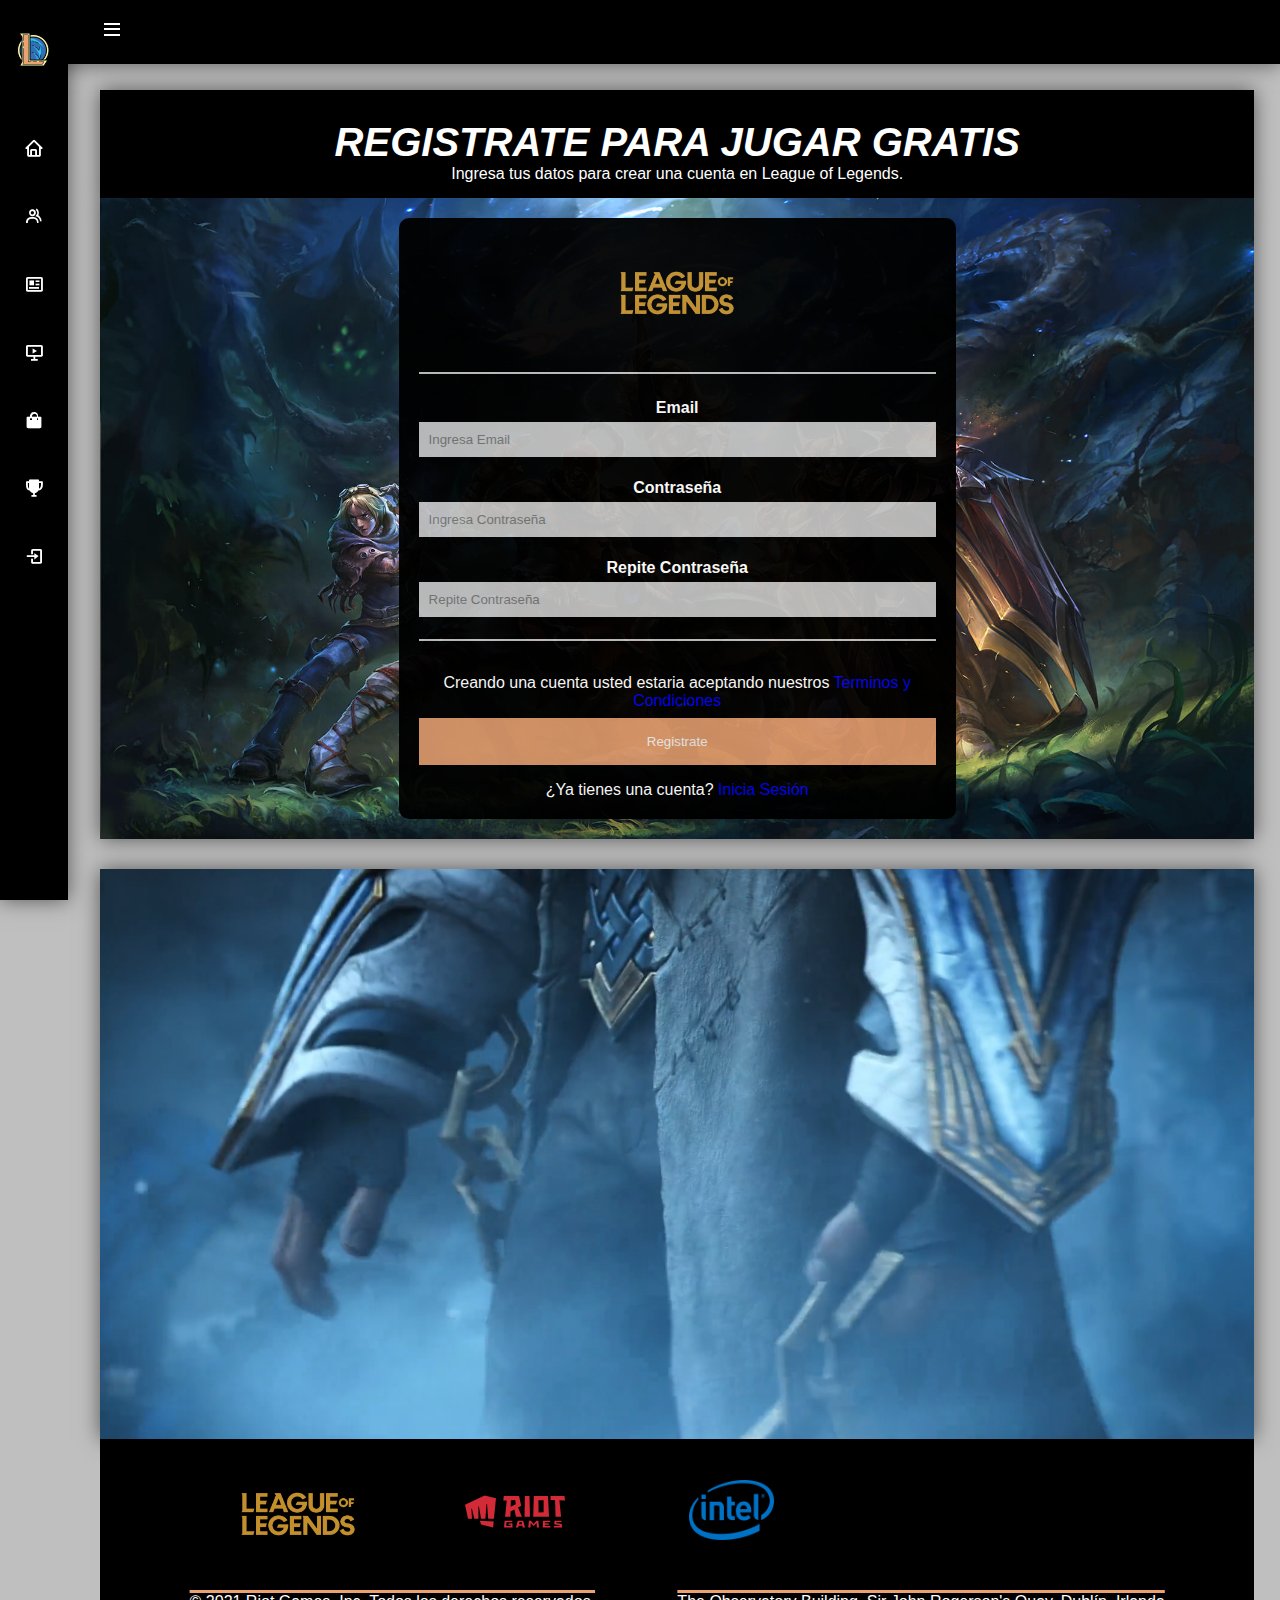
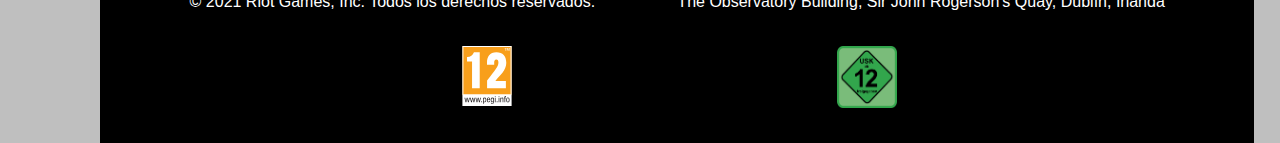
<file: registro.html>
<!DOCTYPE html>
<html lang="en">
<head>
    <meta charset="UTF-8">
    <meta name="viewport" content="width=device-width, initial-scale=1.0">
    <meta name="description" content="Registrate con una cuenta para comenzar tu aventura en League of Legends.">
    <meta name="keywords" content="JUEGOS,LOL,LEAGUE OF LEGENDS, REGISTRO, CUENTAS, PERFILES">
    <!--Google Fonts-->
    <link rel="preconnect" href="https://fonts.gstatic.com">
    <link href="https://fonts.googleapis.com/css2?family=Noto+Sans+TC:wght@300&family=Playfair+Display&display=swap" rel="stylesheet">
    <!--Bootstrap CSS-->
    <link href="https://cdn.jsdelivr.net/npm/bootstrap@5.0.1/dist/css/bootstrap.min.css" rel="stylesheet" integrity="sha384-+0n0xVW2eSR5OomGNYDnhzAbDsOXxcvSN1TPprVMTNDbiYZCxYbOOl7+AMvyTG2x" crossorigin="anonymous">
    <!--Estilos Propios-->
    <link rel="stylesheet" href="./scss/style.css" type="text/css">
    <!--Estilos Propios-->
    <script type="text/javascript" src="js/main.js"></script>
    <!--FontAwesome-->
    <link rel="stylesheet" href="https://use.fontawesome.com/releases/v5.6.3/css/all.css" integrity="sha384-UHRtZLI+pbxtHCWp1t77Bi1L4ZtiqrqD80Kn4Z8NTSRyMA2Fd33n5dQ8lWUE00s/" crossorigin="anonymous">
    <link href='https://unpkg.com/boxicons@2.0.7/css/boxicons.min.css' rel='stylesheet'>
    <!--Título/Ícono-->
    <title>League of Legends</title>
    <link rel="shortcut icon" href="media/img/logo/logolol.png" width="32" height="32px">
</head>
<body id="body-pd">

    <!--Encabezado de las Páginas-->
    <!--Botón para abrir Menú-->
    <header class="header" id="header">
        <div class="header-toggle"><i class='bx bx-menu' id="header-toggle"></i></div>

        <!--Redes Sociales-->
        <div class="social">
            <a href="https://www.facebook.com/LeagueofLegendsLatino"><i class="fab fa-facebook"></i></a>
            <a href="https://twitter.com/lollatam"><i class="fab fa-twitter"></i></a>
            <a href="https://www.instagram.com/juegalol/"><i class="fab fa-instagram"></i></a>
            <a href="https://www.youtube.com/user/RiotGamesLatino"><i class="fab fa-youtube"></i></a>
            <a href="https://es.linkedin.com/company/riot-games"><i class="fab fa-linkedin"></i></a>
            <a href="https://www.reddit.com/r/leagueoflegends/"><i class="fab fa-reddit-square"></i></a>
        </div>
    </header>

    <!--Menú Lateral-->
    <div class="l-navbar" id="nav-bar">
        <nav class="nav">
            <div> 
                <a href="index.html" class="nav-logo"> 
                    <img src="media/img/logo/logolol.png" class="nav-logo-img" alt="Logo Lol">
                    <span class="nav-logo-name">League of Legends</span> 
                </a>

            <div class="nav-list"> 
                <a href="index.html" class="nav-link"> 
                    <i class='bx bx-home nav-icon'></i> 
                    <span class="nav-name">Inicio</span> 
                </a> 

                <a href="campeones.html" class="nav-link"> 
                    <i class='bx bx-group nav-icon'></i> 
                    <span class="nav-name">Campeones</span> 
                </a> 

                <a href="noticias.html" class="nav-link"> 
                    <i class='bx bx-news nav-icon'></i> 
                    <span class="nav-name">Noticias</span> 
                </a> 

                <a href="multimedia.html" class="nav-link"> 
                    <i class='bx bx-slideshow nav-icon'></i> 
                    <span class="nav-name">Multimedia</span> 
                </a>

                <a href="tienda.html" class="nav-link"> 
                    <i class='bx bxs-shopping-bag nav-icon'></i> 
                    <span class="nav-name">Tienda</span> 
                </a>

                <a href="torneos.html" class="nav-link"> 
                    <i class='bx bxs-trophy nav-icon'></i> 
                    <span class="nav-name">Torneos</span> 
                </a>

                <a href="registro.html" class="nav-link"> 
                    <i class='bx bx-log-in nav-icon'></i> 
                    <span class="nav-name">Registro</span> 
                </a>
            </div>
            </div>
        </nav>
    </div>

    <!--Título de las Páginas-->
    <div class="titulos">
        <h1>REGISTRATE PARA JUGAR GRATIS</h1>
        <p>Ingresa tus datos para crear una cuenta en League of Legends.</p>
    </div>

    <!--Registro-->
    <div class="contenedor">
        <div class="registro">
            <img src="media/img/titulo/lolTitulo.png" alt="League of Legends Logo">
            <hr>

            <label for="email"><b>Email</b></label>
            <input type="text" placeholder="Ingresa Email" name="email" id="registro__email" required>
    
            <label for="psw"><b>Contraseña</b></label>
            <input type="password" placeholder="Ingresa Contraseña" name="psw" id="registro__psw" required>
    
            <label for="psw-repeat"><b>Repite Contraseña</b></label>
            <input type="password" placeholder="Repite Contraseña" name="psw-repeat" id="registro__pswrepetir" required>
            <hr>
    
            <p>Creando una cuenta usted estaria aceptando nuestros <a href="https://www.hcaptcha.com/terms">Terminos y Condiciones</a></p>
            <button type="submit">Registrate</button>

            <p>¿Ya tienes una cuenta? <a href="https://signup.las.leagueoflegends.com/es/signup/index#/">Inicia Sesión</a></p>
        </div>
    </div>

    <!--Video Loop End-->
    <div class="loop-final">
        <div class="loop-contenedor">
            <video autoplay loop muted>
                <source src="videoendfooter.mp4" type="video/mp4">
            </video>
        </div>
    </div>

    <!--Pie de las Páginas-->
    <footer class="footer">
        <div class="footer-contenedor" id="footer-contenedor-responsive">
            <div class="footer-logo">
                <a href="index.html"><img src="media/img/titulo/lolTitulo.png" alt="League of Legends"></a>
            </div>

            <div class="footer-navegador">
                <a href="https://www.riotgames.com/es"><img src="media/img/logo/riot-games.svg" alt="Riot Games" id="riotgames-logo"></a>
            </div>

            <div class="footer-navegador-secundario">
                <a href="https://www.intel.la/content/www/xl/es/homepage.html"><img src="media/img/sponsors/intelLogo.png" alt="Intel" id="intel-logo"></a>
            </div>

            <div class="footer-social" id="footer-social-responsive">
                    <a href="https://www.facebook.com/LeagueofLegendsLatino"><i class="fab fa-facebook"></i></a>
                    <a href="https://twitter.com/lollatam"><i class="fab fa-twitter"></i></a>
                    <a href="https://www.instagram.com/juegalol/"><i class="fab fa-instagram"></i></a>
                    <a href="https://www.youtube.com/user/RiotGamesLatino"><i class="fab fa-youtube"></i></a>
                    <a href="https://es.linkedin.com/company/riot-games"><i class="fab fa-linkedin"></i></a>
                    <a href="https://es.linkedin.com/company/riot-games"><i class="fab fa-reddit-square"></i></a>
            </div>
        </div>
    </footer>

    <div class="footer-medio" id="footer-medio-responsive">
        <p class="footer-medio-texto">© 2021 Riot Games, Inc. Todos los derechos reservados.</p>
        <p class="footer-medio-texto--end">The Observatory Building, Sir John Rogerson's Quay, Dublín, Irlanda</p>
    </div>

    <div class="footer-final" id="footer-final-responsive">
            <img src="media/img/sponsors/pegi-12.svg" id="pegi-12" alt="Pegi 12">
            <img src="media/img/sponsors/usk12.png" id="usk-12" alt="USK 12">
    </div>

    <!--Scripts Bundle-->
    <script src="https://cdn.jsdelivr.net/npm/bootstrap@5.0.2/dist/js/bootstrap.bundle.min.js" integrity="sha384-MrcW6ZMFYlzcLA8Nl+NtUVF0sA7MsXsP1UyJoMp4YLEuNSfAP+JcXn/tWtIaxVXM" crossorigin="anonymous"></script>
    <!--JQuery-->
    <script src="https://code.jquery.com/jquery-3.6.0.min.js" integrity="sha256-/xUj+3OJU5yExlq6GSYGSHk7tPXikynS7ogEvDej/m4=" crossorigin="anonymous"></script>
</body>
</html>
</file>
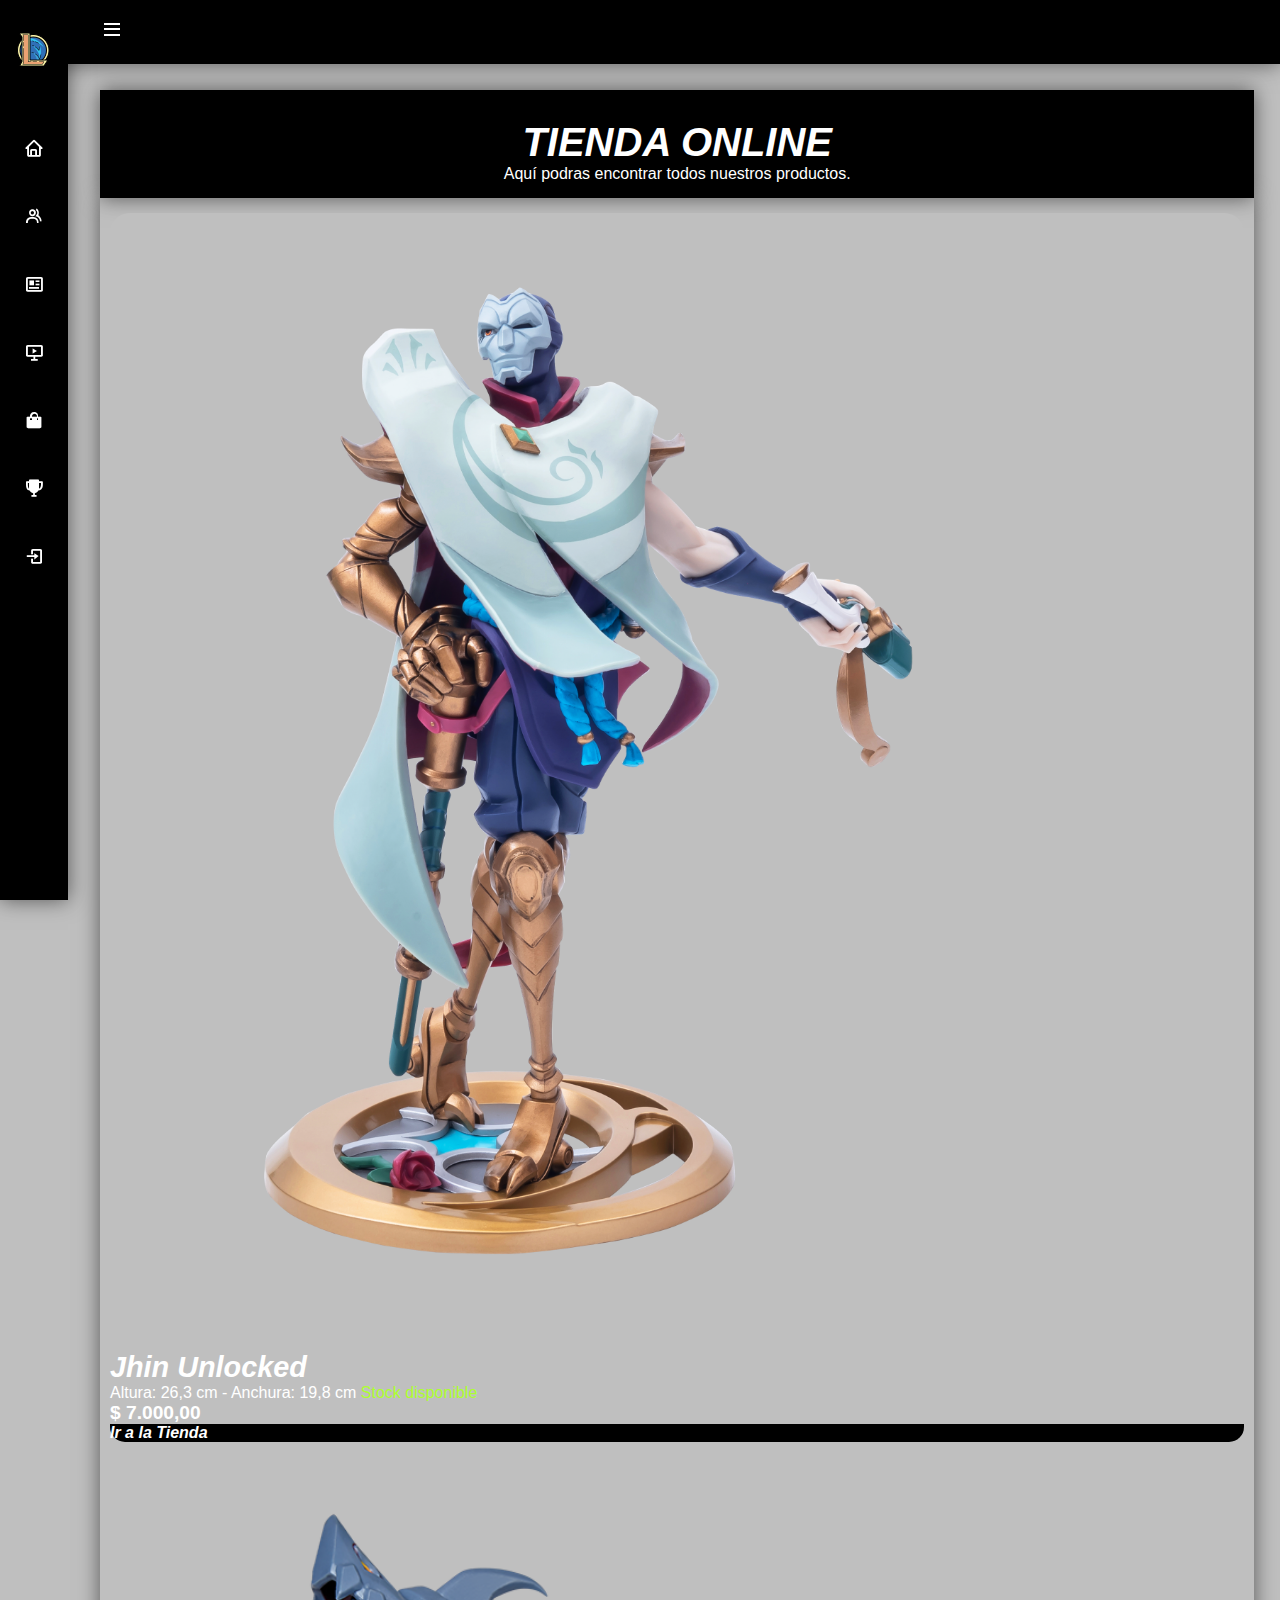
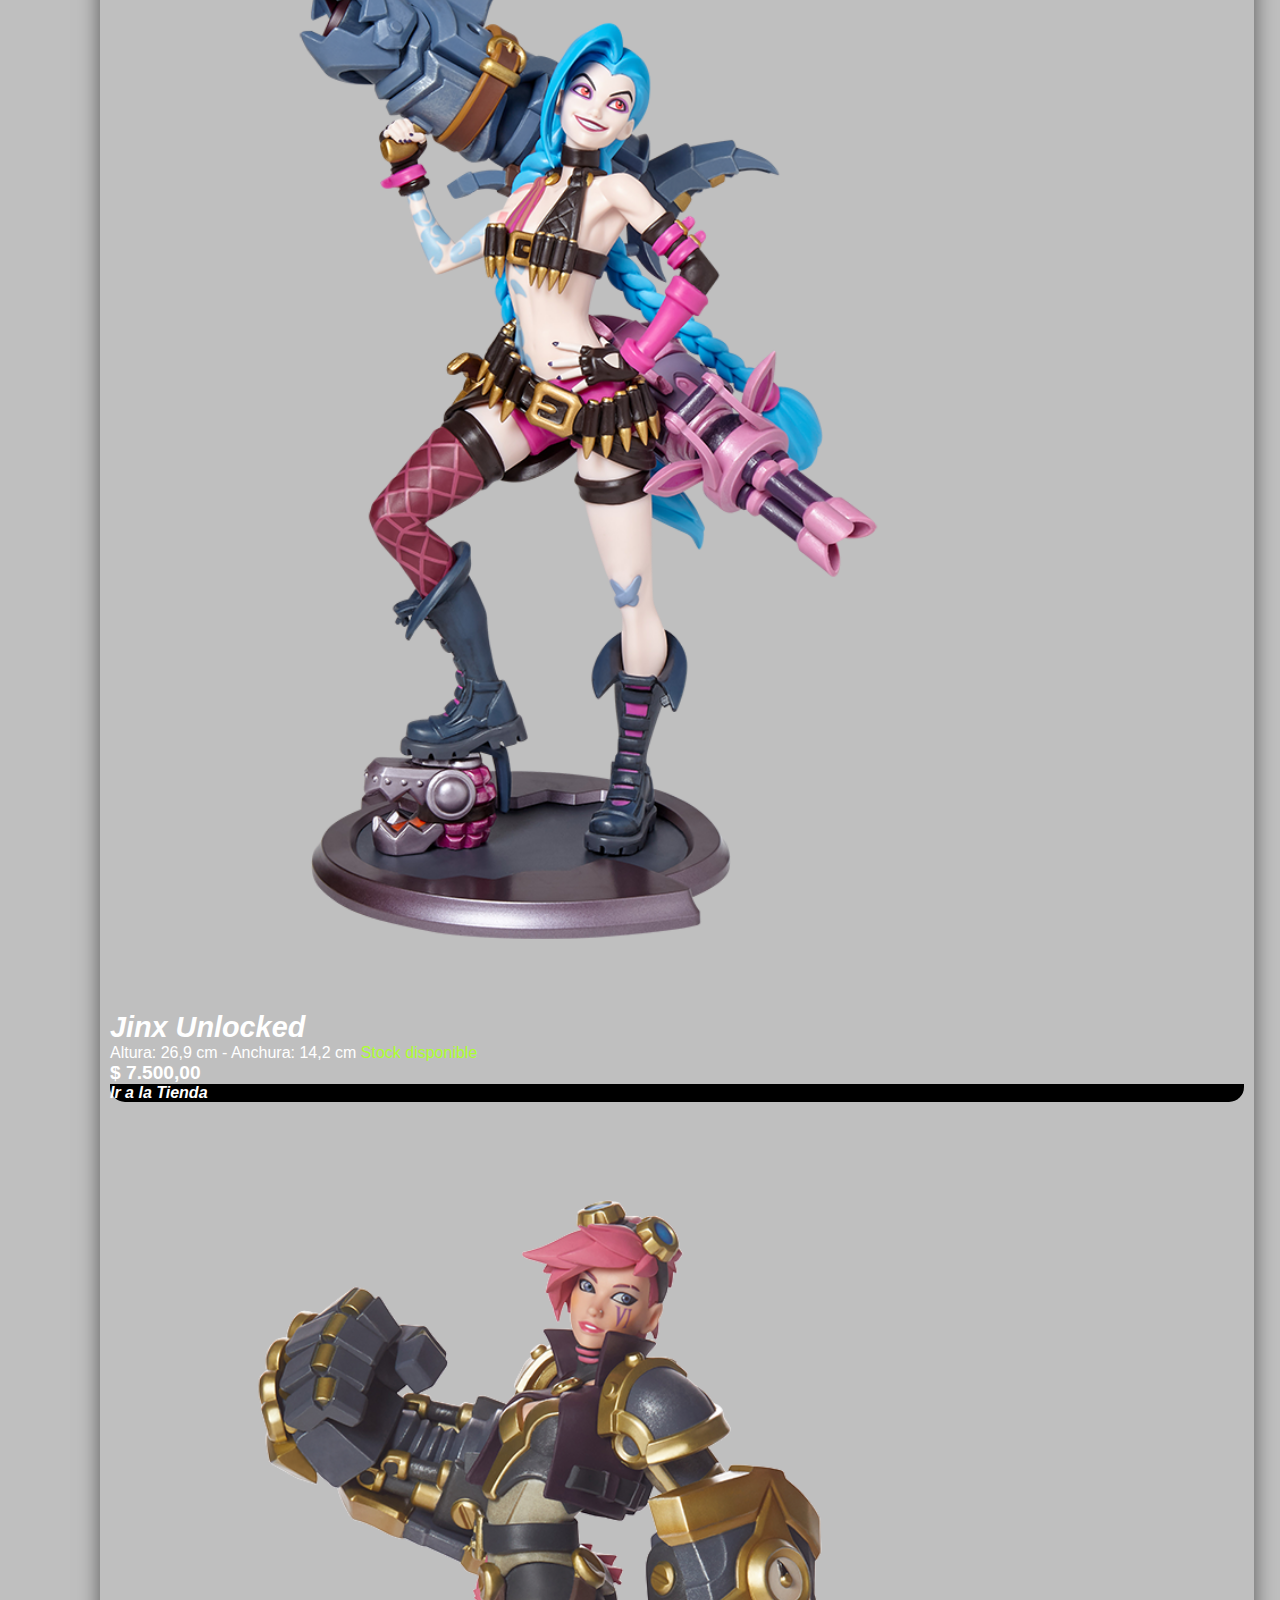
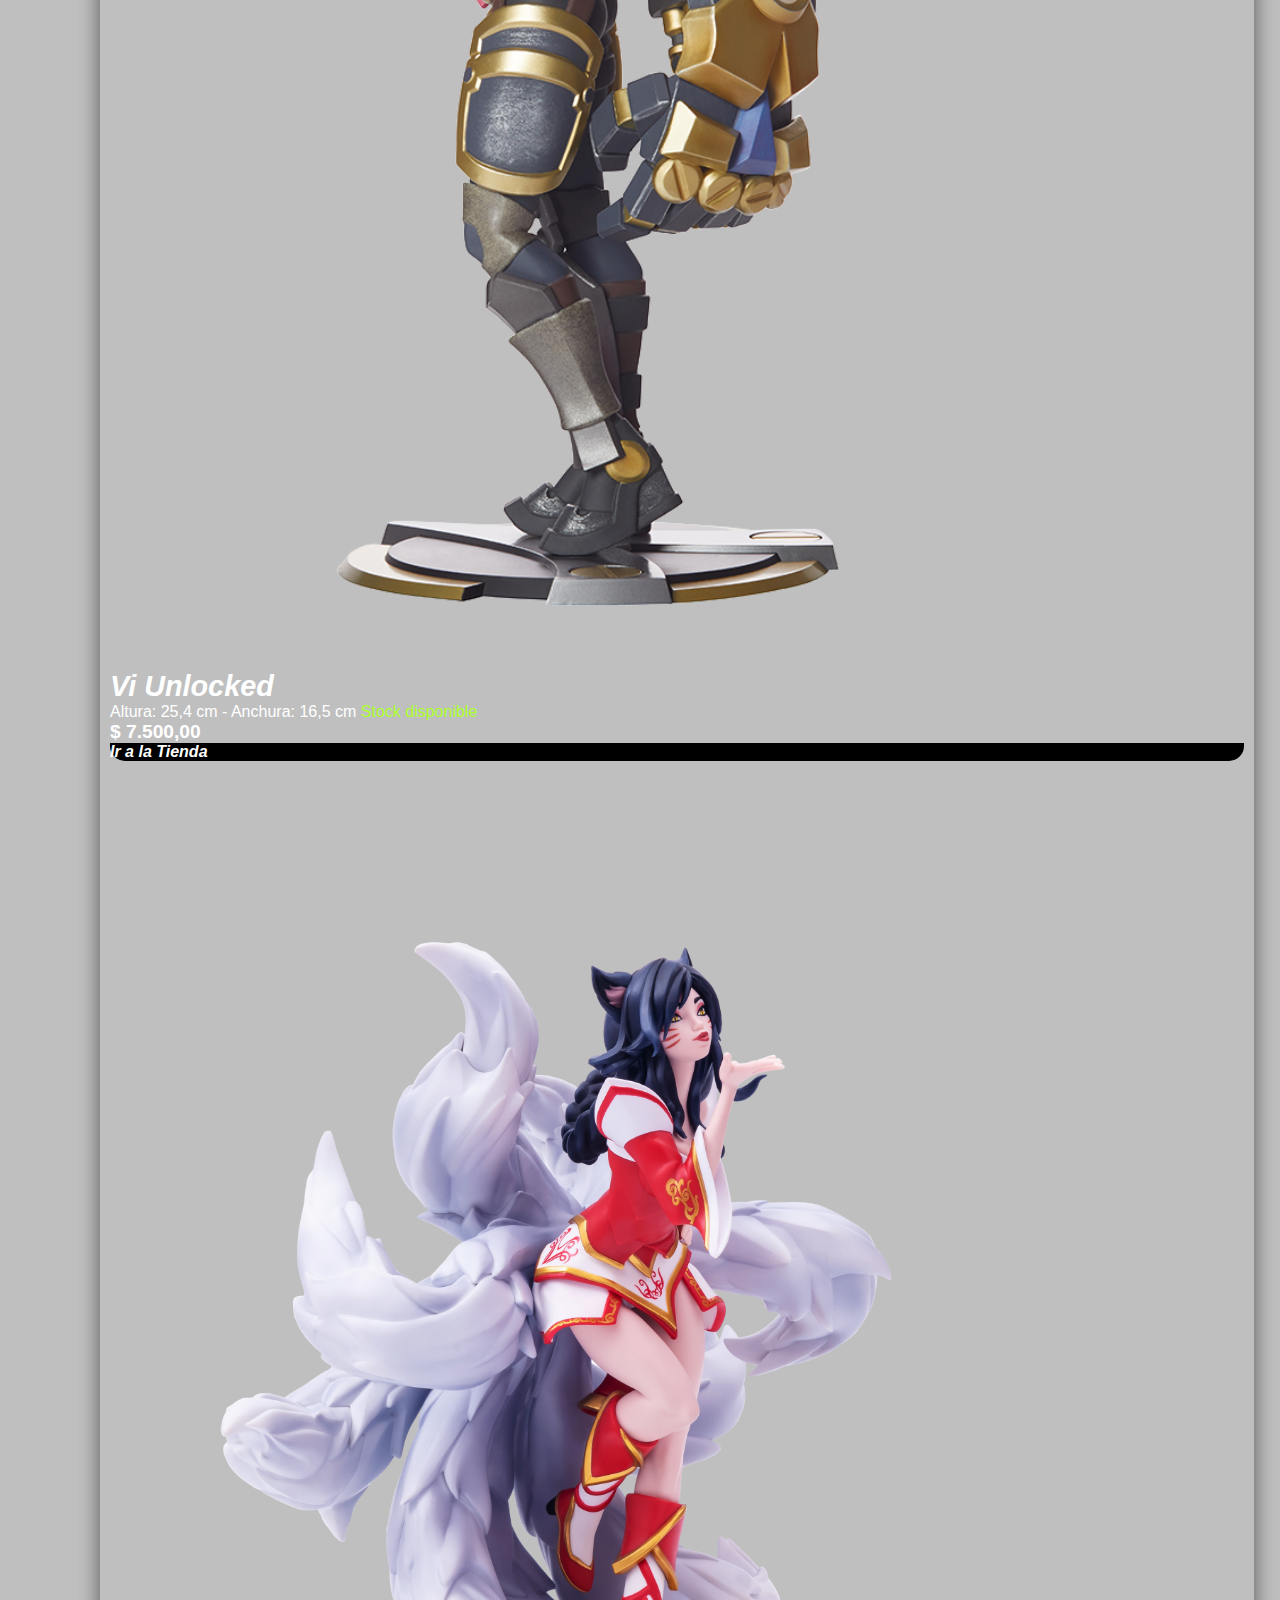
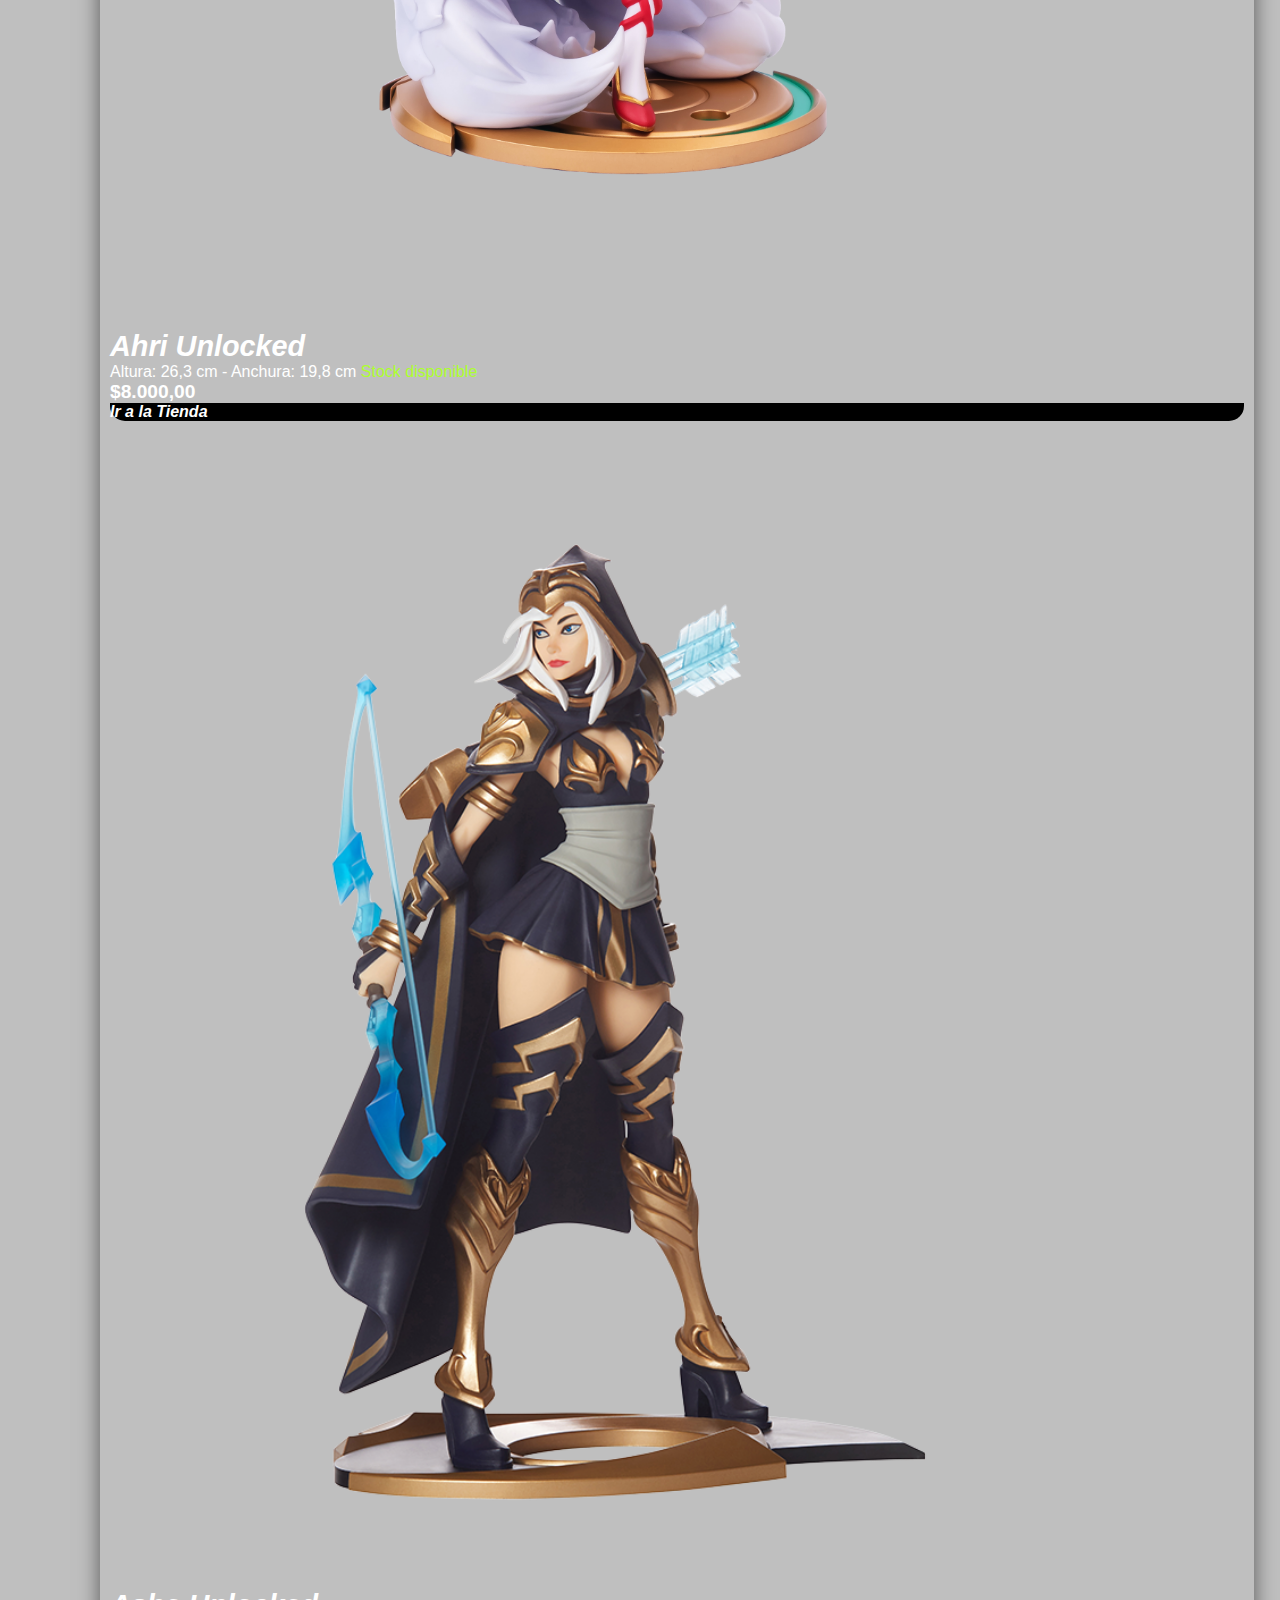
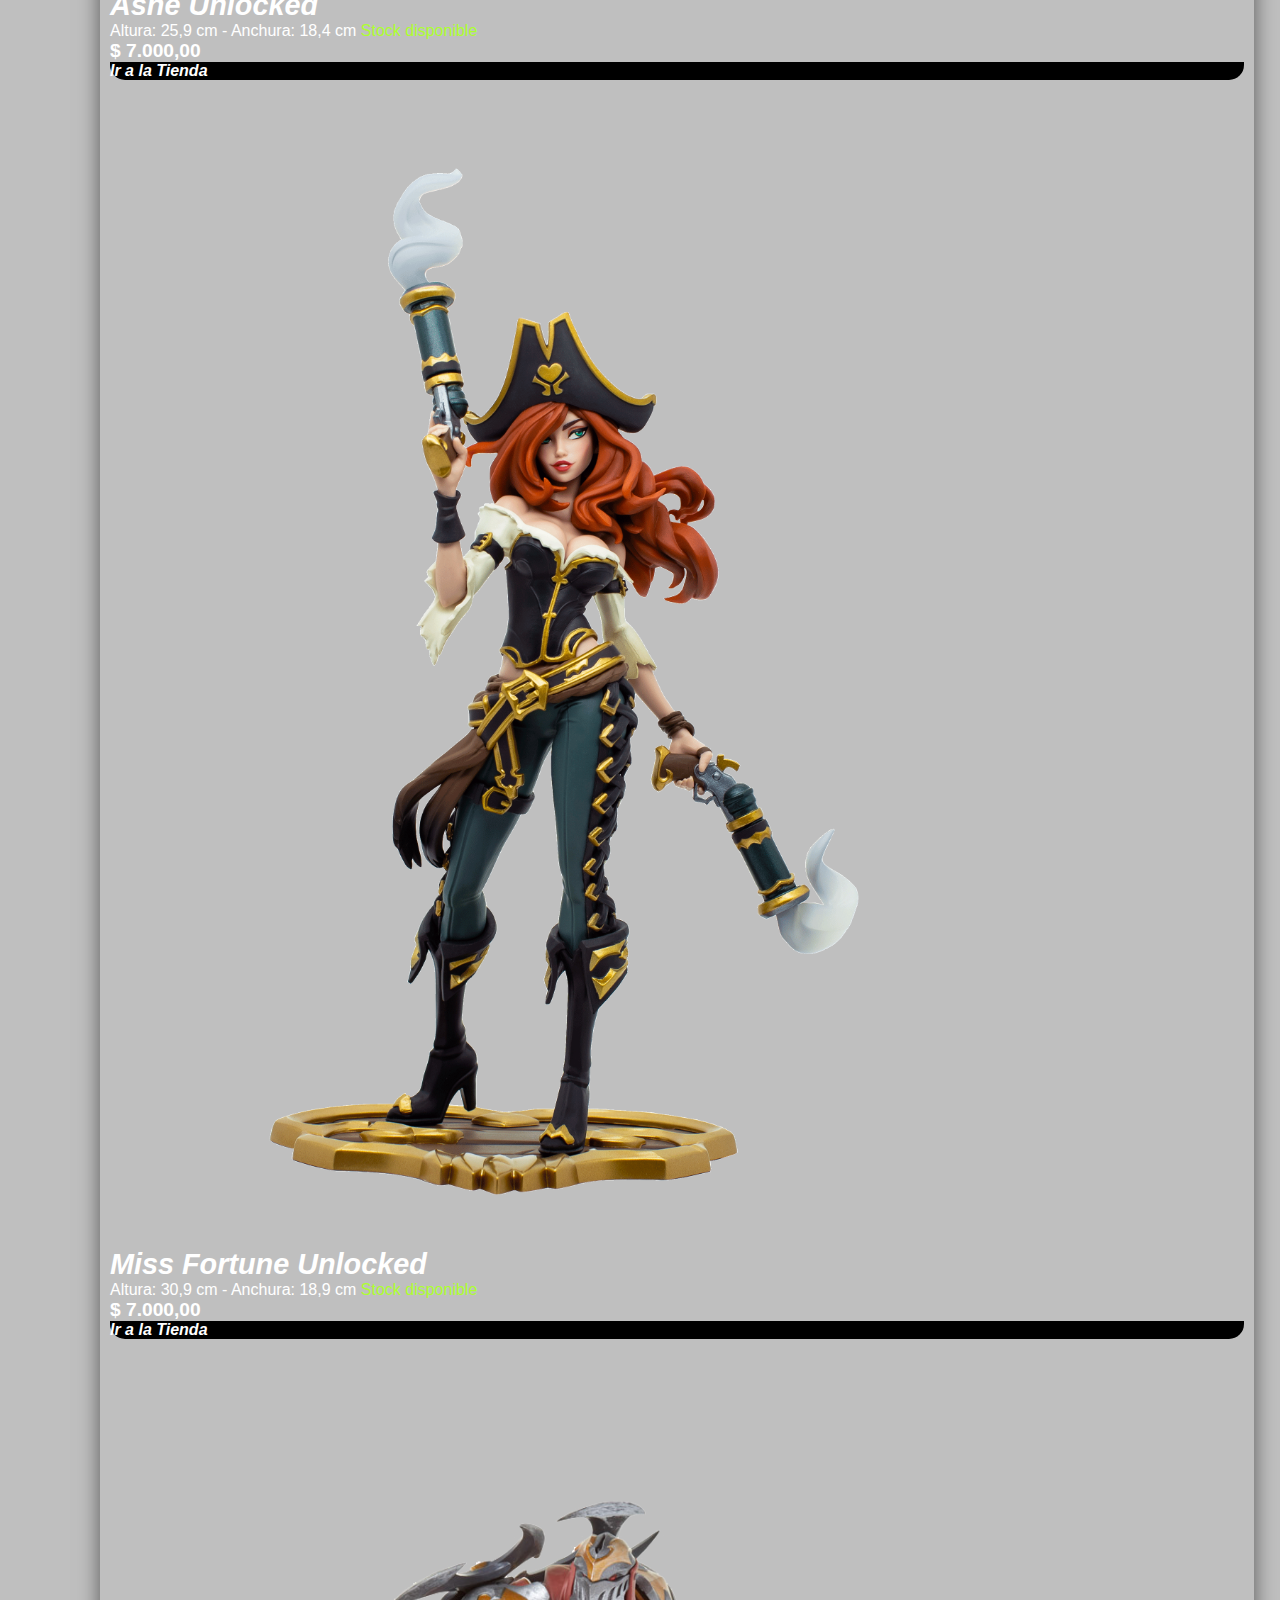
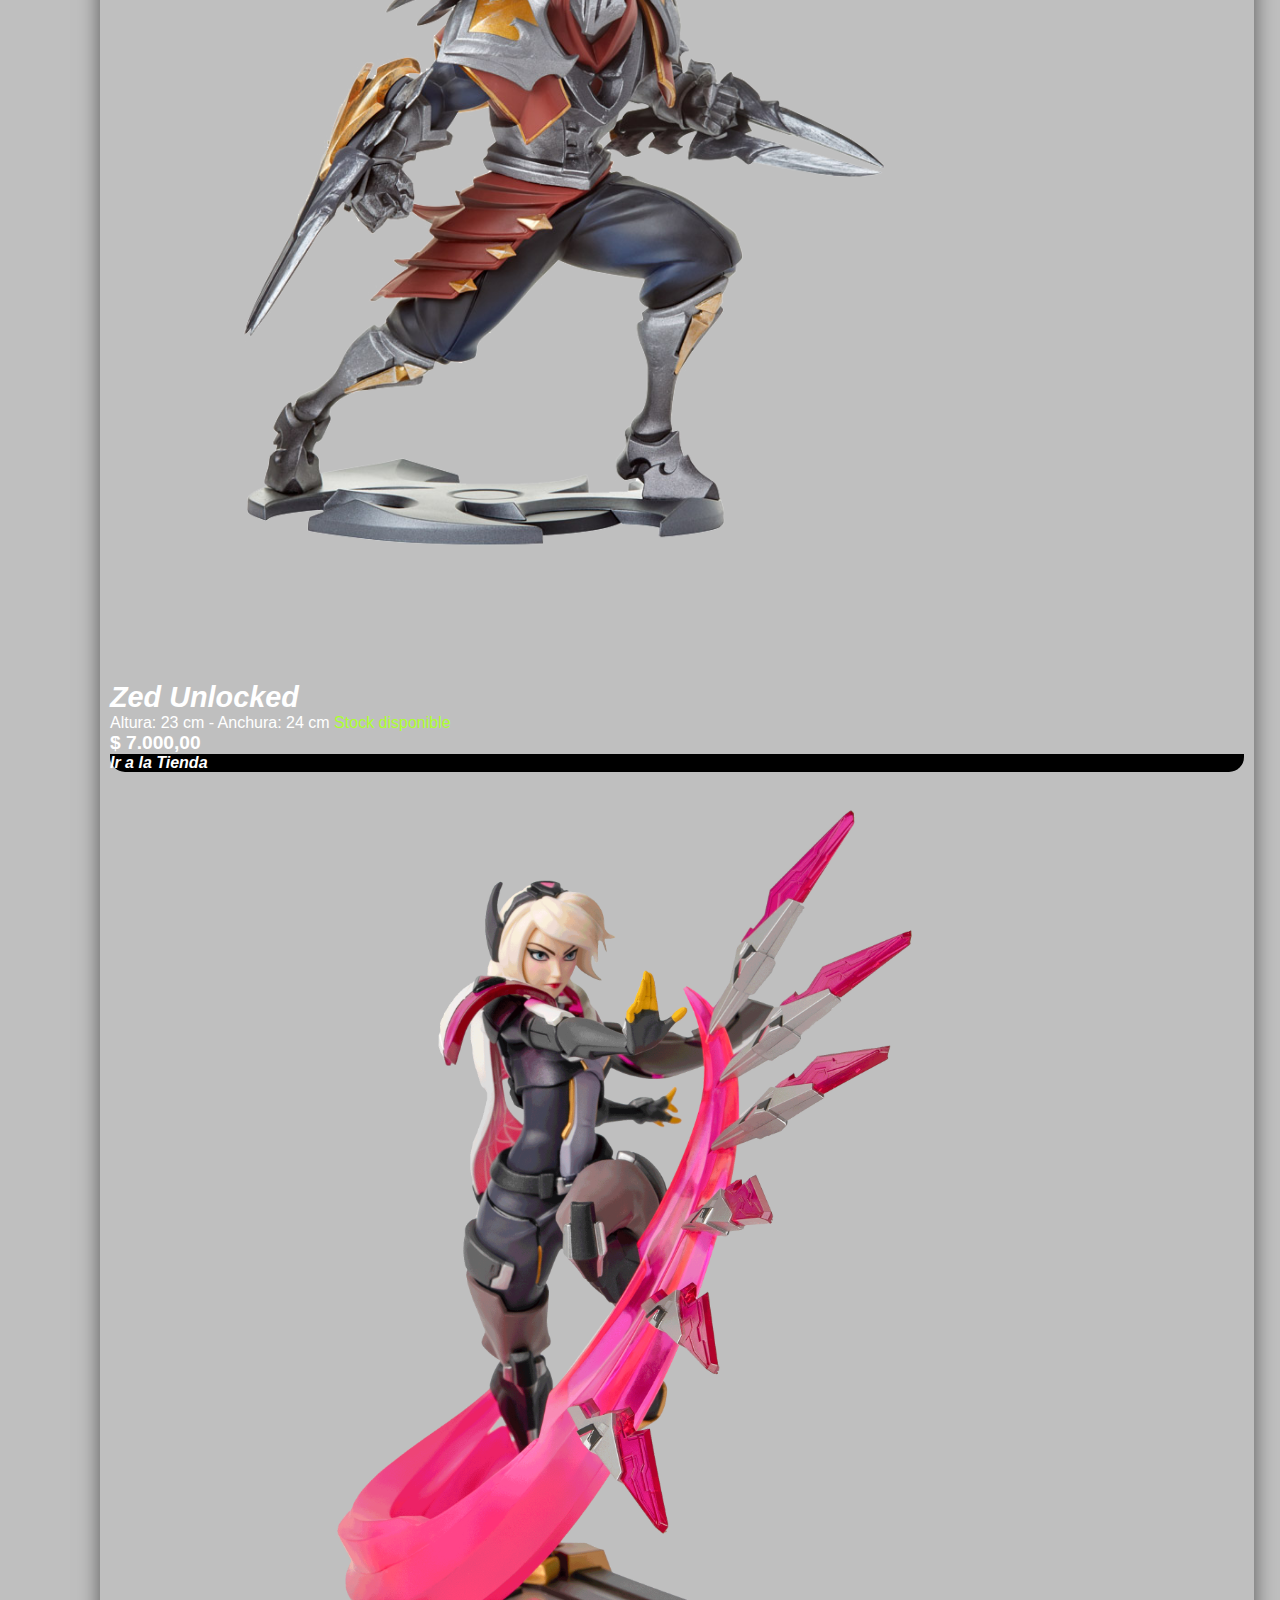
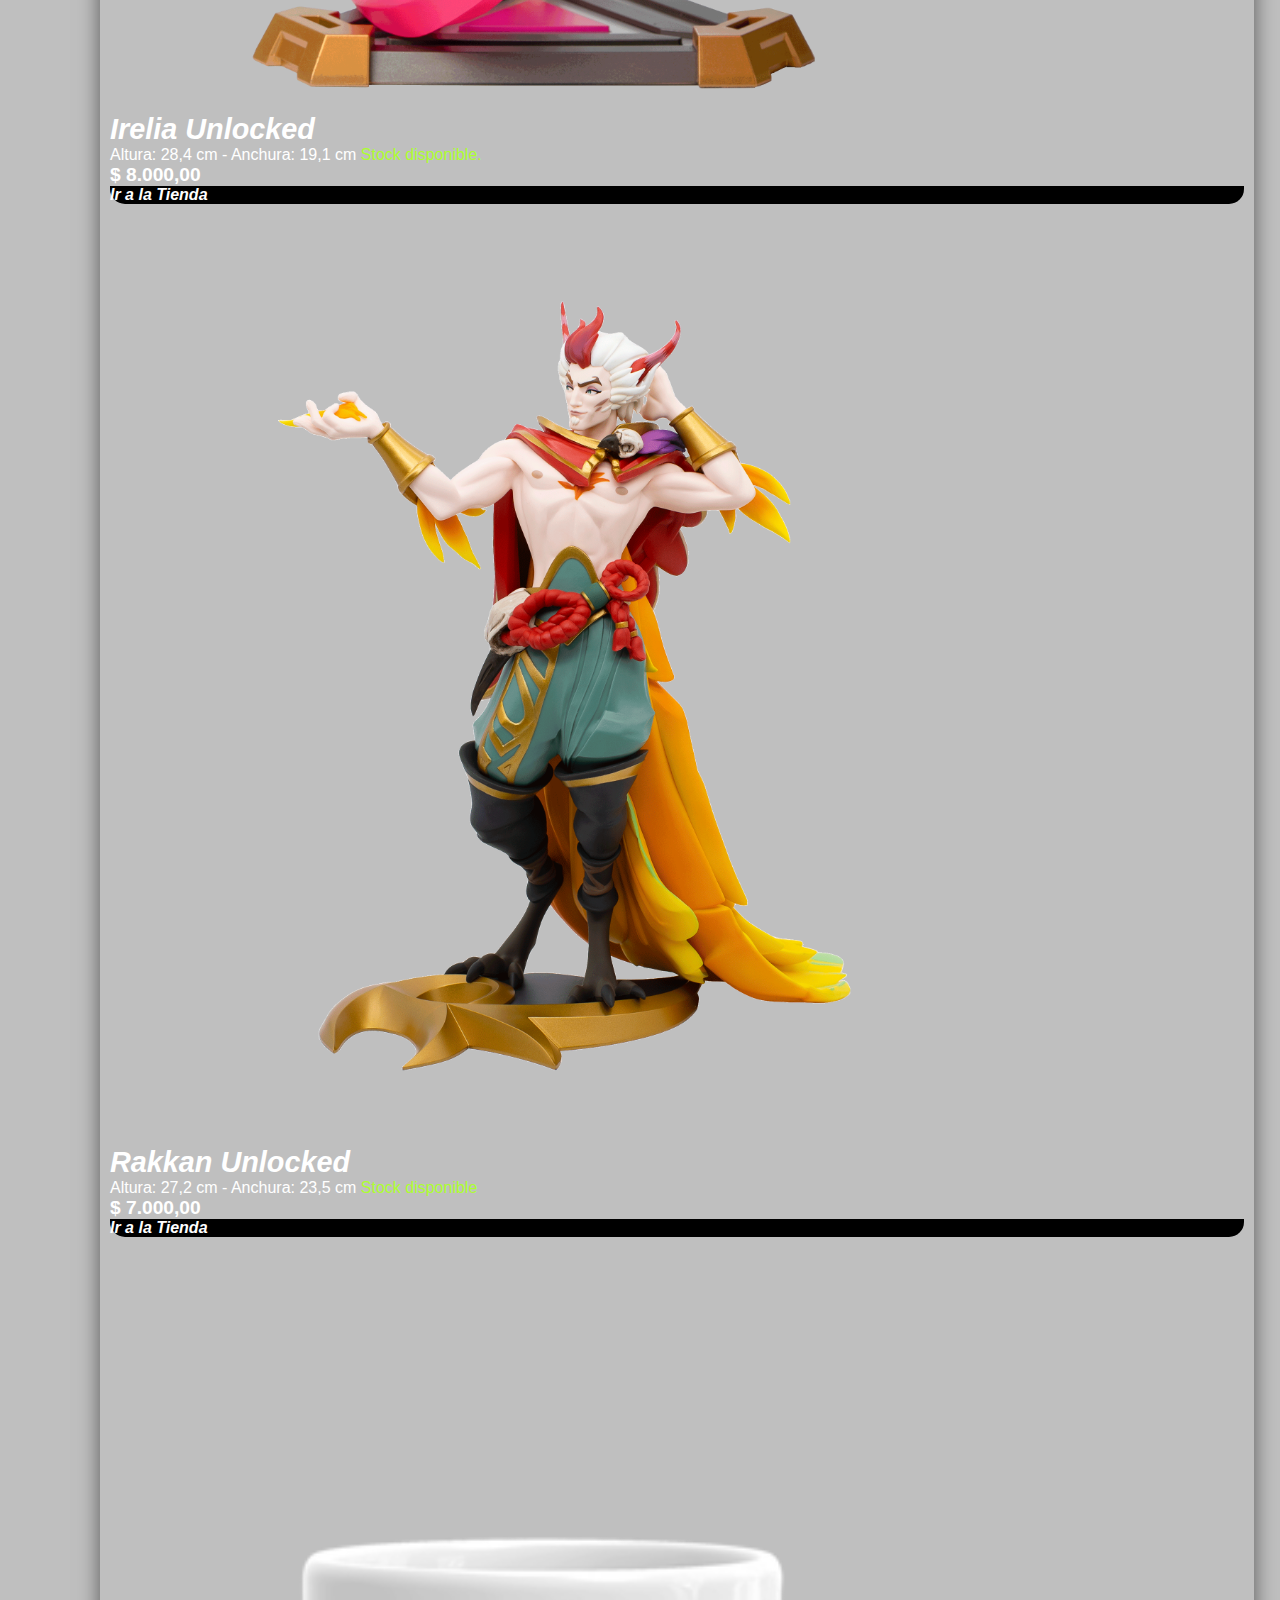
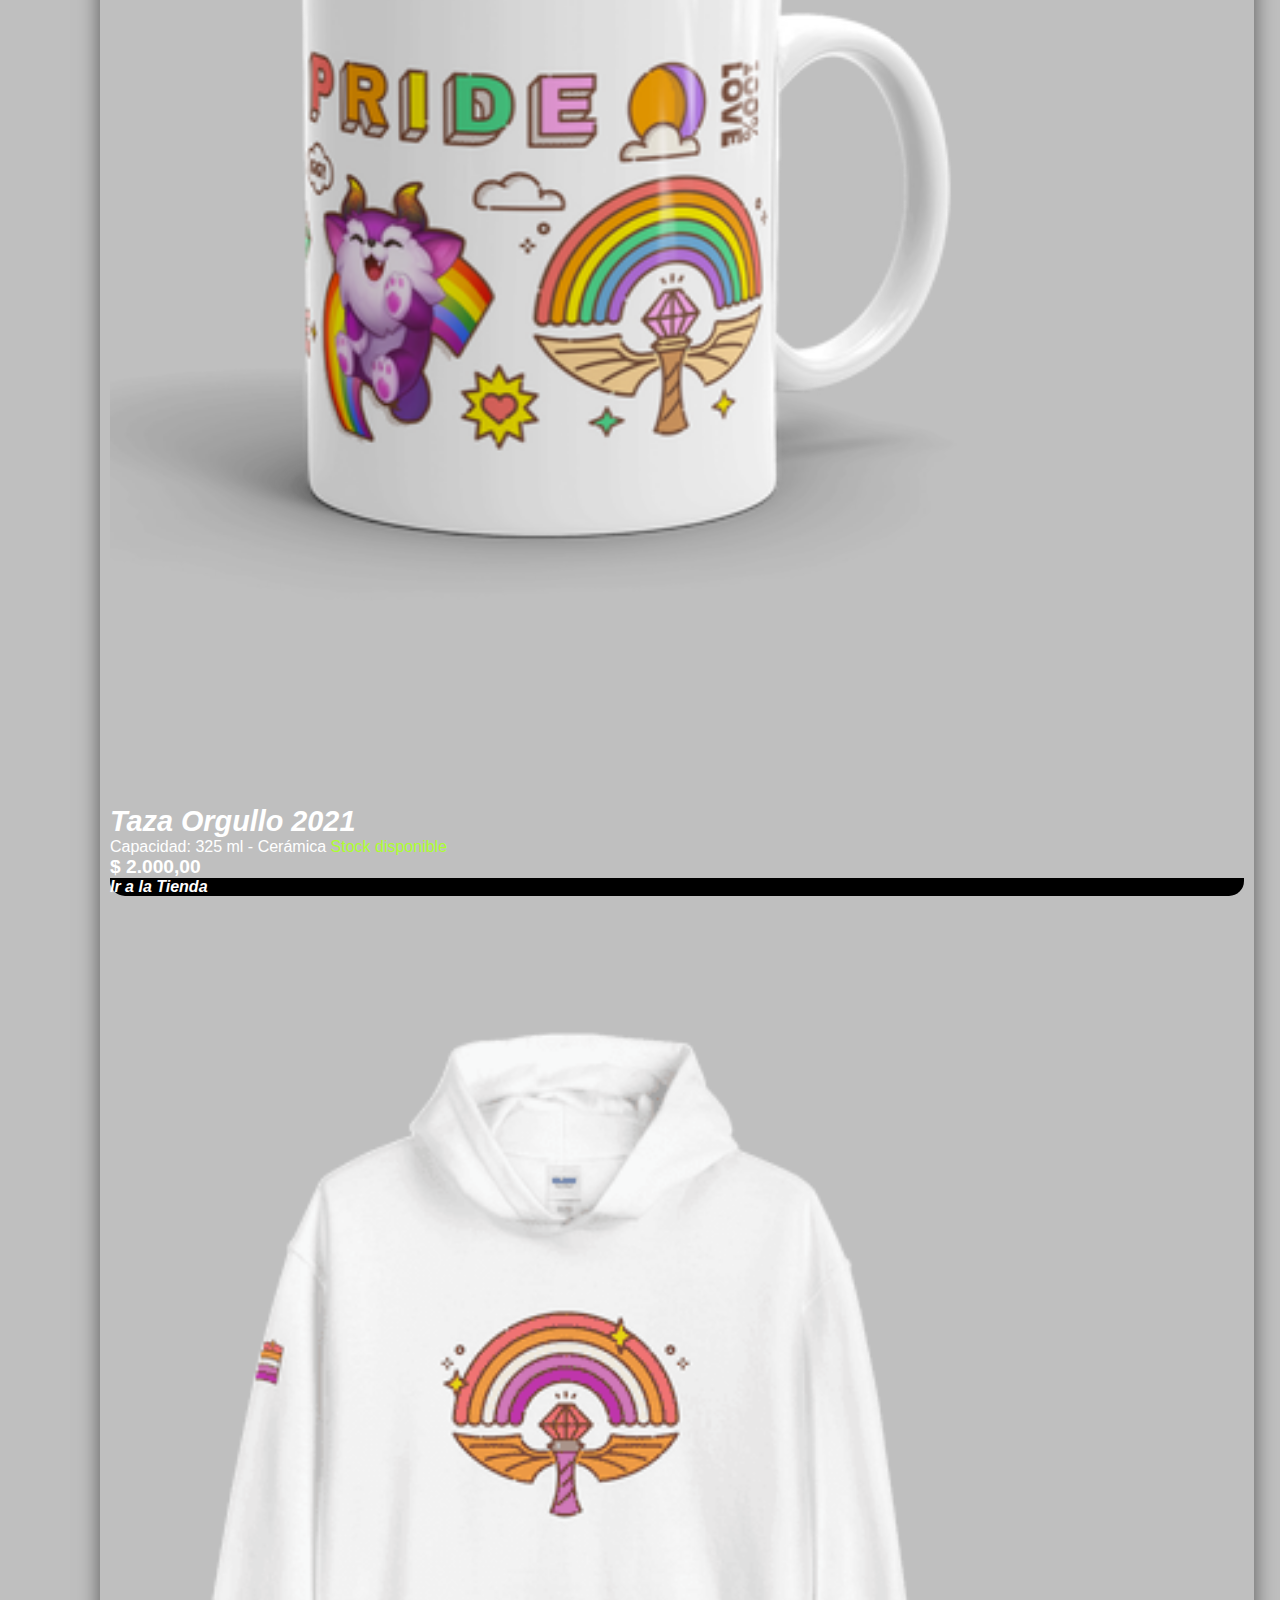
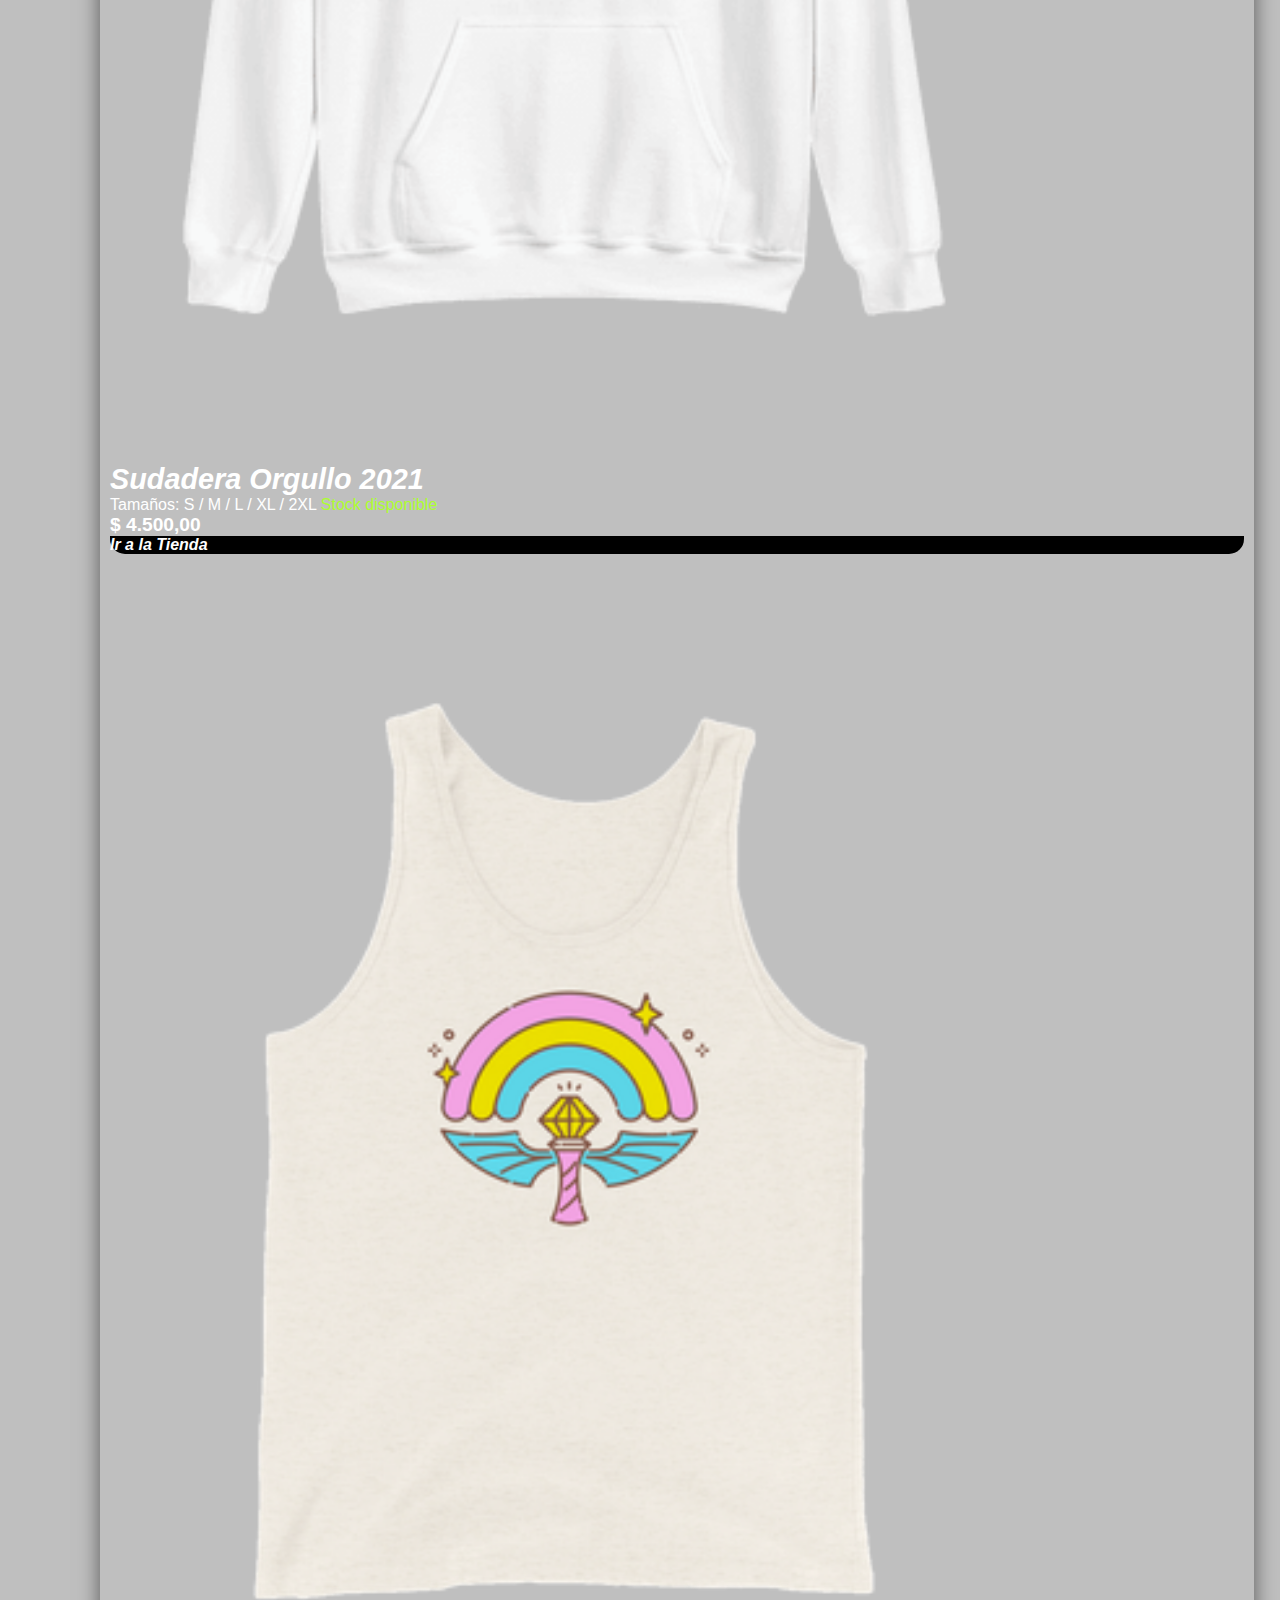
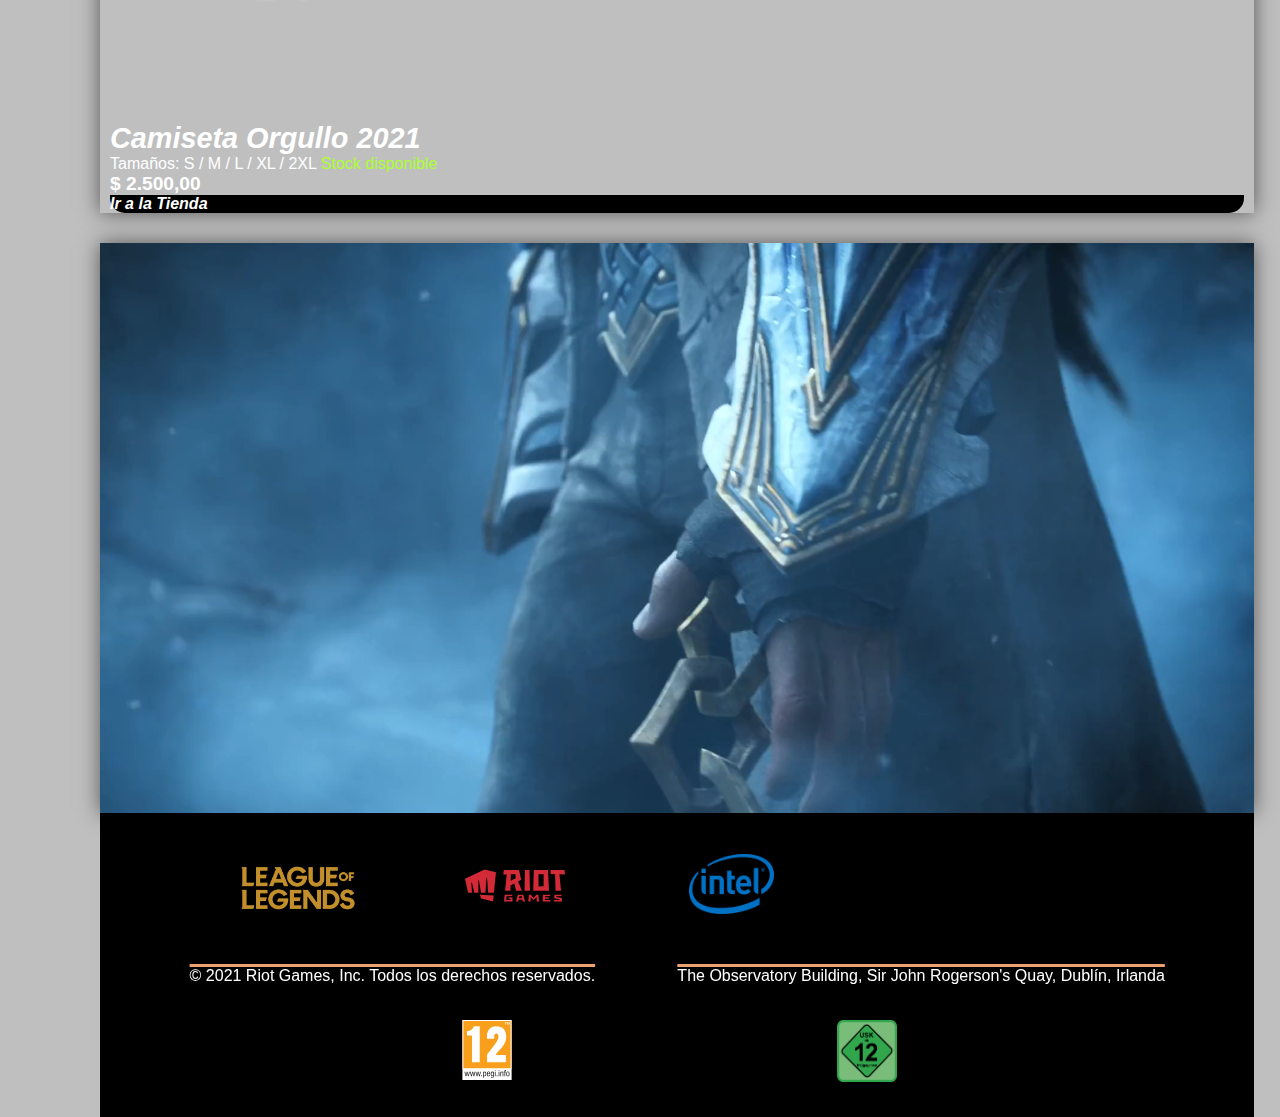
<file: tienda.html>
<!DOCTYPE html>
<html lang="en">
<head>
    <meta charset="UTF-8">
    <meta name="viewport" content="width=device-width, initial-scale=1.0">
    <meta name="description" content="Encuentra aquí todos los artículos en venta sobre el juego League of Legends en esta tienda virtual.">
    <meta name="keywords" content="JUEGOS,LOL,LEAGUE OF LEGENDS, TIENDA, FIGURAS, ROPA, ARTICULOS">
    <!--Google Fonts-->
    <link rel="preconnect" href="https://fonts.gstatic.com">
    <link href="https://fonts.googleapis.com/css2?family=Noto+Sans+TC:wght@300&family=Playfair+Display&display=swap" rel="stylesheet">
    <!--Bootstrap CSS-->
    <link href="https://cdn.jsdelivr.net/npm/bootstrap@5.0.1/dist/css/bootstrap.min.css" rel="stylesheet" integrity="sha384-+0n0xVW2eSR5OomGNYDnhzAbDsOXxcvSN1TPprVMTNDbiYZCxYbOOl7+AMvyTG2x" crossorigin="anonymous">
    <!--Estilos Propios-->
    <link rel="stylesheet" href="./scss/style.css" type="text/css">
    <!--Estilos Propios-->
    <script type="text/javascript" src="js/main.js"></script>
    <!--FontAwesome-->
    <link rel="stylesheet" href="https://use.fontawesome.com/releases/v5.6.3/css/all.css" integrity="sha384-UHRtZLI+pbxtHCWp1t77Bi1L4ZtiqrqD80Kn4Z8NTSRyMA2Fd33n5dQ8lWUE00s/" crossorigin="anonymous">
    <link href='https://unpkg.com/boxicons@2.0.7/css/boxicons.min.css' rel='stylesheet'>
    <!--Título/Ícono-->
    <title>League of Legends</title>
    <link rel="shortcut icon" href="media/img/logo/logolol.png" width="32" height="32px">
</head>
<body id="body-pd">

    <!--Encabezado de las Páginas-->
    <!--Botón para abrir Menú-->
    <header class="header" id="header">
        <div class="header-toggle"><i class='bx bx-menu' id="header-toggle"></i></div>

        <!--Redes Sociales-->
        <div class="social">
            <a href="https://www.facebook.com/LeagueofLegendsLatino"><i class="fab fa-facebook"></i></a>
            <a href="https://twitter.com/lollatam"><i class="fab fa-twitter"></i></a>
            <a href="https://www.instagram.com/juegalol/"><i class="fab fa-instagram"></i></a>
            <a href="https://www.youtube.com/user/RiotGamesLatino"><i class="fab fa-youtube"></i></a>
            <a href="https://es.linkedin.com/company/riot-games"><i class="fab fa-linkedin"></i></a>
            <a href="https://www.reddit.com/r/leagueoflegends/"><i class="fab fa-reddit-square"></i></a>
        </div>
    </header>

    <!--Menú Lateral-->
    <div class="l-navbar" id="nav-bar">
        <nav class="nav">
            <div> 
                <a href="index.html" class="nav-logo"> 
                    <img src="media/img/logo/logolol.png" class="nav-logo-img" alt="Logo Lol">
                    <span class="nav-logo-name">League of Legends</span> 
                </a>

            <div class="nav-list"> 
                <a href="index.html" class="nav-link"> 
                    <i class='bx bx-home nav-icon'></i> 
                    <span class="nav-name">Inicio</span> 
                </a> 

                <a href="campeones.html" class="nav-link"> 
                    <i class='bx bx-group nav-icon'></i> 
                    <span class="nav-name">Campeones</span> 
                </a> 

                <a href="noticias.html" class="nav-link"> 
                    <i class='bx bx-news nav-icon'></i> 
                    <span class="nav-name">Noticias</span> 
                </a> 

                <a href="multimedia.html" class="nav-link"> 
                    <i class='bx bx-slideshow nav-icon'></i> 
                    <span class="nav-name">Multimedia</span> 
                </a>

                <a href="tienda.html" class="nav-link"> 
                    <i class='bx bxs-shopping-bag nav-icon'></i> 
                    <span class="nav-name">Tienda</span> 
                </a>

                <a href="torneos.html" class="nav-link"> 
                    <i class='bx bxs-trophy nav-icon'></i> 
                    <span class="nav-name">Torneos</span> 
                </a>

                <a href="registro.html" class="nav-link"> 
                    <i class='bx bx-log-in nav-icon'></i> 
                    <span class="nav-name">Registro</span> 
                </a>
            </div>
            </div>
        </nav>
    </div>

    <!--Título de las Páginas-->
    <div class="titulos">
        <h1>TIENDA ONLINE</h1>
        <p>Aquí podras encontrar todos nuestros productos.</p>
    </div>

    <!--Tienda Online-->
    <div class="tienda">
        <div class="container">
            <div class="row">
                <!--Producto 1 (Jhin)-->
                <div class="col-md-4">
                    <div class="card mt-2">
                        <div class="producto-1 align-items-center p-2 text-center">
                            <img src="media/img/tienda/jhin1.png" alt="Jhin Unlocked">
                            <h5>Jhin Unlocked</h5>

                            <!--Información de Producto-->
                            <div class="mt-1 info">
                                <span class="texto1 d-block">Altura: 26,3 cm - Anchura: 19,8 cm</span>
                                <span class="texto2">Stock disponible</span>
                            </div>
                            <div class="precio mt-3 text-dark">
                                <span>$ 7.000,00</span>
                                <div class="estrellas mt-1 align-items-center">
                                    <i class="fa fa-star"></i>
                                    <i class="fa fa-star"></i>
                                    <i class="fa fa-star"></i>
                                    <i class="fa fa-star"></i>
                                </div>
                            </div>
                        </div>

                        <!--Botones de los Productos-->
                        <div class="p-3 comprar text-center mt-3">
                            <a href="https://merch.riotgames.com/es-es/product/jhin-unlocked/"><span class="text-uppercase">Ir a la Tienda</span></a>
                        </div>
                    </div>
                </div>
                <!--Termina Producto 1-->

                <!--Producto 2 (Jinx)-->
                <div class="col-md-4">
                    <div class="card mt-2">
                        <div class="producto-1 align-items-center p-2 text-center">
                            <img src="media/img/tienda/jinx1.png" alt="Jinx Unlocked">
                            <h5>Jinx Unlocked</h5>

                            <!--Información de Producto-->
                            <div class="mt-1 info">
                                <span class="texto1 d-block">Altura: 26,9 cm - Anchura: 14,2 cm</span>
                                <span class="texto2">Stock disponible</span>
                            </div>
                            <div class="precio mt-3 text-dark">
                                <span>$ 7.500,00</span>
                                <div class="estrellas mt-1 align-items-center">
                                    <i class="fa fa-star"></i>
                                    <i class="fa fa-star"></i>
                                    <i class="fa fa-star"></i>
                                    <i class="fa fa-star"></i>
                                    <i class="fa fa-star"></i>
                                </div>
                            </div>
                        </div>

                        <!--Botones de los Productos-->
                        <div class="p-3 comprar text-center mt-3">
                            <a href="https://merch.riotgames.com/es-es/product/jinx-unlocked-statue/"><span class="text-uppercase">Ir a la Tienda</span></a>
                        </div>
                    </div>
                </div>
                <!--Termina Producto 2-->

                <!--Producto 3 (Vi)-->
                <div class="col-md-4">
                    <div class="card mt-2">
                        <div class="producto-1 align-items-center p-2 text-center">
                            <img src="media/img/tienda/vi1.png" alt="Vi Unlocked">
                            <h5>Vi Unlocked</h5>

                            <!--Información de Producto-->
                            <div class="mt-1 info">
                                <span class="texto1 d-block">Altura: 25,4 cm - Anchura: 16,5 cm</span>
                                <span class="texto2">Stock disponible</span>
                            </div>
                            <div class="precio mt-3 text-dark">
                                <span>$ 7.500,00</span>
                                <div class="estrellas mt-1 align-items-center">
                                    <i class="fa fa-star"></i>
                                    <i class="fa fa-star"></i>
                                    <i class="fa fa-star"></i>
                                    <i class="fa fa-star"></i>
                                </div>
                            </div>
                        </div>

                        <!--Botones de los Productos-->
                        <div class="p-3 comprar text-center mt-3">
                            <a href="https://merch.riotgames.com/es-es/product/vi-unlocked/"><span class="text-uppercase">Ir a la Tienda</span></a>
                        </div>
                    </div>
                </div>
                <!--Termina Producto 3-->

                <!--Producto 4 (Ahri)-->
                <div class="col-md-4">
                    <div class="card mt-2">
                        <div class="producto-1 align-items-center p-2 text-center">
                            <img src="media/img/tienda/ahri1.png" alt="Ahri Unlocked">
                            <h5>Ahri Unlocked</h5>

                            <!--Información de Producto-->
                            <div class="mt-1 info">
                                <span class="texto1 d-block">Altura: 26,3 cm - Anchura: 19,8 cm</span>
                                <span class="texto2">Stock disponible</span>
                            </div>
                            <div class="precio mt-3 text-dark">
                                <span>$8.000,00</span>
                                <div class="estrellas mt-1 align-items-center">
                                    <i class="fa fa-star"></i>
                                    <i class="fa fa-star"></i>
                                    <i class="fa fa-star"></i>
                                    <i class="fa fa-star"></i>
                                    <i class="fa fa-star"></i>
                                </div>
                            </div>
                        </div>

                        <!--Botones de los Productos-->
                        <div class="p-3 comprar text-center mt-3">
                            <a href="https://merch.riotgames.com/es-es/product/ahri-unlocked/"><span class="text-uppercase">Ir a la Tienda</span></a>
                        </div>
                    </div>
                </div>
                <!--Termina Producto 4-->

                <!--Producto 5 (Ashe)-->
                <div class="col-md-4">
                    <div class="card mt-2">
                        <div class="producto-1 align-items-center p-2 text-center">
                            <img src="media/img/tienda/ashe1.png" alt="Ashe Unlocked">
                            <h5>Ashe Unlocked</h5>

                            <!--Información de Producto-->
                            <div class="mt-1 info">
                                <span class="texto1 d-block">Altura: 25,9 cm - Anchura: 18,4 cm</span>
                                <span class="texto2">Stock disponible</span>
                            </div>
                            <div class="precio mt-3 text-dark">
                                <span>$ 7.000,00</span>
                                <div class="estrellas mt-1 align-items-center">
                                    <i class="fa fa-star"></i>
                                    <i class="fa fa-star"></i>
                                    <i class="fa fa-star"></i>
                                    <i class="fa fa-star"></i>
                                    <i class="fa fa-star"></i>
                                </div>
                            </div>
                        </div>

                        <!--Botones de los Productos-->
                        <div class="p-3 comprar text-center mt-3">
                            <a href="https://merch.riotgames.com/es-es/product/ashe-unlocked/"><span class="text-uppercase">Ir a la Tienda</span></a>
                        </div>
                    </div>
                </div>
                <!--Termina Producto 5-->

                <!--Producto 6 (Miss Fortune)-->
                <div class="col-md-4">
                    <div class="card mt-2">
                        <div class="producto-1 align-items-center p-2 text-center">
                            <img src="media/img/tienda/missfortune1.png" alt="Miss Fortune Unlocked">
                            <h5>Miss Fortune Unlocked</h5>

                            <!--Información de Producto-->
                            <div class="mt-1 info">
                                <span class="texto1 d-block">Altura: 30,9 cm - Anchura: 18,9 cm</span>
                                <span class="texto2">Stock disponible</span>
                            </div>
                            <div class="precio mt-3 text-dark">
                                <span>$ 7.000,00</span>
                                <div class="estrellas mt-1 align-items-center">
                                    <i class="fa fa-star"></i>
                                    <i class="fa fa-star"></i>
                                    <i class="fa fa-star"></i>
                                </div>
                            </div>
                        </div>

                        <!--Botones de los Productos-->
                        <div class="p-3 comprar text-center mt-3">
                            <a href="https://merch.riotgames.com/es-es/product/miss-fortune-unlocked/"><span class="text-uppercase">Ir a la Tienda</span></a>
                        </div>
                    </div>
                </div>
                <!--Termina Producto 6-->

                <!--Producto 7 (Zed)-->
                <div class="col-md-4">
                    <div class="card mt-2">
                        <div class="producto-1 align-items-center p-2 text-center">
                            <img src="media/img/tienda/zed1.png" alt="Zed Unlocked">
                            <h5>Zed Unlocked</h5>

                            <!--Información de Producto-->
                            <div class="mt-1 info">
                                <span class="texto1 d-block">Altura: 23 cm - Anchura: 24 cm</span>
                                <span class="texto2">Stock disponible</span>
                            </div>
                            <div class="precio mt-3 text-dark">
                                <span>$ 7.000,00</span>
                                <div class="estrellas mt-1 align-items-center">
                                    <i class="fa fa-star"></i>
                                    <i class="fa fa-star"></i>
                                    <i class="fa fa-star"></i>
                                    <i class="fa fa-star"></i>
                                </div>
                            </div>
                        </div>

                        <!--Botones de los Productos-->
                        <div class="p-3 comprar text-center mt-3">
                            <a href="https://merch.riotgames.com/es-es/product/zed-unlocked/"><span class="text-uppercase">Ir a la Tienda</span></a>
                        </div>
                    </div>
                </div>
                <!--Termina Producto 7-->

                <!--Producto 8 (Irelia)-->
                <div class="col-md-4">
                    <div class="card mt-2">
                        <div class="producto-1 align-items-center p-2 text-center">
                            <img src="media/img/tienda/irelia1.png" alt="Irelia Unlocked">
                            <h5>Irelia Unlocked</h5>

                            <!--Información de Producto-->
                            <div class="mt-1 info">
                                <span class="texto1 d-block">Altura: 28,4 cm - Anchura: 19,1 cm</span>
                                <span class="texto2">Stock disponible.</span>
                            </div>
                            <div class="precio mt-3 text-dark">
                                <span>$ 8.000,00</span>
                                <div class="estrellas mt-1 align-items-center">
                                    <i class="fa fa-star"></i>
                                    <i class="fa fa-star"></i>
                                    <i class="fa fa-star"></i>
                                    <i class="fa fa-star"></i>
                                    <i class="fa fa-star"></i>
                                </div>
                            </div>
                        </div>

                        <!--Botones de los Productos-->
                        <div class="p-3 comprar text-center mt-3">
                            <a href="https://merch.riotgames.com/es-es/product/project-irelia-unlocked/"><span class="text-uppercase">Ir a la Tienda</span></a>
                        </div>
                    </div>
                </div>
                <!--Termina Producto 8-->

                <!--Producto 9 (Rakkan)-->
                <div class="col-md-4">
                    <div class="card mt-2">
                        <div class="producto-1 align-items-center p-2 text-center">
                            <img src="media/img/tienda/rakkan1.png" alt="Rakkan Unlocked">
                            <h5>Rakkan Unlocked</h5>

                            <!--Información de Producto-->
                            <div class="mt-1 info">
                                <span class="texto1 d-block">Altura: 27,2 cm - Anchura: 23,5 cm</span>
                                <span class="texto2">Stock disponible</span>
                            </div>
                            <div class="precio mt-3 text-dark">
                                <span>$ 7.000,00</span>
                                <div class="estrellas mt-1 align-items-center">
                                    <i class="fa fa-star"></i>
                                    <i class="fa fa-star"></i>
                                    <i class="fa fa-star"></i>
                                    <i class="fa fa-star"></i>
                                    <i class="fa fa-star"></i>
                                </div>
                            </div>
                        </div>

                        <!--Botones de los Productos-->
                        <div class="p-3 comprar text-center mt-3">
                            <a href="https://merch.riotgames.com/es-es/product/rakan-unlocked/"><span class="text-uppercase">Ir a la Tienda</span></a>
                        </div>
                    </div>
                </div>
                <!--Termina Producto 9-->

                <!--Producto 10 (Taza Orgullo)-->
                <div class="col-md-4">
                    <div class="card mt-2">
                        <div class="producto-1 align-items-center p-2 text-center">
                            <img src="media/img/tienda/pride1.jpg" alt="Taza Orgullo 2021">
                            <h5>Taza Orgullo 2021</h5>

                            <!--Información de Producto-->
                            <div class="mt-1 info">
                                <span class="texto1 d-block">Capacidad: 325 ml - Cerámica</span>
                                <span class="texto2">Stock disponible</span>
                            </div>
                            <div class="precio mt-3 text-dark">
                                <span>$ 2.000,00</span>
                                <div class="estrellas mt-1 align-items-center">
                                    <i class="fa fa-star"></i>
                                    <i class="fa fa-star"></i>
                                    <i class="fa fa-star"></i>
                                    <i class="fa fa-star"></i>
                                </div>
                            </div>
                        </div>

                        <!--Botones de los Productos-->
                        <div class="p-3 comprar text-center mt-3">
                            <a href="https://merch.riotgames.com/es-es/product/2021-pride-mug/"><span class="text-uppercase">Ir a la Tienda</span></a>
                        </div>
                    </div>
                </div>
                <!--Termina Producto 10-->

                <!--Producto 11 (Sudadera Orgullo)-->
                <div class="col-md-4">
                    <div class="card mt-2">
                        <div class="producto-1 align-items-center p-2 text-center">
                            <img src="media/img/tienda/pride2.jpg" alt="Sudadera Orgullo 2021">
                            <h5>Sudadera Orgullo 2021</h5>

                            <!--Información de Producto-->
                            <div class="mt-1 info">
                                <span class="texto1 d-block">Tamaños: S / M / L / XL / 2XL</span>
                                <span class="texto2">Stock disponible</span>
                            </div>
                            <div class="precio mt-3 text-dark">
                                <span>$ 4.500,00</span>
                                <div class="estrellas mt-1 align-items-center">
                                    <i class="fa fa-star"></i>
                                    <i class="fa fa-star"></i>
                                    <i class="fa fa-star"></i>
                                    <i class="fa fa-star"></i>
                                    <i class="fa fa-star"></i>
                                </div>
                            </div>
                        </div>

                        <!--Botones de los Productos-->
                        <div class="p-3 comprar text-center mt-3">
                            <a href="https://merch.riotgames.com/es-es/product/2021-pride-hoodie-unisex/"><span class="text-uppercase">Ir a la Tienda</span></a>
                        </div>
                    </div>
                </div>
                <!--Termina Producto 11-->

                <!--Producto 12 (Musculosa Orgullo)-->
                <div class="col-md-4">
                    <div class="card mt-2">
                        <div class="producto-1 align-items-center p-2 text-center">
                            <img src="media/img/tienda/pride3.jpg" alt="Camiseta Orgullo 2021">
                            <h5>Camiseta Orgullo 2021</h5>

                            <!--Información de Producto-->
                            <div class="mt-1 info">
                                <span class="texto1 d-block">Tamaños: S / M / L / XL / 2XL</span>
                                <span class="texto2">Stock disponible</span>
                            </div>
                            <div class="precio mt-3 text-dark">
                                <span>$ 2.500,00</span>
                                <div class="estrellas mt-1 align-items-center">
                                    <i class="fa fa-star"></i>
                                    <i class="fa fa-star"></i>
                                    <i class="fa fa-star"></i>
                                    <i class="fa fa-star"></i>
                                    <i class="fa fa-star"></i>
                                </div>
                            </div>
                        </div>

                        <!--Botones de los Productos-->
                        <div class="p-3 comprar text-center mt-3">
                            <a href="https://merch.riotgames.com/es-es/product/2021-pride-tank-top/"><span class="text-uppercase">Ir a la Tienda</span></a>
                        </div>
                    </div>
                </div>
                <!--Termina Producto 12-->
            </div>
        </div>
    </div>

    <!--Video Loop End-->
    <div class="loop-final">
        <div class="loop-contenedor">
            <video autoplay loop muted>
                <source src="videoendfooter.mp4" type="video/mp4">
            </video>
        </div>
    </div>

    <!--Pie de las Páginas-->
    <footer class="footer">
        <div class="footer-contenedor" id="footer-contenedor-responsive">
            <div class="footer-logo">
                <a href="index.html"><img src="media/img/titulo/lolTitulo.png" alt="League of Legends"></a>
            </div>

            <div class="footer-navegador">
                <a href="https://www.riotgames.com/es"><img src="media/img/logo/riot-games.svg" alt="Riot Games" id="riotgames-logo"></a>
            </div>

            <div class="footer-navegador-secundario">
                <a href="https://www.intel.la/content/www/xl/es/homepage.html"><img src="media/img/sponsors/intelLogo.png" alt="Intel" id="intel-logo"></a>
            </div>

            <div class="footer-social" id="footer-social-responsive">
                    <a href="https://www.facebook.com/LeagueofLegendsLatino"><i class="fab fa-facebook"></i></a>
                    <a href="https://twitter.com/lollatam"><i class="fab fa-twitter"></i></a>
                    <a href="https://www.instagram.com/juegalol/"><i class="fab fa-instagram"></i></a>
                    <a href="https://www.youtube.com/user/RiotGamesLatino"><i class="fab fa-youtube"></i></a>
                    <a href="https://es.linkedin.com/company/riot-games"><i class="fab fa-linkedin"></i></a>
                    <a href="https://es.linkedin.com/company/riot-games"><i class="fab fa-reddit-square"></i></a>
            </div>
        </div>
    </footer>

    <div class="footer-medio" id="footer-medio-responsive">
        <p class="footer-medio-texto">© 2021 Riot Games, Inc. Todos los derechos reservados.</p>
        <p class="footer-medio-texto--end">The Observatory Building, Sir John Rogerson's Quay, Dublín, Irlanda</p>
    </div>

    <div class="footer-final" id="footer-final-responsive">
            <img src="media/img/sponsors/pegi-12.svg" id="pegi-12" alt="Pegi 12">
            <img src="media/img/sponsors/usk12.png" id="usk-12" alt="USK 12">
    </div>

    <!--Scripts Bundle-->
    <script src="https://cdn.jsdelivr.net/npm/bootstrap@5.0.2/dist/js/bootstrap.bundle.min.js" integrity="sha384-MrcW6ZMFYlzcLA8Nl+NtUVF0sA7MsXsP1UyJoMp4YLEuNSfAP+JcXn/tWtIaxVXM" crossorigin="anonymous"></script>
    <!--JQuery-->
    <script src="https://code.jquery.com/jquery-3.6.0.min.js" integrity="sha256-/xUj+3OJU5yExlq6GSYGSHk7tPXikynS7ogEvDej/m4=" crossorigin="anonymous"></script>
</body>
</html>
</file>
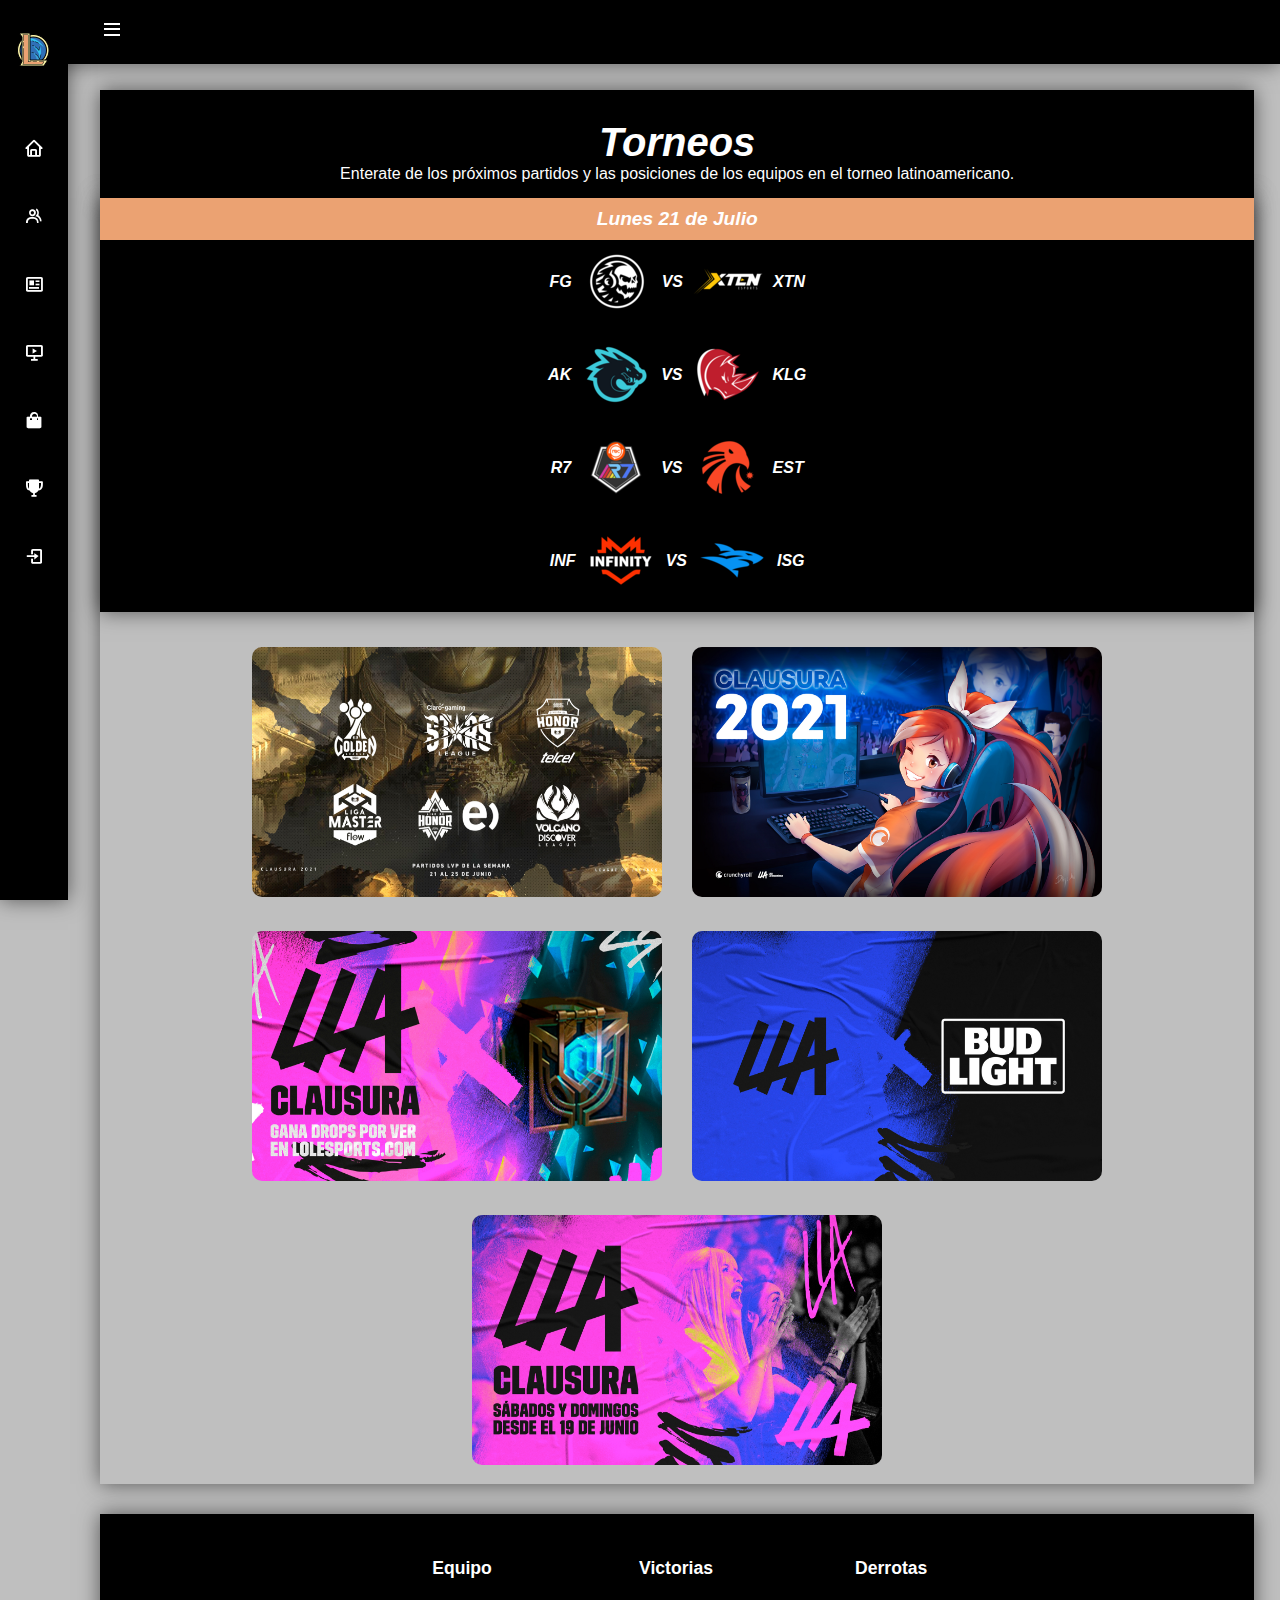
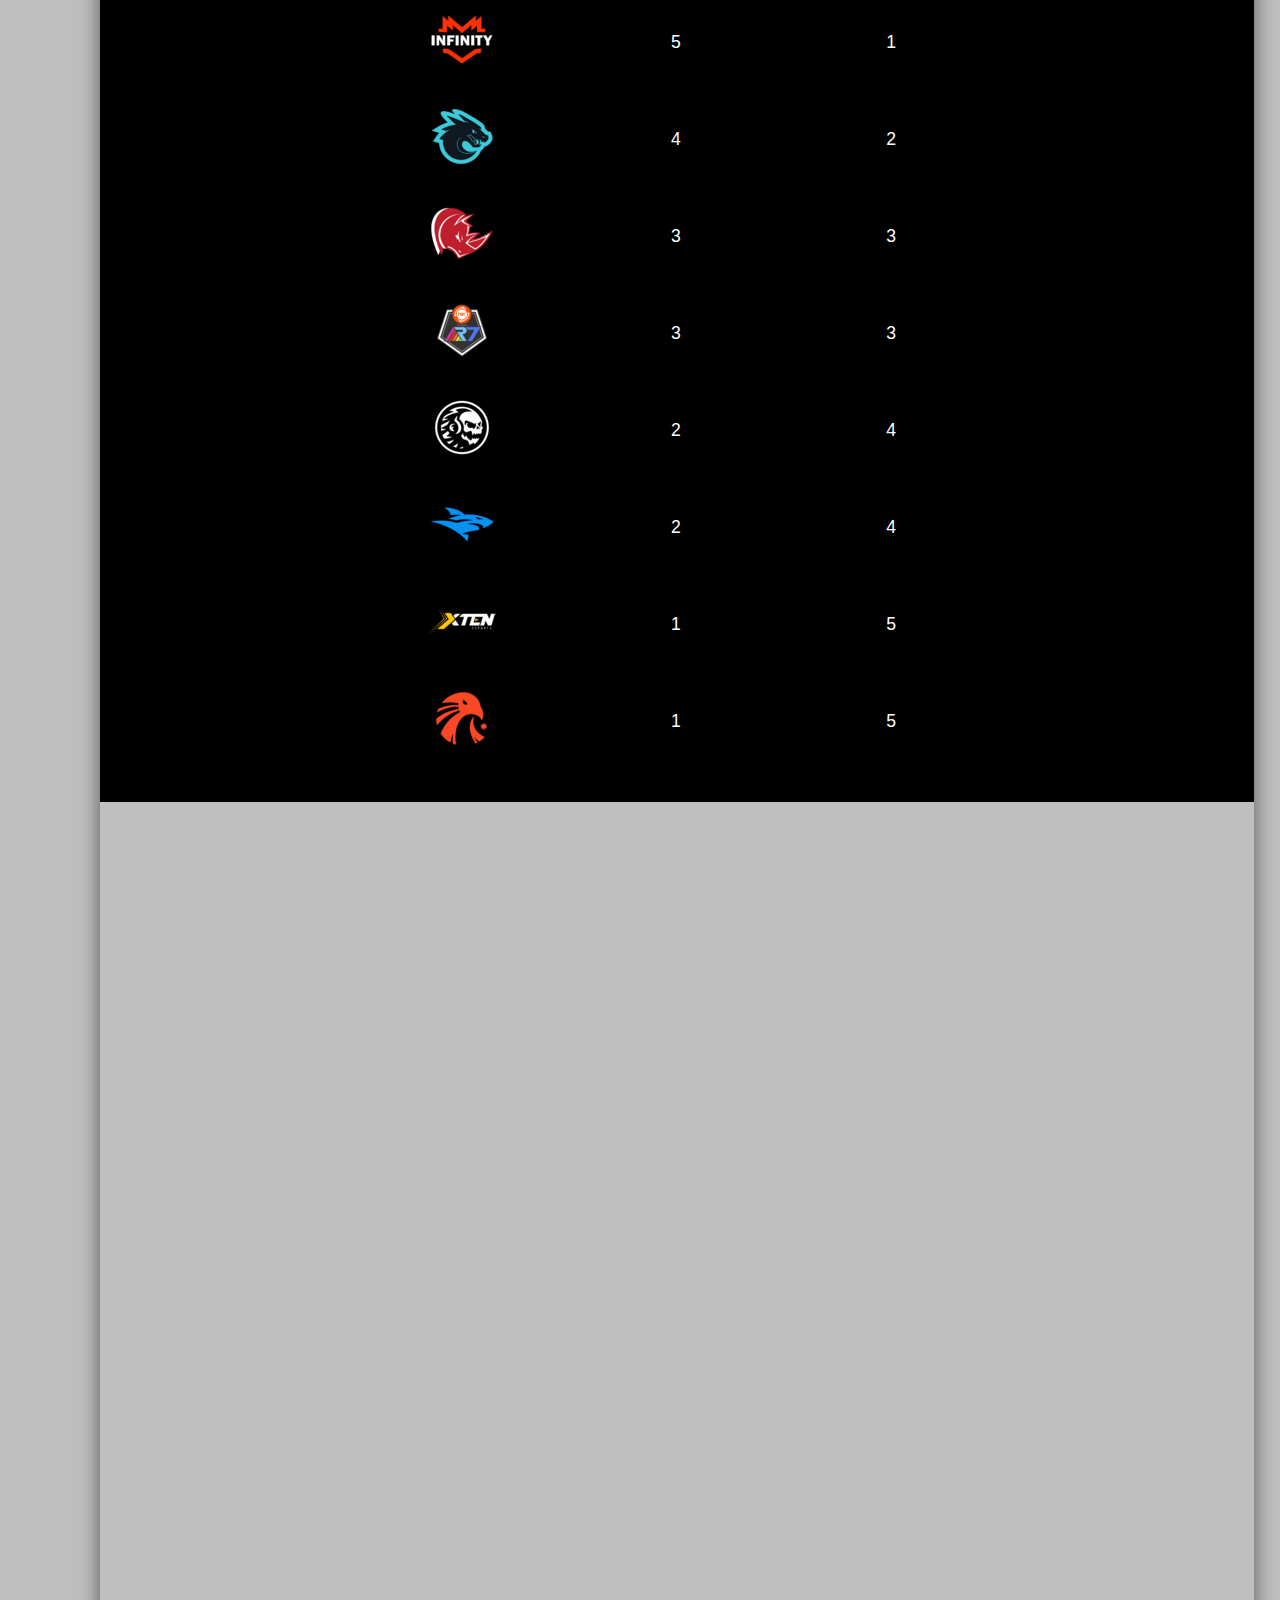
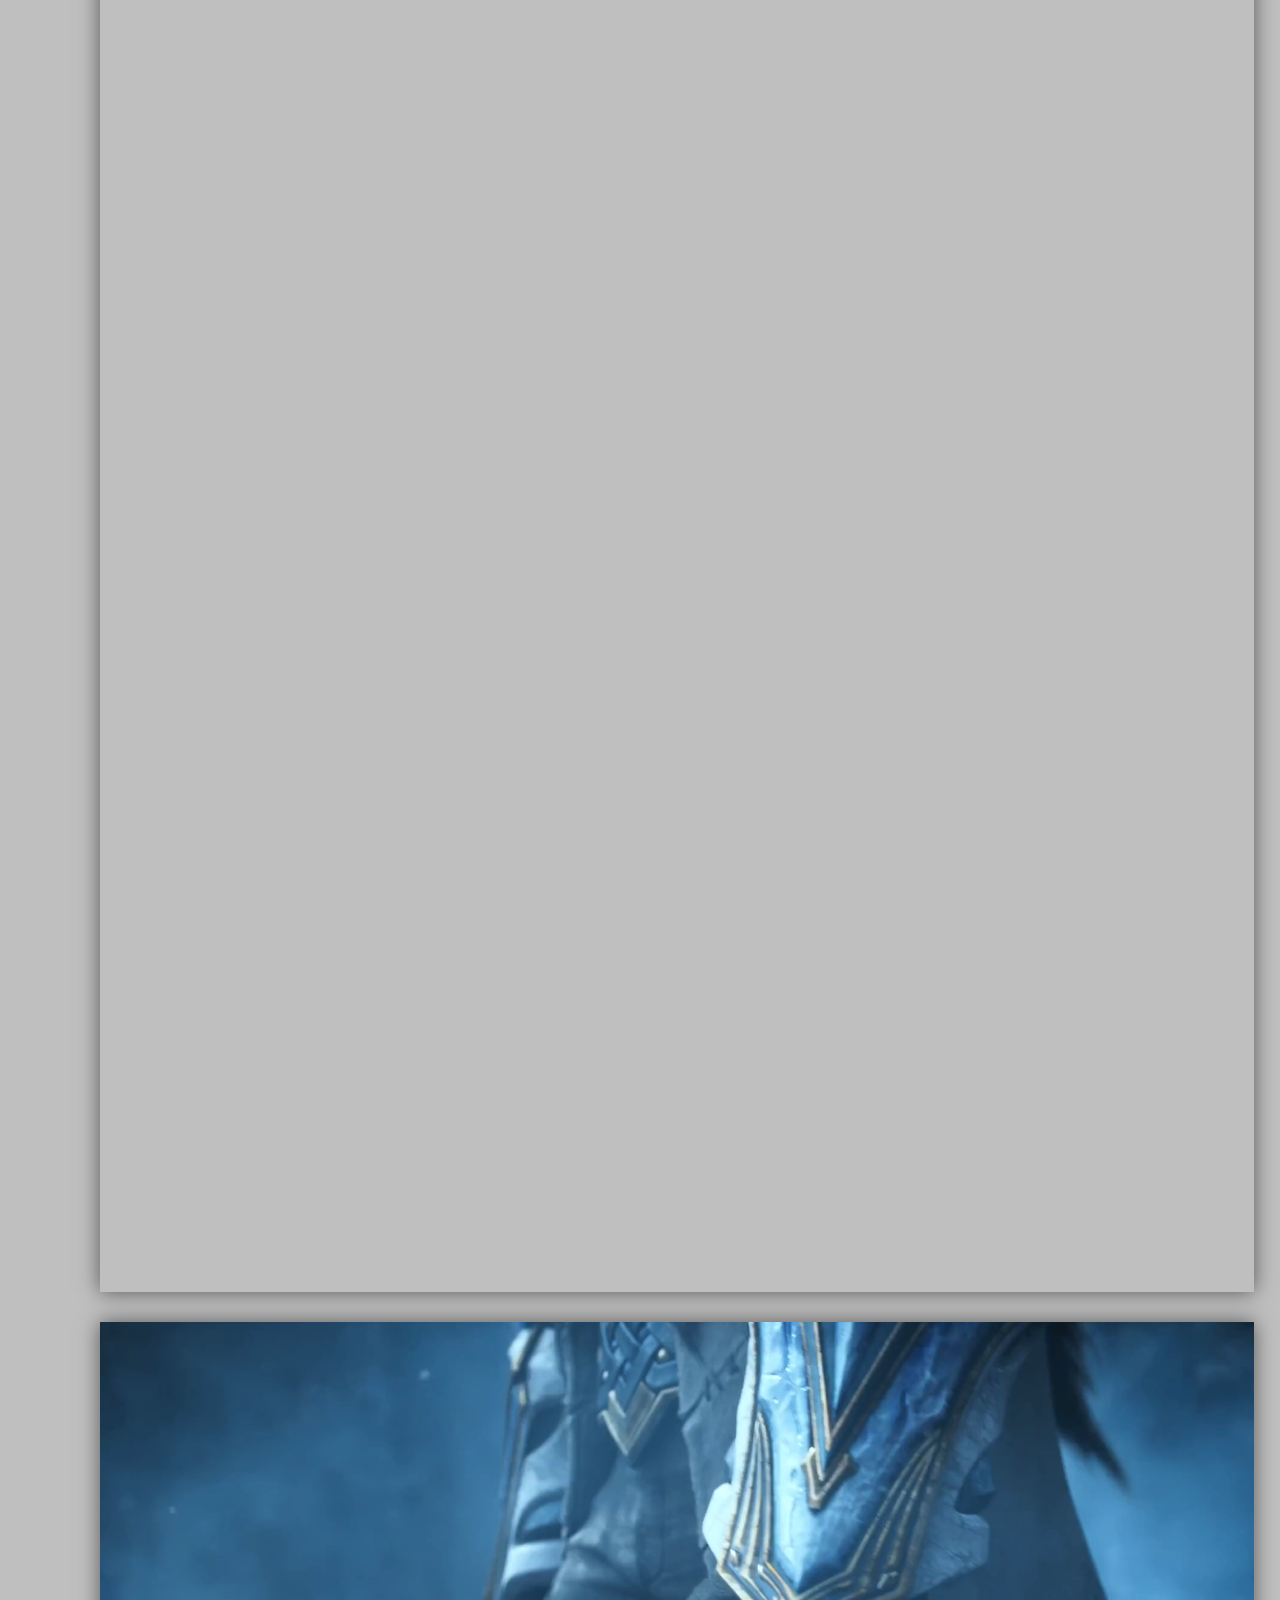
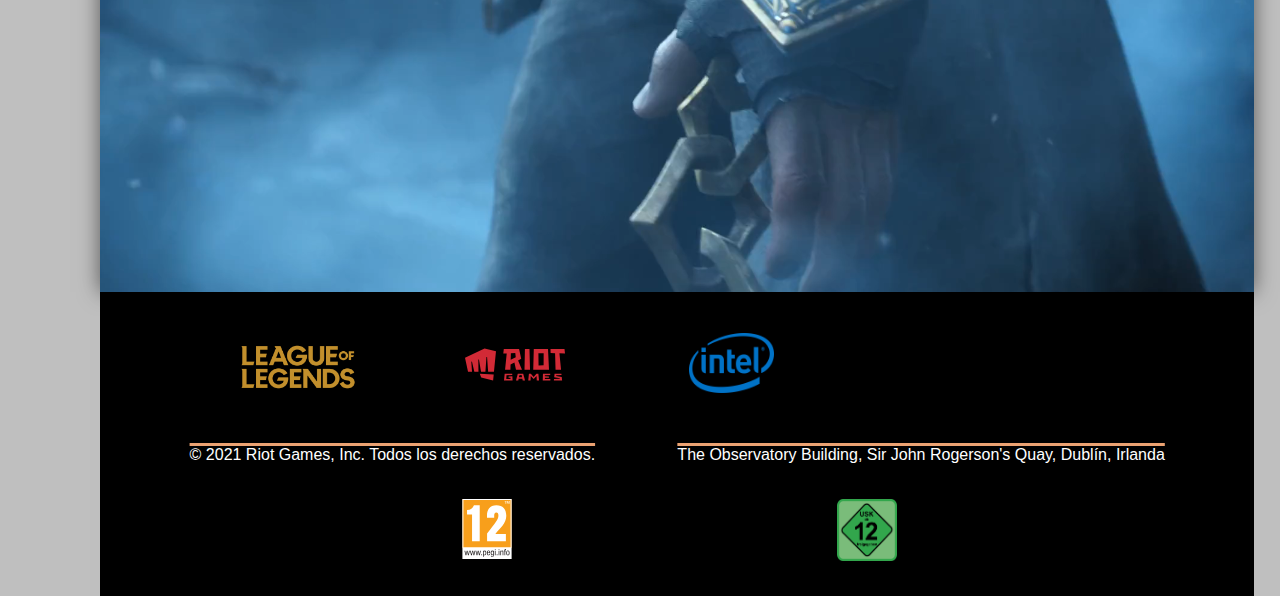
<file: torneos.html>
<!DOCTYPE html>
<html lang="en">
<head>
    <meta charset="UTF-8">
    <meta name="viewport" content="width=device-width, initial-scale=1.0">
    <meta name="description" content="Entra para ver cuando serán los próximos partidos de la Liga Latinoamericana de LOL y las posiciones de los equipos.">
    <meta name="keywords" content="JUEGOS,VIDEOJUEGOS,DEPORTES ELECTRÓNICOS,E-SPORTS,LOL,LEAGUE OF LEGENDS,TORNEOS,LIGAS,COMPETENCIAS">
    <!--Google Fonts-->
    <link rel="preconnect" href="https://fonts.gstatic.com">
    <link href="https://fonts.googleapis.com/css2?family=Noto+Sans+TC:wght@300&family=Playfair+Display&display=swap" rel="stylesheet">
    <!--Bootstrap CSS-->
    <link href="https://cdn.jsdelivr.net/npm/bootstrap@5.0.1/dist/css/bootstrap.min.css" rel="stylesheet" integrity="sha384-+0n0xVW2eSR5OomGNYDnhzAbDsOXxcvSN1TPprVMTNDbiYZCxYbOOl7+AMvyTG2x" crossorigin="anonymous">
    <!--Estilos Propios-->
    <link rel="stylesheet" href="./scss/style.css" type="text/css">
    <!--Estilos Propios-->
    <script type="text/javascript" src="js/main.js"></script>
    <!--FontAwesome-->
    <link rel="stylesheet" href="https://use.fontawesome.com/releases/v5.6.3/css/all.css" integrity="sha384-UHRtZLI+pbxtHCWp1t77Bi1L4ZtiqrqD80Kn4Z8NTSRyMA2Fd33n5dQ8lWUE00s/" crossorigin="anonymous">
    <link href='https://unpkg.com/boxicons@2.0.7/css/boxicons.min.css' rel='stylesheet'>
    <!--Título/Ícono-->
    <title>League of Legends</title>
    <link rel="shortcut icon" href="media/img/logo/logolol.png" width="32" height="32px">
</head>
<body id="body-pd">

    <!--Encabezado de las Páginas-->
    <!--Botón para abrir Menú-->
    <header class="header" id="header">
        <div class="header-toggle"><i class='bx bx-menu' id="header-toggle"></i></div>

        <!--Redes Sociales-->
        <div class="social">
            <a href="https://www.facebook.com/LeagueofLegendsLatino"><i class="fab fa-facebook"></i></a>
            <a href="https://twitter.com/lollatam"><i class="fab fa-twitter"></i></a>
            <a href="https://www.instagram.com/juegalol/"><i class="fab fa-instagram"></i></a>
            <a href="https://www.youtube.com/user/RiotGamesLatino"><i class="fab fa-youtube"></i></a>
            <a href="https://es.linkedin.com/company/riot-games"><i class="fab fa-linkedin"></i></a>
            <a href="https://www.reddit.com/r/leagueoflegends/"><i class="fab fa-reddit-square"></i></a>
        </div>
    </header>

    <!--Menú Lateral-->
    <div class="l-navbar" id="nav-bar">
        <nav class="nav">
            <div> 
                <a href="index.html" class="nav-logo"> 
                    <img src="media/img/logo/logolol.png" class="nav-logo-img" alt="Logo Lol">
                    <span class="nav-logo-name">League of Legends</span> 
                </a>

            <div class="nav-list"> 
                <a href="index.html" class="nav-link"> 
                    <i class='bx bx-home nav-icon'></i> 
                    <span class="nav-name">Inicio</span> 
                </a> 

                <a href="campeones.html" class="nav-link"> 
                    <i class='bx bx-group nav-icon'></i> 
                    <span class="nav-name">Campeones</span> 
                </a> 

                <a href="noticias.html" class="nav-link"> 
                    <i class='bx bx-news nav-icon'></i> 
                    <span class="nav-name">Noticias</span> 
                </a> 

                <a href="multimedia.html" class="nav-link"> 
                    <i class='bx bx-slideshow nav-icon'></i> 
                    <span class="nav-name">Multimedia</span> 
                </a>

                <a href="tienda.html" class="nav-link"> 
                    <i class='bx bxs-shopping-bag nav-icon'></i> 
                    <span class="nav-name">Tienda</span> 
                </a>

                <a href="torneos.html" class="nav-link"> 
                    <i class='bx bxs-trophy nav-icon'></i> 
                    <span class="nav-name">Torneos</span> 
                </a>

                <a href="registro.html" class="nav-link"> 
                    <i class='bx bx-log-in nav-icon'></i> 
                    <span class="nav-name">Registro</span> 
                </a>
            </div>
            </div>
        </nav>
    </div>

    <!--Título de las Páginas-->
    <div class="titulos">
        <h1>Torneos</h1>
        <p>Enterate de los próximos partidos y las posiciones de los equipos en el torneo latinoamericano.</p>
    </div>

    <!--Torneo-->
    <div class="torneos">
        <!--Próximos partidos-->
        <div class="torneos-contenedor">
            <div class="torneos-titulos">
                <h3>Lunes 21 de Julio</h3>
            </div>

            <div class="torneos-rivales">
                <span>FG</span>

                <img src="media/img/torneos/fg.png" alt="FG">
                <span>VS</span>

                <img src="media/img/torneos/xten.png" alt="XTN">
                <span>XTN</span>
            </div>

            <div class="torneos-rivales">
                <span>AK</span>
                <img src="media/img/torneos/AK.png" alt="FG">

                <span>VS</span>

                <img src="media/img/torneos/KLG.png" alt="XTN">
                <span>KLG</span>
            </div>

            <div class="torneos-rivales">
                <span>R7</span>
                <img src="media/img/torneos/R7.png" alt="R7">

                <span>VS</span>

                <img src="media/img/torneos/EST.png" alt="EST">
                <span>EST</span>
            </div>

            <div class="torneos-rivales">
                <span>INF</span>
                <img src="media/img/torneos/INF.png" alt="INF">

                <span>VS</span>

                <img src="media/img/torneos/ISG.png" alt="ISG">
                <span>ISG</span>
            </div>
        </div>

        <!--Imágenes informativas del Torneo-->
        <div class="imagenes-torneos">
            <a href="https://lolesports.com/article/los-seis-duelos-de-la-semana-5-en-lvp-(clausura-2021)/bltcdd4131c1277f575"><img src="media/img/torneos/lla/partidos-lvp.jpg" alt="Partidos LVP"></a>
            <a href="https://lolesports.com/article/inicia-el-clausura-con-crunchyroll/blt1907a6d39f65dbba"><img src="media/img/torneos/lla/clausura-lpv.jpg" alt="Clausura Crunchyroll"></a>
            <a href="https://lolesports.com/article/%C2%A1a-ganar-recompensas-con-la-lla-clausura-2021!/bltfd934cd14ddb9d71"><img src="media/img/torneos/lla/drops-lla.jpg" alt="Drops LLA"></a>
            <a href="https://lolesports.com/article/bud-light-llega-con-todo-a-la-lla/blt1780cb3a6ae95940"><img src="media/img/torneos/lla/budlight.jpg" alt="BUD LIGHT"></a>
            <a href="https://lolesports.com/article/la-lla-clausura-inicia-este-19-de-junio/blt856a68ede8da2c15"><img src="media/img/torneos/lla/clausura-sabdom.jpg" alt="Clausura Sab y Dom"></a>
        </div>
    </div>

    <!--Posiciones-->
    <div class="torneos">
        <!--Tabla-->
        <div class="posiciones">
            <div class="posiciones-contenido">
            <table>
                <thead id="posiciones-titulos">
                    <tr>
                        <th>Equipo</th>
                        <th>Victorias</th>
                        <th>Derrotas</th>
                    </tr>
                </thead>
                <tbody>
                    <tr>
                        <td><img src="media/img/torneos/INF.png" alt="INFINITY" class="tablaIconos"></td>
                        <td>5</td>
                        <td>1</td>
                    </tr>
    
                    <tr>
                        <td><img src="media/img/torneos/AK.png" alt="All Knights" class="tablaIconos"></td>
                        <td>4</td>
                        <td>2</td>
                    </tr>
    
                    <tr>
                        <td><img src="media/img/torneos/KLG.png" alt="Kaos Latin Gamers" class="tablaIconos"></td>
                        <td>3</td>
                        <td>3</td>
                    </tr>
        
                    <tr>
                        <td><img src="media/img/torneos/R7.png" alt="Rainbow 7" class="tablaIconos"></td>
                        <td>3</td>
                        <td>3</td>
                    </tr>
        
                    <tr>
                        <td><img src="media/img/torneos/fg.png" alt="Furious Gaming" class="tablaIconos"></td>
                        <td>2</td>
                        <td>4</td>
                    </tr>
        
                    <tr>
                        <td><img src="media/img/torneos/ISG.png" alt="Isurus" class="tablaIconos"></td>
                        <td>2</td>
                        <td>4</td>
                    </tr>
        
                    <tr>
                        <td><img src="media/img/torneos/xten.png" alt="XTEN" class="tablaIconos"></td>
                        <td>1</td>
                        <td>5</td>
                    </tr>
        
                    <tr>
                        <td><img src="media/img/torneos/EST.png" alt="Estral Esports" class="tablaIconos"></td>
                        <td>1</td>
                        <td>5</td>
                    </tr>
                </tbody>
            </table>
            </div>
        </div>

        <!--Videos de los partidos-->
        <div class="videos-torneos">
            <iframe width="560" height="315" src="https://www.youtube.com/embed/PeJZhj7xU8s" title="YouTube video player" frameborder="0" allow="accelerometer; autoplay; clipboard-write; encrypted-media; gyroscope; picture-in-picture" allowfullscreen></iframe>
            <iframe width="560" height="315" src="https://www.youtube.com/embed/oNgIMF0EZYE" title="YouTube video player" frameborder="0" allow="accelerometer; autoplay; clipboard-write; encrypted-media; gyroscope; picture-in-picture" allowfullscreen></iframe>
            <iframe width="560" height="315" src="https://www.youtube.com/embed/7O--P1VLadw" title="YouTube video player" frameborder="0" allow="accelerometer; autoplay; clipboard-write; encrypted-media; gyroscope; picture-in-picture" allowfullscreen></iframe>
            <iframe width="560" height="315" src="https://www.youtube.com/embed/H7dmp6Sk8uY" title="YouTube video player" frameborder="0" allow="accelerometer; autoplay; clipboard-write; encrypted-media; gyroscope; picture-in-picture" allowfullscreen></iframe>
            <iframe width="560" height="315" src="https://www.youtube.com/embed/noEfgKBS4z8" title="YouTube video player" frameborder="0" allow="accelerometer; autoplay; clipboard-write; encrypted-media; gyroscope; picture-in-picture" allowfullscreen></iframe>
            <iframe width="560" height="315" src="https://www.youtube.com/embed/jZA2NB4TjZ0" title="YouTube video player" frameborder="0" allow="accelerometer; autoplay; clipboard-write; encrypted-media; gyroscope; picture-in-picture" allowfullscreen></iframe>
        </div>
    </div>

    <!--Video Loop End-->
    <div class="loop-final">
        <div class="loop-contenedor">
            <video autoplay loop muted>
                <source src="videoendfooter.mp4" type="video/mp4">
            </video>
        </div>
    </div>

    <!--Pie de las Páginas-->
    <footer class="footer">
        <div class="footer-contenedor" id="footer-contenedor-responsive">
            <div class="footer-logo">
                <a href="index.html"><img src="media/img/titulo/lolTitulo.png" alt="League of Legends"></a>
            </div>

            <div class="footer-navegador">
                <a href="https://www.riotgames.com/es"><img src="media/img/logo/riot-games.svg" alt="Riot Games" id="riotgames-logo"></a>
            </div>

            <div class="footer-navegador-secundario">
                <a href="https://www.intel.la/content/www/xl/es/homepage.html"><img src="media/img/sponsors/intelLogo.png" alt="Intel" id="intel-logo"></a>
            </div>

            <div class="footer-social" id="footer-social-responsive">
                    <a href="https://www.facebook.com/LeagueofLegendsLatino"><i class="fab fa-facebook"></i></a>
                    <a href="https://twitter.com/lollatam"><i class="fab fa-twitter"></i></a>
                    <a href="https://www.instagram.com/juegalol/"><i class="fab fa-instagram"></i></a>
                    <a href="https://www.youtube.com/user/RiotGamesLatino"><i class="fab fa-youtube"></i></a>
                    <a href="https://es.linkedin.com/company/riot-games"><i class="fab fa-linkedin"></i></a>
                    <a href="https://es.linkedin.com/company/riot-games"><i class="fab fa-reddit-square"></i></a>
            </div>
        </div>
    </footer>

    <div class="footer-medio" id="footer-medio-responsive">
        <p class="footer-medio-texto">© 2021 Riot Games, Inc. Todos los derechos reservados.</p>
        <p class="footer-medio-texto--end">The Observatory Building, Sir John Rogerson's Quay, Dublín, Irlanda</p>
    </div>

    <div class="footer-final" id="footer-final-responsive">
            <img src="media/img/sponsors/pegi-12.svg" id="pegi-12" alt="Pegi 12">
            <img src="media/img/sponsors/usk12.png" id="usk-12" alt="USK 12">
    </div>

    <!--Scripts Bundle-->
    <script src="https://cdn.jsdelivr.net/npm/bootstrap@5.0.2/dist/js/bootstrap.bundle.min.js" integrity="sha384-MrcW6ZMFYlzcLA8Nl+NtUVF0sA7MsXsP1UyJoMp4YLEuNSfAP+JcXn/tWtIaxVXM" crossorigin="anonymous"></script>
    <!--JQuery-->
    <script src="https://code.jquery.com/jquery-3.6.0.min.js" integrity="sha256-/xUj+3OJU5yExlq6GSYGSHk7tPXikynS7ogEvDej/m4=" crossorigin="anonymous"></script>
</body>
</html>
</file>
<file: scss/style.css>
@charset "UTF-8";
:root {
  --color-background: #bfbfbf;
  --color-amarillo: #EBA272;
  --sombras: 0 0 20px rgba(0, 0, 0, 0.55);
  --transicion-rapida: all 0.2s;
  --transicion-media: all 0.8s;
  --transicion-lenta: all 2;
  --border-r: 10px;
  --border-r-grande: 30px;
}

/*Generales*/
* {
  margin: 0;
  padding: 0;
  box-sizing: border-box;
}

body {
  background-color: #bfbfbf;
  position: relative;
  margin: 3rem 0 0 0;
  padding: 0 1.6rem;
  padding-left: calc(68px + 1rem);
  font-family: "Libre Franklin", sans-serif;
  font-size: 1rem;
  transition: all 0.2s;
}

a {
  text-decoration: none;
}

/*Encabezado - Menu Lateral - Redes Sociales*/
/*Encabezado*/
.header {
  background-color: black;
  display: flex;
  align-items: center;
  justify-content: space-between;
  position: fixed;
  width: 100%;
  height: 3rem;
  top: 0;
  left: 0;
  padding: 0 1rem;
  z-index: 100;
  -webkit-user-select: none;
     -moz-user-select: none;
      -ms-user-select: none;
          user-select: none;
  box-shadow: 0 0 20px rgba(0, 0, 0, 0.55);
  transition: all 0.8s;
}
.header .header-toggle {
  color: white;
  font-size: 1.5rem;
  cursor: pointer;
  transition: all 0.2s;
}
.header .header-toggle:hover {
  transition: all 0.2s;
  color: #EBA272;
}

/*Redes Sociales del encabezado*/
.social {
  background-color: black;
  display: flex;
  flex-flow: row wrap;
  justify-content: flex-end;
  align-items: center;
  width: 100%;
  height: 45px;
}
.social a {
  margin-left: 12px;
  margin-right: 12px;
  color: white;
}
.social i {
  font-size: 1.15rem;
  transition: all 0.2s;
}
.social i:hover {
  transition: all 0.2s;
  color: #EBA272;
  transform: scale(1.9, 1.9);
}

/*Menú Lateral*/
.l-navbar {
  background-color: black;
  position: fixed;
  width: 68px;
  height: 100vh;
  top: 0;
  left: -30%;
  padding: 0.5rem 1rem 0 0;
  z-index: 100;
  -webkit-user-select: none;
     -moz-user-select: none;
      -ms-user-select: none;
          user-select: none;
  box-shadow: 0 0 20px rgba(0, 0, 0, 0.55);
  transition: all 0.8s;
}
.l-navbar nav {
  display: flex;
  flex-direction: column;
  justify-content: space-between;
  height: 100%;
  overflow: hidden;
}
.l-navbar nav .nav-logo,
.l-navbar nav .nav-link {
  display: grid;
  grid-template-columns: -webkit-max-content -webkit-max-content;
  grid-template-columns: max-content max-content;
  justify-content: left;
  align-items: center;
  -moz-column-gap: 0.6rem;
       column-gap: 0.6rem;
  padding: 0.5rem 0 0.5rem 0.5rem;
}
.l-navbar nav .nav-logo {
  margin-bottom: 3rem;
}
.l-navbar nav .nav-logo .nav-logo-img {
  width: 50px;
  height: 50px;
  transition: all 0.8s;
}
.l-navbar nav .nav-logo .nav-logo-img:hover {
  transition: all 0.8s;
  transform: rotate(360deg);
}
.l-navbar nav .nav-logo .nav-logo-name {
  color: white;
  -webkit-text-decoration: overline 2px solid #EBA272;
          text-decoration: overline 2px solid #EBA272;
  font-size: 0.9rem;
  font-style: italic;
  font-weight: bold;
  transition: all 0.2s;
}
.l-navbar nav .nav-logo .nav-logo-name:hover {
  color: #EBA272;
  transition: all 0.2s;
}
.l-navbar nav .nav-link {
  color: white;
  position: relative;
  padding-left: 1.5rem;
  margin-bottom: 2rem;
  transition: all 0.2s;
}
.l-navbar nav .nav-link .nav-icon {
  font-size: 1.25rem;
  transition: all 0.2s;
}
.l-navbar nav .nav-link .nav-icon:hover {
  color: #EBA272;
  transition: all 0.2s;
  transform: scale(2, 2);
}
.l-navbar nav .nav-link .nav-name {
  margin-left: 1rem;
  font-style: italic;
  font-weight: bold;
}
.l-navbar nav .nav-link .nav-name:hover {
  color: #EBA272;
  transition: all 0.2s;
}

.show {
  left: 0;
}

.height-100 {
  height: 100vh;
}

/*MediaQueries Encabezado-Menu*/
@media screen and (min-width: 768px) {
  body {
    margin: 4rem 0 0 0;
    padding-left: calc(68px + 2rem);
  }
  .header {
    height: 4rem;
    padding: 0 2rem 0 calc(68px + 2rem);
  }
  .header_img {
    width: 40px;
    height: 40px;
  }
  .header_img img {
    width: 45px;
  }
  .l-navbar {
    left: 0;
    padding: 1rem 1rem 0 0;
  }
  .show {
    width: 224px;
  }
  .body-pd {
    padding-left: 256px;
  }
}
@media screen and (max-width: 767px) {
  body {
    margin: 3rem 0 0 0;
    padding: 0 1.6rem;
    padding-left: 1.8rem;
  }
}
/*Página Inicio*/
/*Video en Loop*/
.loop {
  display: flex;
  justify-content: center;
  align-items: center;
  width: 100%;
  max-height: 750px;
  margin-top: 95px;
  overflow: hidden;
  box-shadow: 0 0 20px rgba(0, 0, 0, 0.55);
}
.loop img {
  position: absolute;
  width: 30%;
}
.loop .loop-contenedor {
  width: 100%;
}
.loop .loop-contenedor video {
  display: block;
  width: 100%;
}

/*Footer del Loop*/
.descarga {
  background-color: black;
  display: flex;
  flex-flow: row wrap;
  justify-content: space-around;
  align-items: center;
  width: 100%;
  margin: auto;
  margin-bottom: 30px;
  box-shadow: 0 0 20px rgba(0, 0, 0, 0.55);
}
.descarga .descarga-lol {
  display: flex;
  align-items: center;
  height: 100px;
}
.descarga .descarga-lol img {
  width: 180px;
  height: 180px;
  transition: all 0.2s;
}
.descarga .descarga-lol img:hover {
  transition: all 0.2s;
  transform: scale(1.3, 1.3);
}

/*Elige a tu Campeón*/
.roles {
  display: flex;
  flex-flow: row wrap;
  margin: auto;
  margin-bottom: 30px;
  box-shadow: 0 0 20px rgba(0, 0, 0, 0.55);
}
.roles .roles-titulo {
  display: flex;
  flex-flow: column wrap;
  justify-content: center;
  align-items: center;
  text-align: center;
  margin: auto;
  width: 40%;
}
.roles .roles-titulo h3 {
  font-size: 2.5rem;
  font-style: italic;
  font-weight: bold;
}
.roles .roles-titulo p {
  font-size: 1.2rem;
}
.roles .carousel {
  width: 60%;
}
.roles .carousel-fade {
  display: block;
  opacity: 0;
  transition: opacity ease-out 0.7s;
}
.roles .carousel-item {
  display: block;
  opacity: 0;
  transition: opacity ease-out 0.7s;
}
.roles .carousel-fade {
  opacity: 1;
}
.roles .carousel-item.active {
  opacity: 1;
}

/*Videos de la Página Inicio*/
.titulos-contenidos {
  background-color: black;
  display: flex;
  flex-flow: column wrap;
  justify-content: center;
  align-items: center;
  text-align: center;
  padding: 15px;
  -webkit-user-select: none;
     -moz-user-select: none;
      -ms-user-select: none;
          user-select: none;
}
.titulos-contenidos h3 {
  color: white;
  font-size: 2.5rem;
  font-style: italic;
  font-weight: bold;
  transition: all 0.2s;
}
.titulos-contenidos h3:hover {
  color: #EBA272;
  transition: all 0.2s;
}

.videos {
  display: flex;
  flex-flow: row wrap;
  justify-content: center;
  padding: 10px;
  margin-bottom: 30px;
  box-shadow: 0 0 20px rgba(0, 0, 0, 0.55);
}
.videos iframe {
  margin: 10px;
  border-radius: 10px;
  transition: all 0.8s;
}
.videos iframe:hover {
  transition: all 0.8s;
  transform: scale(1.05, 1.05);
}

/*Notas de la versión de la Página Inicio*/
.notas {
  display: flex;
  flex-flow: row wrap;
  margin: auto;
  margin-bottom: 30px;
  padding: 20px;
  box-shadow: 0 0 20px rgba(0, 0, 0, 0.55);
}
.notas .notas-contenedor {
  display: flex;
  flex-flow: column wrap;
  justify-content: center;
  align-items: center;
  text-align: center;
  width: 47%;
  margin: auto;
}
.notas .notas-contenedor h3 {
  font-style: italic;
  font-weight: bold;
}
.notas .notas-contenedor img {
  width: 100%;
  border-radius: 10px;
  transition: all 0.8s;
}
.notas .notas-contenedor img:hover {
  transition: all 0.8s;
  transform: scale(0.9, 0.9);
}

/*Mejores Campeones del Mes*/
.titulo-superior {
  background-color: black;
  display: flex;
  flex-flow: column wrap;
  justify-content: center;
  align-items: center;
}
.titulo-superior h3 {
  color: white;
  font-size: 2.5rem;
  font-style: italic;
  font-weight: bold;
}
.titulo-superior p {
  color: white;
}

.tier {
  display: flex;
  flex-flow: row wrap;
  justify-content: center;
  align-items: center;
  margin: auto;
  margin-bottom: 30px;
  box-shadow: 0 0 20px rgba(0, 0, 0, 0.55);
}
.tier .tier-contenido {
  display: flex;
  flex-flow: column wrap;
  justify-content: center;
  align-items: center;
  margin: 20px;
  padding: 10px;
  border-radius: 10px;
  box-shadow: 0 0 20px rgba(0, 0, 0, 0.55);
}
.tier .tier-contenido .tier-titulo:hover {
  background-color: black;
  color: white;
  transition: all 0.8s;
}
.tier .tier-contenido .tier-titulo {
  display: flex;
  flex-flow: row wrap;
  justify-content: center;
  align-items: center;
  margin: 5px 5px 15px 5px;
  padding: 10px;
  -webkit-user-select: none;
     -moz-user-select: none;
      -ms-user-select: none;
          user-select: none;
  border-radius: 10px;
  box-shadow: 0 0 20px rgba(0, 0, 0, 0.55);
  transition: all 0.8s;
}
.tier .tier-contenido .tier-titulo h5 {
  font-style: italic;
  font-weight: bold;
  padding-top: 6px;
  margin-right: 10px;
}
.tier .tier-contenido .tier-titulo img {
  width: 32px;
  height: 32px;
}
.tier .tier-contenido .tier-iconos {
  display: flex;
  flex-flow: row wrap;
  justify-content: center;
  align-items: center;
  margin: auto;
}
.tier .tier-contenido .tier-iconos img {
  width: 50px;
  height: 50px;
  margin: 8px;
  transition: all 0.8s;
}
.tier .tier-contenido .tier-iconos img:hover {
  transition: all 0.8s;
  transform: scale(1.5, 1.5);
}

/*MediaQueries Página Index*/
@media screen and (max-width: 767px) {
  .notas {
    flex-flow: column wrap;
  }
  .notas .notas-contenedor {
    width: 85%;
    padding: 20px;
    margin-bottom: 30px;
    border-radius: 10px;
    box-shadow: 0 0 20px rgba(0, 0, 0, 0.55);
  }
}
@media screen and (max-width: 649px) {
  .roles {
    background-color: black;
    flex-flow: column wrap;
  }
  .roles .roles-titulo {
    color: white;
    width: 100%;
    padding: 15px;
  }
  .roles .carousel {
    width: 100%;
  }
}
@media screen and (max-width: 370px) {
  .videos iframe {
    width: 250px;
    height: 250px;
  }
}
/*Títulos de las Páginas*/
.titulos {
  background-color: black;
  display: flex;
  flex-flow: column wrap;
  justify-content: center;
  align-items: center;
  text-align: center;
  padding: 15px;
  margin-top: 90px;
  -webkit-user-select: none;
     -moz-user-select: none;
      -ms-user-select: none;
          user-select: none;
  box-shadow: 0 0 20px rgba(0, 0, 0, 0.55);
}
.titulos h1 {
  color: white;
  font-size: 2.5rem;
  font-style: italic;
  font-weight: bold;
  margin-top: 15px;
  transition: all 0.2s;
}
.titulos h1:hover {
  transition: all 0.2s;
  color: #EBA272;
}
.titulos p {
  color: white;
}

@media only screen and (max-width: 352px) {
  .titulos h1 {
    font-size: 2rem;
  }
  .titulos p {
    margin-top: 10px;
    font-size: 0.9rem;
  }
}
/*Página Campeones*/
.campeones {
  display: flex;
  flex-flow: row wrap;
  justify-content: center;
  align-items: center;
  width: 100%;
  margin: auto;
  margin-bottom: 30px;
  -webkit-user-select: none;
     -moz-user-select: none;
      -ms-user-select: none;
          user-select: none;
  box-shadow: 0 0 20px rgba(0, 0, 0, 0.55);
  transition: all 0.8s;
}
.campeones div {
  transition: all 0.8s;
}
.campeones div img {
  width: 550px;
  height: 350px;
  margin: 25px 15px 0px 15px;
  border-top-left-radius: 20px;
  border-top-right-radius: 20px;
}
.campeones div h5 {
  background-color: black;
  display: flex;
  justify-content: center;
  align-items: center;
  height: 50px;
  color: white;
  text-align: center;
  margin-left: 15px;
  margin-right: 15px;
  font-style: italic;
  font-weight: bold;
  border-bottom-left-radius: 20px;
  border-bottom-right-radius: 20px;
}
.campeones div:hover {
  transition: all 0.8s;
  transform: scale(1.08, 1.08);
}

/*MediaQueries Página Campeones*/
@media only screen and (max-width: 700px) {
  .campeones div img {
    width: 360px;
    height: 250px;
  }
}
@media only screen and (max-width: 445px) {
  .campeones div img {
    width: 280px;
    height: 170px;
  }
}
@media only screen and (max-width: 352px) {
  .campeones div img {
    width: 240px;
    height: 150px;
  }
}
/*Página Noticias*/
.noticias {
  display: flex;
  flex-flow: row wrap;
  justify-content: center;
  align-items: center;
  width: 100%;
  margin: auto;
  margin-bottom: 30px;
  box-shadow: 0 0 20px rgba(0, 0, 0, 0.55);
}
.noticias .noticias-contenedor {
  display: flex;
  flex-flow: row wrap;
  justify-content: center;
  text-align: center;
  margin: auto;
  margin-bottom: 40px;
  padding-top: 30px;
}
.noticias .noticias-contenedor img {
  width: 55%;
  transition: all 0.8s;
}
.noticias .noticias-contenedor img:hover {
  transition: all 0.8s;
  transform: scale(0.9, 0.9);
}
.noticias .noticias-titulos:hover {
  transition: all 0.8s;
  transform: scale(0.9, 0.9);
}
.noticias .noticias-titulos {
  display: flex;
  flex-flow: column wrap;
  justify-content: center;
  text-align: center;
  width: 40%;
  padding: 30px;
  box-shadow: 0 0 20px rgba(0, 0, 0, 0.55);
  transition: all 0.8s;
}
.noticias .noticias-titulos h3 {
  display: flex;
  justify-content: center;
  align-items: center;
  font-size: 2rem;
  font-style: italic;
  font-weight: bold;
}
.noticias .noticias-titulos p {
  text-align: justify;
  font-style: italic;
}
.noticias .noticias-titulos #noticias-link {
  text-align: center;
}

/*MediaQueries Página Noticias*/
@media only screen and (max-width: 1680px) {
  .noticias {
    flex-flow: column wrap;
  }
  .noticias .noticias-contenedor {
    flex-flow: column wrap;
  }
  .noticias .noticias-contenedor p {
    margin-top: 15px;
    font-style: normal;
  }
  .noticias .noticias-contenedor img {
    width: 90%;
    margin: auto;
    border-top-left-radius: 20px;
    border-top-right-radius: 20px;
  }
  .noticias .noticias-contenedor img:hover {
    transform: none;
  }
  .noticias .noticias-titulos:hover {
    transform: none;
  }
  .noticias .noticias-titulos {
    flex-flow: column wrap;
    width: 90%;
    margin: auto;
    border-bottom-left-radius: 20px;
    border-bottom-right-radius: 20px;
  }
}
@media only screen and (max-width: 360px) {
  .noticias .noticias-contenedor p {
    margin-top: 15px;
    font-style: normal;
    font-size: 0.7rem;
  }
  .noticias .noticias-contenedor #noticias-link {
    font-style: italic;
  }
}
/*Página Multimedia*/
/*Multimedia - Galeria Imágenes*/
.row {
  padding: 15px 10px 0px 10px;
}
.row img {
  transition: all 0.8s;
}
.row img:hover {
  transition: all 0.8s;
  transform: scale(1.05, 1.05);
}

/*Multimedia - Galeria Videos*/
.galeria {
  display: flex;
  flex-flow: row wrap;
  justify-content: center;
  padding: 10px;
  margin-bottom: 30px;
  box-shadow: 0 0 20px rgba(0, 0, 0, 0.55);
}
.galeria iframe {
  padding: 10px;
  border-radius: 30px;
  transition: all 0.8s;
}
.galeria iframe:hover {
  transition: all 0.8s;
  transform: scale(1.05, 1.05);
}

/*MediaQueries Página Multimedia*/
@media only screen and (max-width: 360px) {
  .galeria iframe {
    width: 250px;
    height: 250px;
  }
}
@media only screen and (max-width: 300px) {
  .galeria iframe {
    width: 180px;
    height: 180px;
  }
}
/*Página Tienda*/
.tienda {
  box-shadow: 0 0 20px rgba(0, 0, 0, 0.55);
}
.tienda .container .card:hover {
  transform: translateY(-15px);
  transition: transform 0.3s;
}
.tienda .container .card {
  background: linear-gradient(-45deg, #000000, #000000, #bfbfbf, #bfbfbf);
  background-size: 400% 400%;
  -webkit-animation: gradient 6s ease-in-out infinite;
          animation: gradient 6s ease-in-out infinite;
  transition: transform 0.3s;
  margin-bottom: 30px;
  outline: none;
  -webkit-user-select: none;
     -moz-user-select: none;
      -ms-user-select: none;
          user-select: none;
  border-radius: 20px;
  box-sizing: 0 0 20px rgba(0, 0, 0, 0.55);
}
@-webkit-keyframes gradient {
  0% {
    background-position: 0 50%;
  }
  50% {
    background-position: 100% 50%;
  }
  100% {
    background-position: 0 50%;
  }
}
@keyframes gradient {
  0% {
    background-position: 0 50%;
  }
  50% {
    background-position: 100% 50%;
  }
  100% {
    background-position: 0 50%;
  }
}
.tienda .container .card img {
  width: 80%;
}
.tienda .container .card h5 {
  color: white;
  font-size: 1.8rem;
  font-style: italic;
  font-weight: bold;
}
.tienda .container .card .texto1 {
  color: white;
  font-weight: normal;
  font-size: 1rem;
}
.tienda .container .card .texto2 {
  color: greenyellow;
}
.tienda .container .card .estrellas {
  color: #EBA272;
}
.tienda .container .card .precio span {
  color: white;
  font-weight: bold;
  font-size: 1.2rem;
}
.tienda .container .card .comprar {
  background-color: black;
  border-bottom-right-radius: 15px;
  border-bottom-left-radius: 15px;
}
.tienda .container .card .comprar a {
  color: white;
  font-style: italic;
  font-weight: bold;
}
.tienda .container .card .comprar a:hover {
  color: #EBA272;
}

/*Página Torneos*/
.torneos {
  display: flex;
  flex-flow: row wrap;
  margin-bottom: 30px;
  -webkit-user-select: none;
     -moz-user-select: none;
      -ms-user-select: none;
          user-select: none;
  box-shadow: 0 0 20px rgba(0, 0, 0, 0.55);
}
.torneos .torneos-contenedor {
  background-color: black;
  display: flex;
  flex-flow: column wrap;
  justify-content: center;
  align-content: center;
  align-items: center;
  width: 25%;
  box-shadow: 0 0 20px rgba(0, 0, 0, 0.55);
}
.torneos .torneos-contenedor .torneos-titulos {
  background-color: black;
  display: flex;
  flex-flow: row wrap;
  justify-content: center;
  align-items: center;
  width: 70%;
  padding: 10px;
  margin-bottom: 15px;
  transition: all 0.2s;
}
.torneos .torneos-contenedor .torneos-titulos h3 {
  font-size: 1.2rem;
  color: white;
  font-style: italic;
  font-weight: bold;
  transition: all 0.2s;
}
.torneos .torneos-contenedor .torneos-titulos h3:hover {
  transition: all 0.2s;
  color: #EBA272;
}
.torneos .torneos-contenedor .torneos-rivales:hover {
  transition: all 0.2s;
  background-color: #EBA272;
}
.torneos .torneos-contenedor .torneos-rivales {
  display: flex;
  flex-flow: row wrap;
  justify-content: center;
  align-items: center;
  width: 100%;
  padding: 10px;
  margin: 10px;
}
.torneos .torneos-contenedor .torneos-rivales span {
  color: white;
  margin: 10px;
  font-style: italic;
  font-weight: bold;
}
.torneos .torneos-contenedor .torneos-rivales img {
  transition: all 0.8s;
}
.torneos .torneos-contenedor .torneos-rivales img:hover {
  transition: all 0.8s;
  transform: rotate(360deg);
}
.torneos .imagenes-torneos {
  display: flex;
  flex-flow: row wrap;
  justify-content: center;
  align-items: center;
  width: 75%;
}
.torneos .imagenes-torneos img {
  margin: 15px;
  width: 410px;
  height: 250px;
  border-radius: 10px;
  transition: all 0.8s;
}
.torneos .imagenes-torneos img:hover {
  transition: all 0.8s;
  transform: scale(1.08, 1.08);
}
.torneos .posiciones {
  background-color: black;
  display: flex;
  flex-flow: row wrap;
  justify-content: center;
  align-content: center;
  align-items: center;
  width: 25%;
  -webkit-user-select: none;
     -moz-user-select: none;
      -ms-user-select: none;
          user-select: none;
}
.torneos .posiciones .posiciones-contenido {
  border-collapse: collapse;
  font-size: 1.1rem;
  border-radius: 5px 5px 0 0;
  overflow: hidden;
  box-shadow: 0 0 20px rgba(0, 0, 0, 0.55);
  margin: 30px 0px 30px 0px;
}
.torneos .posiciones thead tr {
  color: white;
  text-align: left;
}
.torneos .posiciones th, .torneos .posiciones td {
  padding: 12px 15px;
  text-align: center;
  color: white;
  transition: all 0.8s;
}
.torneos .posiciones td:hover {
  transition: all 0.8s;
  transform: scale(1.5, 1.5);
}
.torneos .videos-torneos {
  display: flex;
  flex-flow: row wrap;
  justify-content: center;
  align-items: center;
  width: 75%;
}
.torneos .videos-torneos iframe {
  margin: 15px;
  border-radius: 10px;
  transition: all 0.8s;
}
.torneos .videos-torneos iframe:hover {
  transition: all 0.8s;
  transform: scale(1.06, 1.06);
}

/*MediaQueries Página Torneos*/
@media only screen and (max-width: 1698px) {
  .torneos .posiciones {
    background-color: black;
    width: 100%;
    margin-bottom: 20px;
  }
  .torneos .posiciones .posiciones-contenido {
    border: none;
  }
  .torneos .posiciones thead tr {
    background-color: black;
    color: white;
    text-align: left;
  }
  .torneos .posiciones th, .torneos .posiciones td {
    padding: 12px 70px 15px 70px;
  }
  .torneos .videos-torneos {
    width: 100%;
  }
}
@media only screen and (max-width: 1360px) {
  .torneos .torneos-contenedor {
    width: 100%;
    margin-bottom: 20px;
  }
  .torneos .torneos-contenedor .torneos-titulos {
    width: 100%;
    background-color: #EBA272;
    margin-bottom: 0px;
  }
  .torneos .torneos-contenedor .torneos-rivales {
    margin-top: 0px;
  }
  .torneos .imagenes-torneos {
    width: 100%;
  }
}
@media only screen and (max-width: 660px) {
  .torneos .posiciones th, .torneos .posiciones td {
    padding: 12px 15px;
  }
}
@media only screen and (max-width: 500px) {
  .torneos .imagenes-torneos img {
    width: 320px;
    height: 180px;
  }
  .torneos .videos-torneos iframe {
    width: 320px;
    height: 180px;
  }
}
@media only screen and (max-width: 390px) {
  .torneos .imagenes-torneos img {
    width: 280px;
    height: 180px;
  }
  .torneos .videos-torneos iframe {
    width: 280px;
    height: 180px;
  }
}
@media only screen and (max-width: 390px) {
  .torneos .torneos-contenedor .torneos-titulos {
    margin-bottom: 30px;
  }
  .torneos .torneos-contenedor .torneos-rivales {
    width: 100%;
    padding-bottom: 50px;
  }
  .torneos .torneos-contenedor .torneos-rivales img {
    width: 20%;
  }
  .torneos .posiciones th, .torneos .posiciones td {
    padding: 12px 5px;
  }
  .torneos .imagenes-torneos img {
    width: 220px;
    height: 150px;
  }
  .torneos .videos-torneos iframe {
    width: 220px;
    height: 150px;
  }
}
/*Página Registro*/
/*Formulario*/
.contenedor {
  background-image: url("../media/img/galeria/banner 3.jpg");
  background-position: center;
  background-repeat: no-repeat;
  background-size: cover;
  padding: 20px;
  margin-bottom: 30px;
  -webkit-user-select: none;
     -moz-user-select: none;
      -ms-user-select: none;
          user-select: none;
  box-shadow: 0 0 20px rgba(0, 0, 0, 0.55);
}
.contenedor .registro {
  background-color: black;
  color: white;
  width: 50%;
  margin: auto;
  text-align: center;
  opacity: 0.95;
  border-radius: 10px;
  padding: 0px 20px 20px 20px;
}
.contenedor .registro img {
  width: 150px;
  height: 150px;
  transition: all 0.5s;
}
.contenedor .registro img:hover {
  transition: all 0.5s;
  transform: scale(1.3, 1.3);
}
.contenedor .registro hr {
  border: 1px solid #bfbfbf;
  margin-top: 0px;
  margin-bottom: 25px;
}
.contenedor .registro button {
  background-color: #EBA272;
  color: white;
  padding: 16px 20px;
  margin: 8px 0;
  border: none;
  cursor: pointer;
  width: 100%;
  opacity: 0.9;
}
.contenedor .registro button:hover {
  opacity: 1;
}
.contenedor .registro input[type=text],
.contenedor .registro input[type=password] {
  width: 100%;
  padding: 10px;
  margin: 5px 0 22px 0;
  display: inline-block;
  border: none;
  background: #bfbfbf;
}
.contenedor .registro input[type=text]:focus,
.contenedor .registro input[type=password]:focus {
  background-color: white;
  outline: none;
}
.contenedor .registro p {
  padding-top: 8px;
}

/*Video Loop Final*/
.loop-final {
  display: flex;
  justify-content: center;
  align-items: center;
  width: 100%;
  max-height: 570px;
  overflow: hidden;
  box-shadow: 0 0 20px rgba(0, 0, 0, 0.55);
}
.loop-final img {
  position: absolute;
  width: 30%;
}
.loop-final .loop-contenedor {
  width: 100%;
}
.loop-final .loop-contenedor video {
  display: block;
  width: 100%;
}

/*MediaQueries Página Registro*/
@media screen and (max-width: 1200px) {
  .contenedor .registro {
    width: 60%;
    padding: 30px 50px 30px 50px;
  }
}
@media screen and (max-width: 1024px) {
  .contenedor .registro {
    width: 80%;
    padding: 30px 50px 30px 50px;
  }
}
@media screen and (max-width: 600px) {
  .contenedor .registro {
    width: 100%;
    padding: 10px 10px 10px 10px;
  }
}
/*Footer*/
/*Footer Arriba*/
.footer {
  background-color: black;
  display: grid;
  grid-template-columns: 7vw 1fr 7vw;
  grid-template-rows: auto auto;
  -webkit-user-select: none;
     -moz-user-select: none;
      -ms-user-select: none;
          user-select: none;
}
.footer .footer-contenedor {
  grid-column: 2/3;
  display: grid;
  grid-template-columns: 2fr 2fr 2fr 3fr;
  grid-template-rows: auto auto;
  grid-template-areas: "logo navigation secondary social" "contact contact . newsletter";
}
.footer .footer-contenedor .footer-logo {
  grid-area: logo;
  justify-self: center;
  align-items: center;
}
.footer .footer-contenedor .footer-logo img {
  width: 150px;
  height: 150px;
  transition: all 0.8s;
}
.footer .footer-contenedor .footer-logo img:hover {
  transition: all 0.8s;
  transform: scale(1.3, 1.3);
}
.footer .footer-contenedor .footer-navegador {
  grid-area: navigation;
  justify-self: center;
  align-self: center;
}
.footer .footer-contenedor .footer-navegador img {
  width: 100px;
  height: 100px;
  padding-bottom: 5px;
  transition: all 0.8s;
}
.footer .footer-contenedor .footer-navegador img:hover {
  transition: all 0.8s;
  transform: scale(1.3, 1.3);
}
.footer .footer-contenedor .footer-navegador-secundario {
  grid-area: secondary;
  justify-self: center;
  align-self: center;
}
.footer .footer-contenedor .footer-navegador-secundario img {
  width: 85px;
  height: 60px;
  margin-bottom: 8px;
  transition: all 0.8s;
}
.footer .footer-contenedor .footer-navegador-secundario img:hover {
  transition: all 0.8s;
  transform: scale(1.3, 1.3);
}
.footer .footer-social {
  grid-area: social;
  display: grid;
  grid-template-columns: 1fr 1fr 1fr 1fr 1fr 1fr;
  grid-template-rows: auto auto;
  justify-items: flex-end;
  align-self: center;
}
.footer .footer-social i {
  color: white;
  transition: all 0.2s;
}
.footer .footer-social i:hover {
  color: #EBA272;
  transition: all 0.2s;
  transform: scale(2, 2);
}

/*Footer Medio*/
.footer-medio {
  background-color: black;
  display: grid;
  grid-template-columns: 7vw 8fr 8fr 7vw;
}
.footer-medio .footer-medio-texto {
  color: white;
  grid-column: 2;
  -webkit-text-decoration: 3px overline #EBA272;
          text-decoration: 3px overline #EBA272;
}
.footer-medio .footer-medio-texto--end {
  color: white;
  -webkit-text-decoration: 3px overline #EBA272;
          text-decoration: 3px overline #EBA272;
  text-align: end;
}

/*Footer Abajo*/
.footer-final {
  background-color: black;
  display: flex;
  flex-flow: row wrap;
  justify-content: center;
  margin: auto;
  padding: 25px;
  -webkit-user-select: none;
     -moz-user-select: none;
      -ms-user-select: none;
          user-select: none;
}
.footer-final img {
  margin: 10px 160px 10px 160px;
  width: 60px;
  height: 60px;
  transition: all 0.8s;
}
.footer-final img:hover {
  transition: all 0.8s;
  transform: scale(1.3, 1.3);
}
.footer-final #usk-12 {
  height: 62px;
}

/*MediaQueries Footer*/
@media only screen and (max-width: 900px) {
  #footer-contenedor-responsive {
    grid-template-columns: 2fr;
  }
  .footer-navegador {
    display: none;
  }
  .footer-navegador-secundario {
    display: none;
  }
  #footer-social-responsive {
    display: none;
  }
}
@media only screen and (max-width: 665px) {
  #footer-medio-responsive {
    grid-template-columns: 7vw 8fr 7vw;
  }
  .footer-medio-texto {
    font-size: 0.7rem;
    text-align: center;
  }
  .footer-medio-texto--end {
    display: none;
    font-size: 0.7rem;
    text-align: center;
  }
}
/*Error 404*/
.error-404 {
  background-color: black;
  display: flex;
  flex-flow: column wrap;
  justify-content: center;
  align-content: center;
  width: 100%;
  margin-top: 90px;
  margin-bottom: 30px;
  padding: 10px;
  text-align: center;
  -webkit-user-select: none;
     -moz-user-select: none;
      -ms-user-select: none;
          user-select: none;
  box-shadow: 0 0 20px rgba(0, 0, 0, 0.55);
}
.error-404 h1 {
  color: white;
  margin-top: 50px;
}
.error-404 p {
  color: white;
  margin-bottom: 50px;
}
.error-404 a {
  background-color: #EBA272;
  border-radius: 10px;
  color: white;
  font-size: 1.5rem;
  padding: 20px;
  margin: auto;
  margin-bottom: 20px;
  transition: all 0.2s;
}
.error-404 a:hover {
  transition: all 0.2s;
  opacity: 0.7;
}/*# sourceMappingURL=style.css.map */
</file>
